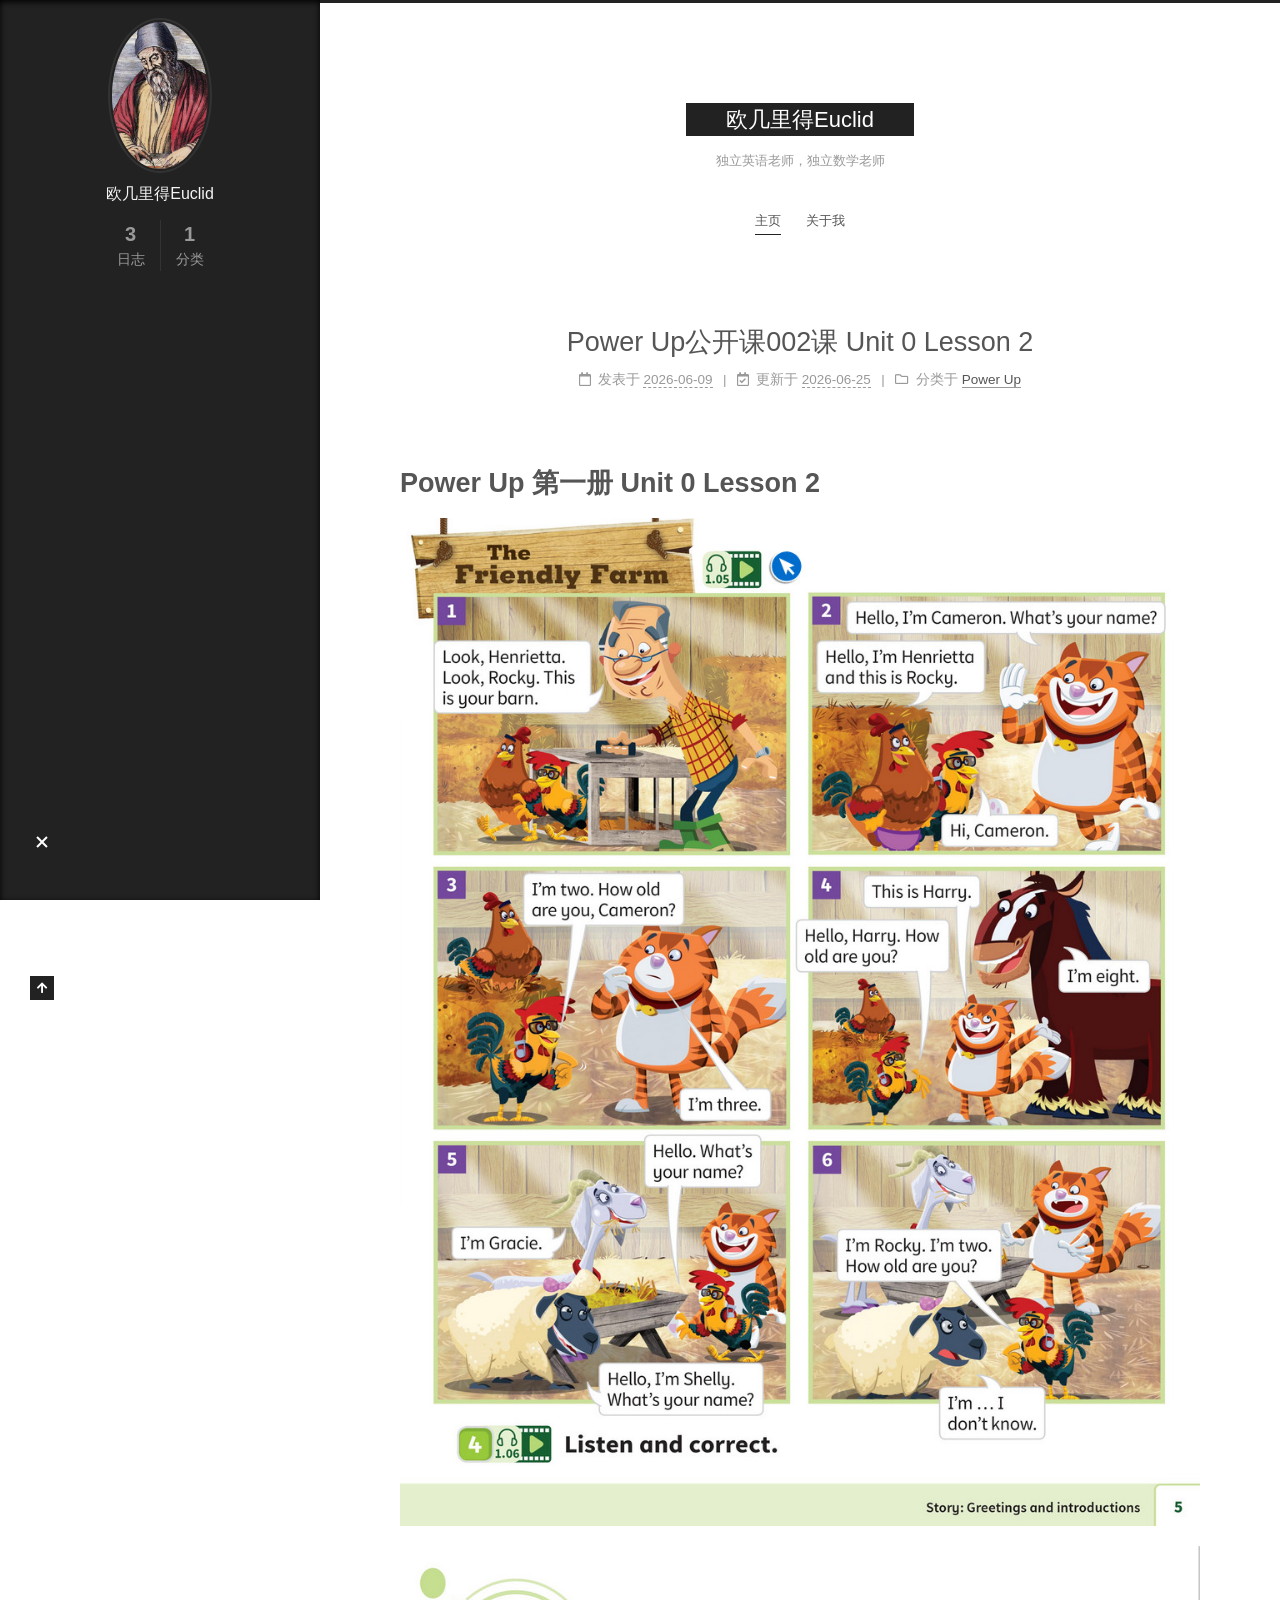
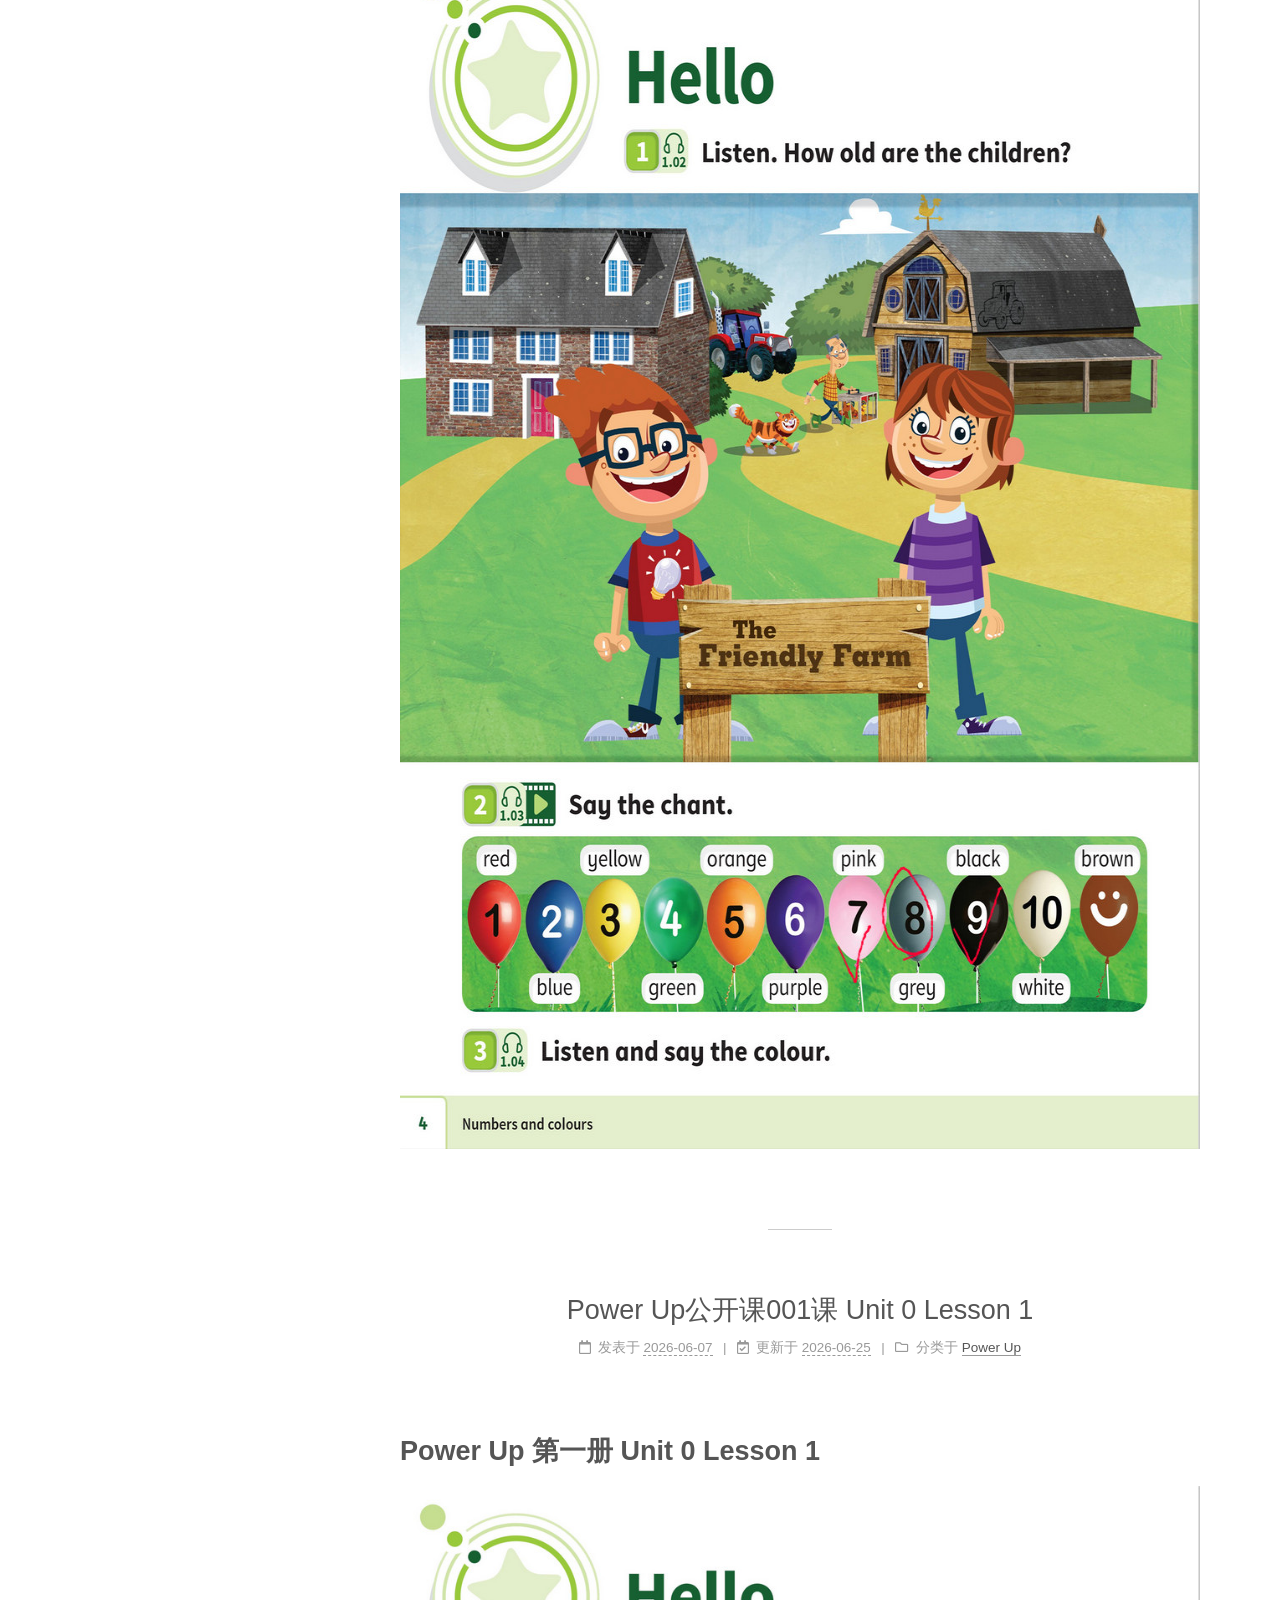
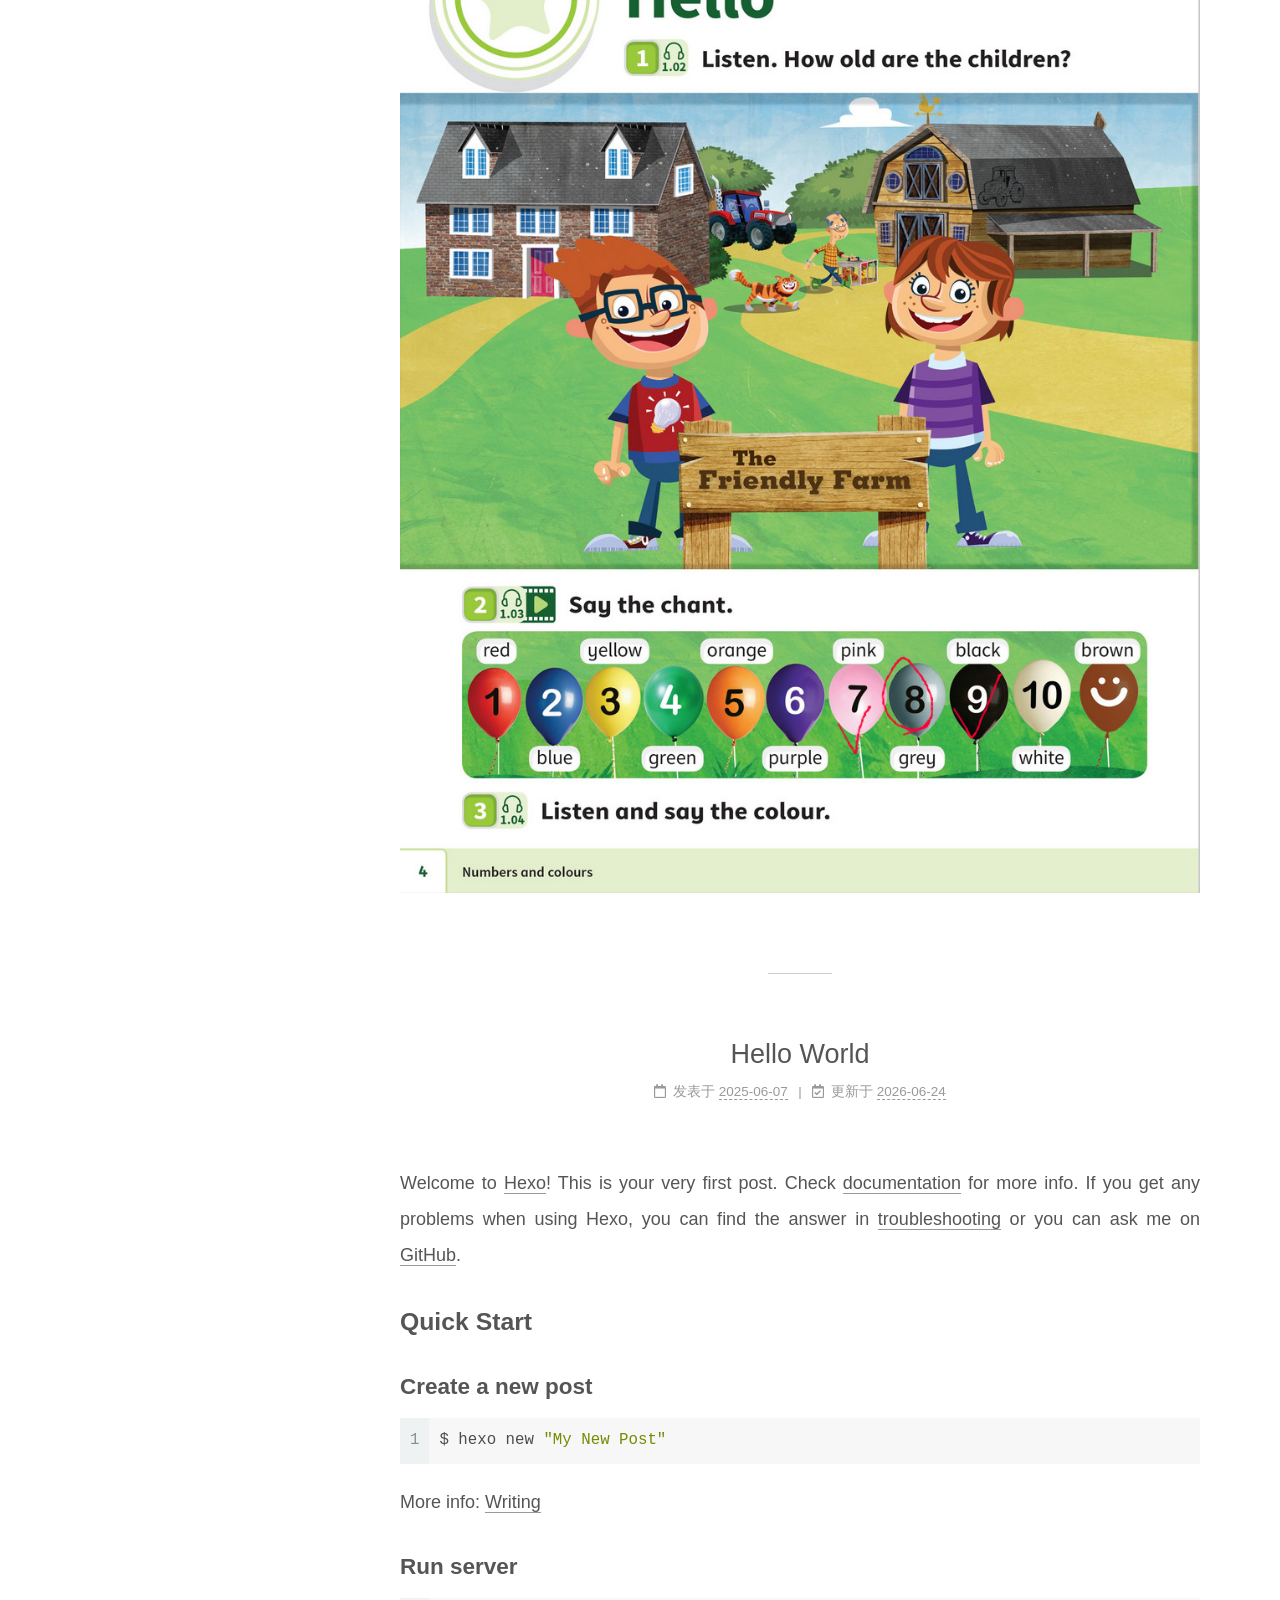
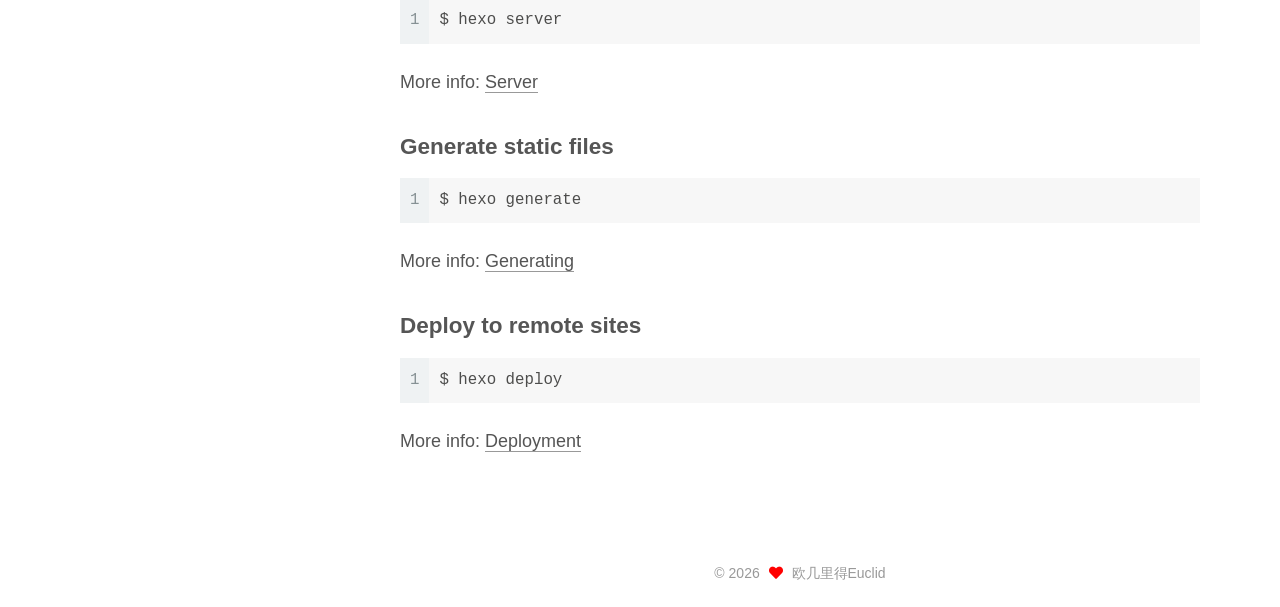
<file: index.html>
<!DOCTYPE html>
<html lang="zh-CN">
<head>
  <meta charset="UTF-8">
<meta name="viewport" content="width=device-width, initial-scale=1, maximum-scale=2">
<meta name="theme-color" content="#222">
<meta name="generator" content="Hexo 7.3.0">
  <link rel="apple-touch-icon" sizes="180x180" href="/images/apple-touch-icon-next.png">
  <link rel="icon" type="image/png" sizes="32x32" href="/images/favicon-32x32-next.png">
  <link rel="icon" type="image/png" sizes="16x16" href="/images/favicon-16x16-next.png">
  <link rel="mask-icon" href="/images/logo.svg" color="#222">

<link rel="stylesheet" href="/css/main.css">


<link rel="stylesheet" href="/lib/font-awesome/css/all.min.css">

<script id="hexo-configurations">
    var NexT = window.NexT || {};
    var CONFIG = {"hostname":"example.com","root":"/","scheme":"Muse","version":"7.8.0","exturl":false,"sidebar":{"position":"left","display":"always","padding":18,"offset":12,"onmobile":false},"copycode":{"enable":false,"show_result":false,"style":null},"back2top":{"enable":true,"sidebar":false,"scrollpercent":false},"bookmark":{"enable":false,"color":"#222","save":"auto"},"fancybox":false,"mediumzoom":false,"lazyload":false,"pangu":false,"comments":{"style":"tabs","active":null,"storage":true,"lazyload":false,"nav":null},"algolia":{"hits":{"per_page":10},"labels":{"input_placeholder":"Search for Posts","hits_empty":"We didn't find any results for the search: ${query}","hits_stats":"${hits} results found in ${time} ms"}},"localsearch":{"enable":false,"trigger":"auto","top_n_per_article":1,"unescape":false,"preload":false},"motion":{"enable":true,"async":false,"transition":{"post_block":"fadeIn","post_header":"slideDownIn","post_body":"slideDownIn","coll_header":"slideLeftIn","sidebar":"slideUpIn"}}};
  </script>

  <meta property="og:type" content="website">
<meta property="og:title" content="欧几里得Euclid">
<meta property="og:url" content="http://example.com/index.html">
<meta property="og:site_name" content="欧几里得Euclid">
<meta property="og:locale" content="zh_CN">
<meta property="article:author" content="欧几里得Euclid">
<meta name="twitter:card" content="summary">

<link rel="canonical" href="http://example.com/">


<script id="page-configurations">
  // https://hexo.io/docs/variables.html
  CONFIG.page = {
    sidebar: "",
    isHome : true,
    isPost : false,
    lang   : 'zh-CN'
  };
</script>

  <title>欧几里得Euclid</title>
  






  <noscript>
  <style>
  .use-motion .brand,
  .use-motion .menu-item,
  .sidebar-inner,
  .use-motion .post-block,
  .use-motion .pagination,
  .use-motion .comments,
  .use-motion .post-header,
  .use-motion .post-body,
  .use-motion .collection-header { opacity: initial; }

  .use-motion .site-title,
  .use-motion .site-subtitle {
    opacity: initial;
    top: initial;
  }

  .use-motion .logo-line-before i { left: initial; }
  .use-motion .logo-line-after i { right: initial; }
  </style>
</noscript>

</head>

<body itemscope itemtype="http://schema.org/WebPage">
  <div class="container use-motion">
    <div class="headband"></div>

    <header class="header" itemscope itemtype="http://schema.org/WPHeader">
      <div class="header-inner"><div class="site-brand-container">
  <div class="site-nav-toggle">
    <div class="toggle" aria-label="切换导航栏">
      <span class="toggle-line toggle-line-first"></span>
      <span class="toggle-line toggle-line-middle"></span>
      <span class="toggle-line toggle-line-last"></span>
    </div>
  </div>

  <div class="site-meta">

    <a href="/" class="brand" rel="start">
      <span class="logo-line-before"><i></i></span>
      <h1 class="site-title">欧几里得Euclid</h1>
      <span class="logo-line-after"><i></i></span>
    </a>
      <p class="site-subtitle" itemprop="description">独立英语老师，独立数学老师</p>
  </div>

  <div class="site-nav-right">
    <div class="toggle popup-trigger">
    </div>
  </div>
</div>




<nav class="site-nav">
  <ul id="menu" class="main-menu menu">
        <li class="menu-item menu-item-主页">

    <a href="/" rel="section">主页</a>

  </li>
        <li class="menu-item menu-item-关于我">

    <a href="/about-me/" rel="section">关于我</a>

  </li>
  </ul>
</nav>




</div>
    </header>

    
  <div class="back-to-top">
    <i class="fa fa-arrow-up"></i>
    <span>0%</span>
  </div>


    <main class="main">
      <div class="main-inner">
        <div class="content-wrap">
          

          <div class="content index posts-expand">
            
      
  
  
  <article itemscope itemtype="http://schema.org/Article" class="post-block" lang="zh-CN">
    <link itemprop="mainEntityOfPage" href="http://example.com/2026/06/09/002/">

    <span hidden itemprop="author" itemscope itemtype="http://schema.org/Person">
      <meta itemprop="image" content="/images/general/avatar.jpg">
      <meta itemprop="name" content="欧几里得Euclid">
      <meta itemprop="description" content="">
    </span>

    <span hidden itemprop="publisher" itemscope itemtype="http://schema.org/Organization">
      <meta itemprop="name" content="欧几里得Euclid">
    </span>
      <header class="post-header">
        <h2 class="post-title" itemprop="name headline">
          
            <a href="/2026/06/09/002/" class="post-title-link" itemprop="url">Power Up公开课002课 Unit 0 Lesson 2</a>
        </h2>

        <div class="post-meta">
            <span class="post-meta-item">
              <span class="post-meta-item-icon">
                <i class="far fa-calendar"></i>
              </span>
              <span class="post-meta-item-text">发表于</span>

              <time title="创建时间：2026-06-09 11:00:00" itemprop="dateCreated datePublished" datetime="2026-06-09T11:00:00+08:00">2026-06-09</time>
            </span>
              <span class="post-meta-item">
                <span class="post-meta-item-icon">
                  <i class="far fa-calendar-check"></i>
                </span>
                <span class="post-meta-item-text">更新于</span>
                <time title="修改时间：2026-06-25 23:29:07" itemprop="dateModified" datetime="2026-06-25T23:29:07+08:00">2026-06-25</time>
              </span>
            <span class="post-meta-item">
              <span class="post-meta-item-icon">
                <i class="far fa-folder"></i>
              </span>
              <span class="post-meta-item-text">分类于</span>
                <span itemprop="about" itemscope itemtype="http://schema.org/Thing">
                  <a href="/categories/Power-Up/" itemprop="url" rel="index"><span itemprop="name">Power Up</span></a>
                </span>
            </span>

          

        </div>
      </header>

    
    
    
    <div class="post-body" itemprop="articleBody">

      
          <h1>Power Up 第一册 Unit 0 Lesson 2</h1>

<p> <img src="/images/powerup01/page005.jpg" alt="图片描述"></p>
 <img src="/images/powerup01/page004.jpg" width="956" height="1203" alt=""/>

      
    </div>

    
    
    
      <footer class="post-footer">
        <div class="post-eof"></div>
      </footer>
  </article>
  
  
  

      
  
  
  <article itemscope itemtype="http://schema.org/Article" class="post-block" lang="zh-CN">
    <link itemprop="mainEntityOfPage" href="http://example.com/2026/06/07/001/">

    <span hidden itemprop="author" itemscope itemtype="http://schema.org/Person">
      <meta itemprop="image" content="/images/general/avatar.jpg">
      <meta itemprop="name" content="欧几里得Euclid">
      <meta itemprop="description" content="">
    </span>

    <span hidden itemprop="publisher" itemscope itemtype="http://schema.org/Organization">
      <meta itemprop="name" content="欧几里得Euclid">
    </span>
      <header class="post-header">
        <h2 class="post-title" itemprop="name headline">
          
            <a href="/2026/06/07/001/" class="post-title-link" itemprop="url">Power Up公开课001课 Unit 0 Lesson 1</a>
        </h2>

        <div class="post-meta">
            <span class="post-meta-item">
              <span class="post-meta-item-icon">
                <i class="far fa-calendar"></i>
              </span>
              <span class="post-meta-item-text">发表于</span>

              <time title="创建时间：2026-06-07 11:00:00" itemprop="dateCreated datePublished" datetime="2026-06-07T11:00:00+08:00">2026-06-07</time>
            </span>
              <span class="post-meta-item">
                <span class="post-meta-item-icon">
                  <i class="far fa-calendar-check"></i>
                </span>
                <span class="post-meta-item-text">更新于</span>
                <time title="修改时间：2026-06-25 23:29:39" itemprop="dateModified" datetime="2026-06-25T23:29:39+08:00">2026-06-25</time>
              </span>
            <span class="post-meta-item">
              <span class="post-meta-item-icon">
                <i class="far fa-folder"></i>
              </span>
              <span class="post-meta-item-text">分类于</span>
                <span itemprop="about" itemscope itemtype="http://schema.org/Thing">
                  <a href="/categories/Power-Up/" itemprop="url" rel="index"><span itemprop="name">Power Up</span></a>
                </span>
            </span>

          

        </div>
      </header>

    
    
    
    <div class="post-body" itemprop="articleBody">

      
          <h1>Power Up 第一册 Unit 0 Lesson 1</h1>

<p> <img src="/images/powerup01/page004.jpg" alt="图片描述"></p>

      
    </div>

    
    
    
      <footer class="post-footer">
        <div class="post-eof"></div>
      </footer>
  </article>
  
  
  

      
  
  
  <article itemscope itemtype="http://schema.org/Article" class="post-block" lang="zh-CN">
    <link itemprop="mainEntityOfPage" href="http://example.com/2025/06/07/hello-world/">

    <span hidden itemprop="author" itemscope itemtype="http://schema.org/Person">
      <meta itemprop="image" content="/images/general/avatar.jpg">
      <meta itemprop="name" content="欧几里得Euclid">
      <meta itemprop="description" content="">
    </span>

    <span hidden itemprop="publisher" itemscope itemtype="http://schema.org/Organization">
      <meta itemprop="name" content="欧几里得Euclid">
    </span>
      <header class="post-header">
        <h2 class="post-title" itemprop="name headline">
          
            <a href="/2025/06/07/hello-world/" class="post-title-link" itemprop="url">Hello World</a>
        </h2>

        <div class="post-meta">
            <span class="post-meta-item">
              <span class="post-meta-item-icon">
                <i class="far fa-calendar"></i>
              </span>
              <span class="post-meta-item-text">发表于</span>

              <time title="创建时间：2025-06-07 11:00:00" itemprop="dateCreated datePublished" datetime="2025-06-07T11:00:00+08:00">2025-06-07</time>
            </span>
              <span class="post-meta-item">
                <span class="post-meta-item-icon">
                  <i class="far fa-calendar-check"></i>
                </span>
                <span class="post-meta-item-text">更新于</span>
                <time title="修改时间：2026-06-24 15:22:51" itemprop="dateModified" datetime="2026-06-24T15:22:51+08:00">2026-06-24</time>
              </span>

          

        </div>
      </header>

    
    
    
    <div class="post-body" itemprop="articleBody">

      
          <p>Welcome to <a target="_blank" rel="noopener" href="https://hexo.io/">Hexo</a>! This is your very first post. Check <a target="_blank" rel="noopener" href="https://hexo.io/docs/">documentation</a> for more info. If you get any problems when using Hexo, you can find the answer in <a target="_blank" rel="noopener" href="https://hexo.io/docs/troubleshooting.html">troubleshooting</a> or you can ask me on <a target="_blank" rel="noopener" href="https://github.com/hexojs/hexo/issues">GitHub</a>.</p>
<h2 id="Quick-Start"><a href="#Quick-Start" class="headerlink" title="Quick Start"></a>Quick Start</h2><h3 id="Create-a-new-post"><a href="#Create-a-new-post" class="headerlink" title="Create a new post"></a>Create a new post</h3><figure class="highlight bash"><table><tr><td class="gutter"><pre><span class="line">1</span><br></pre></td><td class="code"><pre><span class="line">$ hexo new <span class="string">&quot;My New Post&quot;</span></span><br></pre></td></tr></table></figure>

<p>More info: <a target="_blank" rel="noopener" href="https://hexo.io/docs/writing.html">Writing</a></p>
<h3 id="Run-server"><a href="#Run-server" class="headerlink" title="Run server"></a>Run server</h3><figure class="highlight bash"><table><tr><td class="gutter"><pre><span class="line">1</span><br></pre></td><td class="code"><pre><span class="line">$ hexo server</span><br></pre></td></tr></table></figure>

<p>More info: <a target="_blank" rel="noopener" href="https://hexo.io/docs/server.html">Server</a></p>
<h3 id="Generate-static-files"><a href="#Generate-static-files" class="headerlink" title="Generate static files"></a>Generate static files</h3><figure class="highlight bash"><table><tr><td class="gutter"><pre><span class="line">1</span><br></pre></td><td class="code"><pre><span class="line">$ hexo generate</span><br></pre></td></tr></table></figure>

<p>More info: <a target="_blank" rel="noopener" href="https://hexo.io/docs/generating.html">Generating</a></p>
<h3 id="Deploy-to-remote-sites"><a href="#Deploy-to-remote-sites" class="headerlink" title="Deploy to remote sites"></a>Deploy to remote sites</h3><figure class="highlight bash"><table><tr><td class="gutter"><pre><span class="line">1</span><br></pre></td><td class="code"><pre><span class="line">$ hexo deploy</span><br></pre></td></tr></table></figure>

<p>More info: <a target="_blank" rel="noopener" href="https://hexo.io/docs/one-command-deployment.html">Deployment</a></p>

      
    </div>

    
    
    
      <footer class="post-footer">
        <div class="post-eof"></div>
      </footer>
  </article>
  
  
  


  



          </div>
          

<script>
  window.addEventListener('tabs:register', () => {
    let { activeClass } = CONFIG.comments;
    if (CONFIG.comments.storage) {
      activeClass = localStorage.getItem('comments_active') || activeClass;
    }
    if (activeClass) {
      let activeTab = document.querySelector(`a[href="#comment-${activeClass}"]`);
      if (activeTab) {
        activeTab.click();
      }
    }
  });
  if (CONFIG.comments.storage) {
    window.addEventListener('tabs:click', event => {
      if (!event.target.matches('.tabs-comment .tab-content .tab-pane')) return;
      let commentClass = event.target.classList[1];
      localStorage.setItem('comments_active', commentClass);
    });
  }
</script>

        </div>
          
  
  <div class="toggle sidebar-toggle">
    <span class="toggle-line toggle-line-first"></span>
    <span class="toggle-line toggle-line-middle"></span>
    <span class="toggle-line toggle-line-last"></span>
  </div>

  <aside class="sidebar">
    <div class="sidebar-inner">

      <ul class="sidebar-nav motion-element">
        <li class="sidebar-nav-toc">
          文章目录
        </li>
        <li class="sidebar-nav-overview">
          站点概览
        </li>
      </ul>

      <!--noindex-->
      <div class="post-toc-wrap sidebar-panel">
      </div>
      <!--/noindex-->

      <div class="site-overview-wrap sidebar-panel">
        <div class="site-author motion-element" itemprop="author" itemscope itemtype="http://schema.org/Person">
    <img class="site-author-image" itemprop="image" alt="欧几里得Euclid"
      src="/images/general/avatar.jpg">
  <p class="site-author-name" itemprop="name">欧几里得Euclid</p>
  <div class="site-description" itemprop="description"></div>
</div>
<div class="site-state-wrap motion-element">
  <nav class="site-state">
      <div class="site-state-item site-state-posts">
          <a href="/archives">
          <span class="site-state-item-count">3</span>
          <span class="site-state-item-name">日志</span>
        </a>
      </div>
      <div class="site-state-item site-state-categories">
        <span class="site-state-item-count">1</span>
        <span class="site-state-item-name">分类</span>
      </div>
  </nav>
</div>



      </div>

    </div>
  </aside>
  <div id="sidebar-dimmer"></div>


      </div>
    </main>

    <footer class="footer">
      <div class="footer-inner">
        

        

<div class="copyright">
  
  &copy; 
  <span itemprop="copyrightYear">2026</span>
  <span class="with-love">
    <i class="fa fa-heart"></i>
  </span>
  <span class="author" itemprop="copyrightHolder">欧几里得Euclid</span>
</div>

        








      </div>
    </footer>
  </div>

  
  <script src="/lib/anime.min.js"></script>
  <script src="/lib/velocity/velocity.min.js"></script>
  <script src="/lib/velocity/velocity.ui.min.js"></script>

<script src="/js/utils.js"></script>

<script src="/js/motion.js"></script>


<script src="/js/schemes/muse.js"></script>


<script src="/js/next-boot.js"></script>




  















  

  

</body>
</html>
</file>
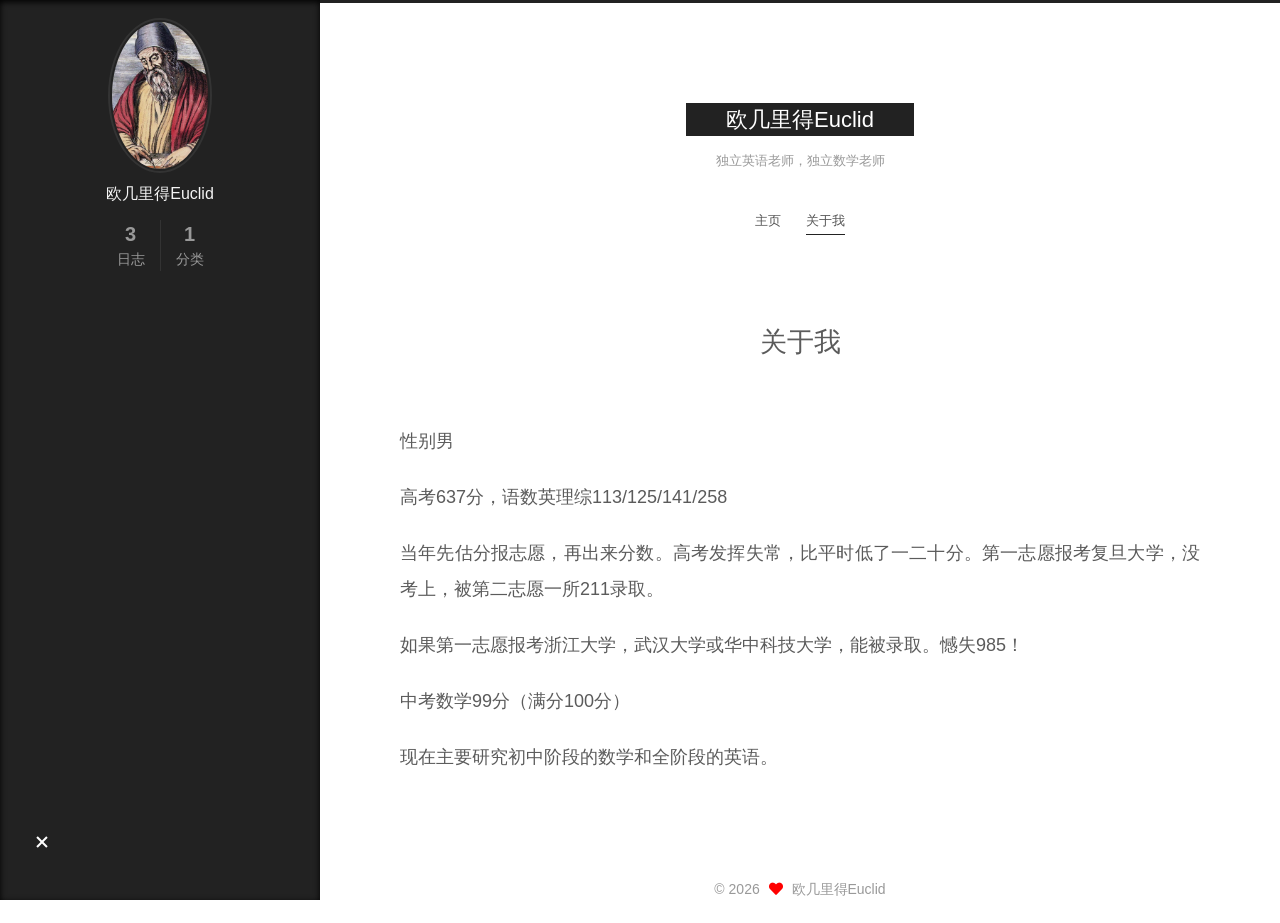
<file: about-me/index.html>
<!DOCTYPE html>
<html lang="zh-CN">
<head>
  <meta charset="UTF-8">
<meta name="viewport" content="width=device-width, initial-scale=1, maximum-scale=2">
<meta name="theme-color" content="#222">
<meta name="generator" content="Hexo 7.3.0">
  <link rel="apple-touch-icon" sizes="180x180" href="/images/apple-touch-icon-next.png">
  <link rel="icon" type="image/png" sizes="32x32" href="/images/favicon-32x32-next.png">
  <link rel="icon" type="image/png" sizes="16x16" href="/images/favicon-16x16-next.png">
  <link rel="mask-icon" href="/images/logo.svg" color="#222">

<link rel="stylesheet" href="/css/main.css">


<link rel="stylesheet" href="/lib/font-awesome/css/all.min.css">

<script id="hexo-configurations">
    var NexT = window.NexT || {};
    var CONFIG = {"hostname":"example.com","root":"/","scheme":"Muse","version":"7.8.0","exturl":false,"sidebar":{"position":"left","display":"always","padding":18,"offset":12,"onmobile":false},"copycode":{"enable":false,"show_result":false,"style":null},"back2top":{"enable":true,"sidebar":false,"scrollpercent":false},"bookmark":{"enable":false,"color":"#222","save":"auto"},"fancybox":false,"mediumzoom":false,"lazyload":false,"pangu":false,"comments":{"style":"tabs","active":null,"storage":true,"lazyload":false,"nav":null},"algolia":{"hits":{"per_page":10},"labels":{"input_placeholder":"Search for Posts","hits_empty":"We didn't find any results for the search: ${query}","hits_stats":"${hits} results found in ${time} ms"}},"localsearch":{"enable":false,"trigger":"auto","top_n_per_article":1,"unescape":false,"preload":false},"motion":{"enable":true,"async":false,"transition":{"post_block":"fadeIn","post_header":"slideDownIn","post_body":"slideDownIn","coll_header":"slideLeftIn","sidebar":"slideUpIn"}}};
  </script>

  <meta name="description" content="性别男 高考637分，语数英理综113&#x2F;125&#x2F;141&#x2F;258 当年先估分报志愿，再出来分数。高考发挥失常，比平时低了一二十分。第一志愿报考复旦大学，没考上，被第二志愿一所211录取。 如果第一志愿报考浙江大学，武汉大学或华中科技大学，能被录取。憾失985！   中考数学99分（满分100分） 现在主要研究初中阶段的数学和全阶段的英语。">
<meta property="og:type" content="website">
<meta property="og:title" content="关于我">
<meta property="og:url" content="http://example.com/about-me/index.html">
<meta property="og:site_name" content="欧几里得Euclid">
<meta property="og:description" content="性别男 高考637分，语数英理综113&#x2F;125&#x2F;141&#x2F;258 当年先估分报志愿，再出来分数。高考发挥失常，比平时低了一二十分。第一志愿报考复旦大学，没考上，被第二志愿一所211录取。 如果第一志愿报考浙江大学，武汉大学或华中科技大学，能被录取。憾失985！   中考数学99分（满分100分） 现在主要研究初中阶段的数学和全阶段的英语。">
<meta property="og:locale" content="zh_CN">
<meta property="article:published_time" content="2026-06-24T03:00:00.000Z">
<meta property="article:modified_time" content="2026-06-24T06:02:12.796Z">
<meta property="article:author" content="欧几里得Euclid">
<meta name="twitter:card" content="summary">

<link rel="canonical" href="http://example.com/about-me/">


<script id="page-configurations">
  // https://hexo.io/docs/variables.html
  CONFIG.page = {
    sidebar: "",
    isHome : false,
    isPost : false,
    lang   : 'zh-CN'
  };
</script>

  <title>关于我 | 欧几里得Euclid
</title>
  






  <noscript>
  <style>
  .use-motion .brand,
  .use-motion .menu-item,
  .sidebar-inner,
  .use-motion .post-block,
  .use-motion .pagination,
  .use-motion .comments,
  .use-motion .post-header,
  .use-motion .post-body,
  .use-motion .collection-header { opacity: initial; }

  .use-motion .site-title,
  .use-motion .site-subtitle {
    opacity: initial;
    top: initial;
  }

  .use-motion .logo-line-before i { left: initial; }
  .use-motion .logo-line-after i { right: initial; }
  </style>
</noscript>

</head>

<body itemscope itemtype="http://schema.org/WebPage">
  <div class="container use-motion">
    <div class="headband"></div>

    <header class="header" itemscope itemtype="http://schema.org/WPHeader">
      <div class="header-inner"><div class="site-brand-container">
  <div class="site-nav-toggle">
    <div class="toggle" aria-label="切换导航栏">
      <span class="toggle-line toggle-line-first"></span>
      <span class="toggle-line toggle-line-middle"></span>
      <span class="toggle-line toggle-line-last"></span>
    </div>
  </div>

  <div class="site-meta">

    <a href="/" class="brand" rel="start">
      <span class="logo-line-before"><i></i></span>
      <h1 class="site-title">欧几里得Euclid</h1>
      <span class="logo-line-after"><i></i></span>
    </a>
      <p class="site-subtitle" itemprop="description">独立英语老师，独立数学老师</p>
  </div>

  <div class="site-nav-right">
    <div class="toggle popup-trigger">
    </div>
  </div>
</div>




<nav class="site-nav">
  <ul id="menu" class="main-menu menu">
        <li class="menu-item menu-item-主页">

    <a href="/" rel="section">主页</a>

  </li>
        <li class="menu-item menu-item-关于我">

    <a href="/about-me/" rel="section">关于我</a>

  </li>
  </ul>
</nav>




</div>
    </header>

    
  <div class="back-to-top">
    <i class="fa fa-arrow-up"></i>
    <span>0%</span>
  </div>


    <main class="main">
      <div class="main-inner">
        <div class="content-wrap">
          
  
  

          <div class="content page posts-expand">
            

    
    
    
    <div class="post-block" lang="zh-CN">
      <header class="post-header">

<h1 class="post-title" itemprop="name headline">关于我
</h1>

<div class="post-meta">
  

</div>

</header>

      
      
      
      <div class="post-body">
          <p>性别男</p>
<p>高考637分，语数英理综113/125/141/258</p>
<p>当年先估分报志愿，再出来分数。高考发挥失常，比平时低了一二十分。第一志愿报考复旦大学，没考上，被第二志愿一所211录取。</p>
<p>如果第一志愿报考浙江大学，武汉大学或华中科技大学，能被录取。憾失985！</p>
<p>  中考数学99分（满分100分）</p>
<p>现在主要研究初中阶段的数学和全阶段的英语。</p>
      </div>
      
      
      
    </div>
    

    
    
    


          </div>
          

<script>
  window.addEventListener('tabs:register', () => {
    let { activeClass } = CONFIG.comments;
    if (CONFIG.comments.storage) {
      activeClass = localStorage.getItem('comments_active') || activeClass;
    }
    if (activeClass) {
      let activeTab = document.querySelector(`a[href="#comment-${activeClass}"]`);
      if (activeTab) {
        activeTab.click();
      }
    }
  });
  if (CONFIG.comments.storage) {
    window.addEventListener('tabs:click', event => {
      if (!event.target.matches('.tabs-comment .tab-content .tab-pane')) return;
      let commentClass = event.target.classList[1];
      localStorage.setItem('comments_active', commentClass);
    });
  }
</script>

        </div>
          
  
  <div class="toggle sidebar-toggle">
    <span class="toggle-line toggle-line-first"></span>
    <span class="toggle-line toggle-line-middle"></span>
    <span class="toggle-line toggle-line-last"></span>
  </div>

  <aside class="sidebar">
    <div class="sidebar-inner">

      <ul class="sidebar-nav motion-element">
        <li class="sidebar-nav-toc">
          文章目录
        </li>
        <li class="sidebar-nav-overview">
          站点概览
        </li>
      </ul>

      <!--noindex-->
      <div class="post-toc-wrap sidebar-panel">
      </div>
      <!--/noindex-->

      <div class="site-overview-wrap sidebar-panel">
        <div class="site-author motion-element" itemprop="author" itemscope itemtype="http://schema.org/Person">
    <img class="site-author-image" itemprop="image" alt="欧几里得Euclid"
      src="/images/general/avatar.jpg">
  <p class="site-author-name" itemprop="name">欧几里得Euclid</p>
  <div class="site-description" itemprop="description"></div>
</div>
<div class="site-state-wrap motion-element">
  <nav class="site-state">
      <div class="site-state-item site-state-posts">
          <a href="/archives">
          <span class="site-state-item-count">3</span>
          <span class="site-state-item-name">日志</span>
        </a>
      </div>
      <div class="site-state-item site-state-categories">
        <span class="site-state-item-count">1</span>
        <span class="site-state-item-name">分类</span>
      </div>
  </nav>
</div>



      </div>

    </div>
  </aside>
  <div id="sidebar-dimmer"></div>


      </div>
    </main>

    <footer class="footer">
      <div class="footer-inner">
        

        

<div class="copyright">
  
  &copy; 
  <span itemprop="copyrightYear">2026</span>
  <span class="with-love">
    <i class="fa fa-heart"></i>
  </span>
  <span class="author" itemprop="copyrightHolder">欧几里得Euclid</span>
</div>

        








      </div>
    </footer>
  </div>

  
  <script src="/lib/anime.min.js"></script>
  <script src="/lib/velocity/velocity.min.js"></script>
  <script src="/lib/velocity/velocity.ui.min.js"></script>

<script src="/js/utils.js"></script>

<script src="/js/motion.js"></script>


<script src="/js/schemes/muse.js"></script>


<script src="/js/next-boot.js"></script>




  















  

  

</body>
</html>
</file>
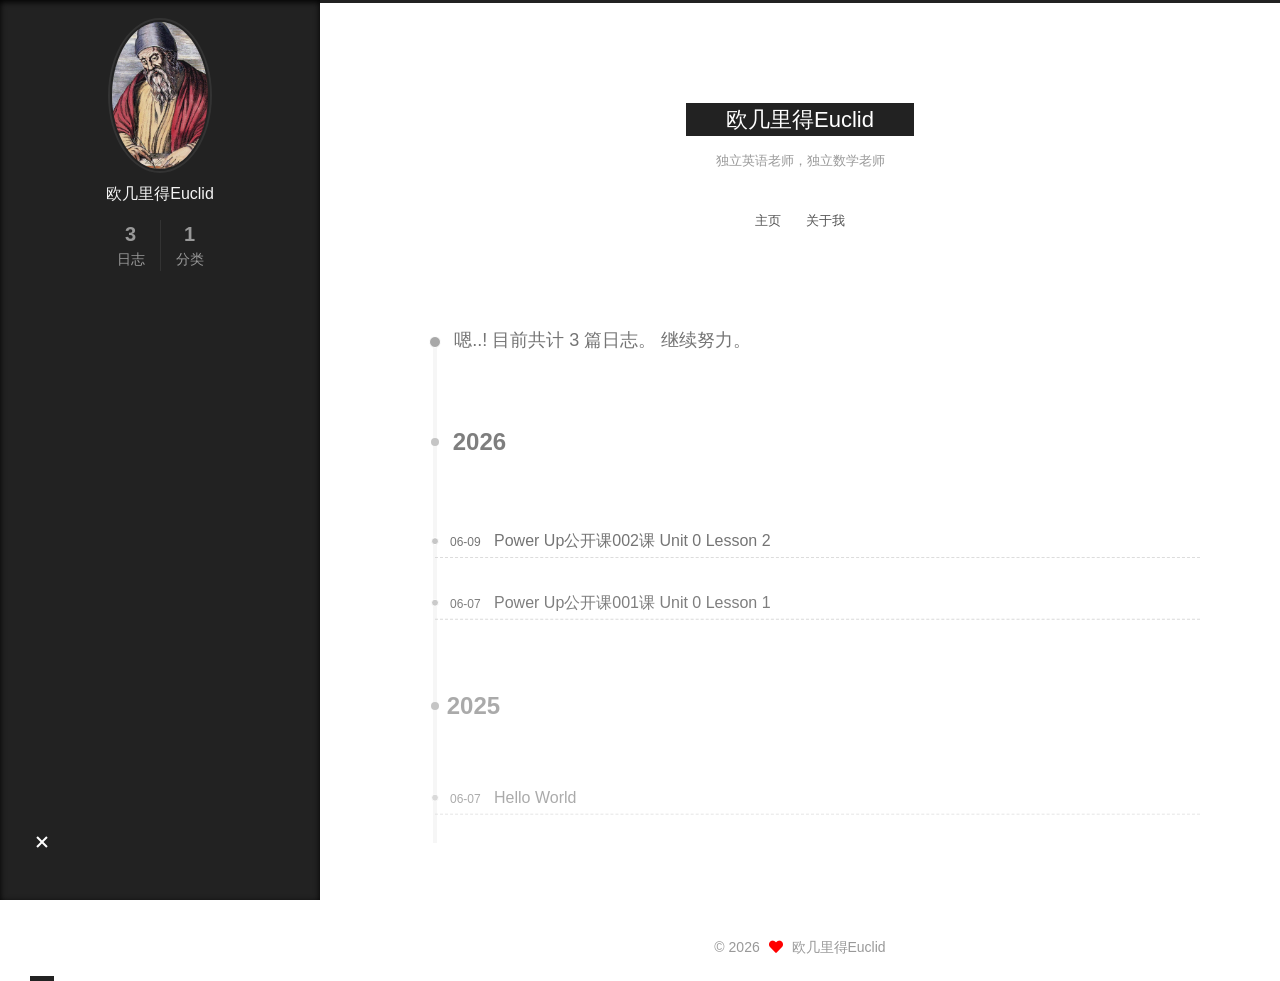
<file: archives/index.html>
<!DOCTYPE html>
<html lang="zh-CN">
<head>
  <meta charset="UTF-8">
<meta name="viewport" content="width=device-width, initial-scale=1, maximum-scale=2">
<meta name="theme-color" content="#222">
<meta name="generator" content="Hexo 7.3.0">
  <link rel="apple-touch-icon" sizes="180x180" href="/images/apple-touch-icon-next.png">
  <link rel="icon" type="image/png" sizes="32x32" href="/images/favicon-32x32-next.png">
  <link rel="icon" type="image/png" sizes="16x16" href="/images/favicon-16x16-next.png">
  <link rel="mask-icon" href="/images/logo.svg" color="#222">

<link rel="stylesheet" href="/css/main.css">


<link rel="stylesheet" href="/lib/font-awesome/css/all.min.css">

<script id="hexo-configurations">
    var NexT = window.NexT || {};
    var CONFIG = {"hostname":"example.com","root":"/","scheme":"Muse","version":"7.8.0","exturl":false,"sidebar":{"position":"left","display":"always","padding":18,"offset":12,"onmobile":false},"copycode":{"enable":false,"show_result":false,"style":null},"back2top":{"enable":true,"sidebar":false,"scrollpercent":false},"bookmark":{"enable":false,"color":"#222","save":"auto"},"fancybox":false,"mediumzoom":false,"lazyload":false,"pangu":false,"comments":{"style":"tabs","active":null,"storage":true,"lazyload":false,"nav":null},"algolia":{"hits":{"per_page":10},"labels":{"input_placeholder":"Search for Posts","hits_empty":"We didn't find any results for the search: ${query}","hits_stats":"${hits} results found in ${time} ms"}},"localsearch":{"enable":false,"trigger":"auto","top_n_per_article":1,"unescape":false,"preload":false},"motion":{"enable":true,"async":false,"transition":{"post_block":"fadeIn","post_header":"slideDownIn","post_body":"slideDownIn","coll_header":"slideLeftIn","sidebar":"slideUpIn"}}};
  </script>

  <meta property="og:type" content="website">
<meta property="og:title" content="欧几里得Euclid">
<meta property="og:url" content="http://example.com/archives/index.html">
<meta property="og:site_name" content="欧几里得Euclid">
<meta property="og:locale" content="zh_CN">
<meta property="article:author" content="欧几里得Euclid">
<meta name="twitter:card" content="summary">

<link rel="canonical" href="http://example.com/archives/">


<script id="page-configurations">
  // https://hexo.io/docs/variables.html
  CONFIG.page = {
    sidebar: "",
    isHome : false,
    isPost : false,
    lang   : 'zh-CN'
  };
</script>

  <title>归档 | 欧几里得Euclid</title>
  






  <noscript>
  <style>
  .use-motion .brand,
  .use-motion .menu-item,
  .sidebar-inner,
  .use-motion .post-block,
  .use-motion .pagination,
  .use-motion .comments,
  .use-motion .post-header,
  .use-motion .post-body,
  .use-motion .collection-header { opacity: initial; }

  .use-motion .site-title,
  .use-motion .site-subtitle {
    opacity: initial;
    top: initial;
  }

  .use-motion .logo-line-before i { left: initial; }
  .use-motion .logo-line-after i { right: initial; }
  </style>
</noscript>

</head>

<body itemscope itemtype="http://schema.org/WebPage">
  <div class="container use-motion">
    <div class="headband"></div>

    <header class="header" itemscope itemtype="http://schema.org/WPHeader">
      <div class="header-inner"><div class="site-brand-container">
  <div class="site-nav-toggle">
    <div class="toggle" aria-label="切换导航栏">
      <span class="toggle-line toggle-line-first"></span>
      <span class="toggle-line toggle-line-middle"></span>
      <span class="toggle-line toggle-line-last"></span>
    </div>
  </div>

  <div class="site-meta">

    <a href="/" class="brand" rel="start">
      <span class="logo-line-before"><i></i></span>
      <h1 class="site-title">欧几里得Euclid</h1>
      <span class="logo-line-after"><i></i></span>
    </a>
      <p class="site-subtitle" itemprop="description">独立英语老师，独立数学老师</p>
  </div>

  <div class="site-nav-right">
    <div class="toggle popup-trigger">
    </div>
  </div>
</div>




<nav class="site-nav">
  <ul id="menu" class="main-menu menu">
        <li class="menu-item menu-item-主页">

    <a href="/" rel="section">主页</a>

  </li>
        <li class="menu-item menu-item-关于我">

    <a href="/about-me/" rel="section">关于我</a>

  </li>
  </ul>
</nav>




</div>
    </header>

    
  <div class="back-to-top">
    <i class="fa fa-arrow-up"></i>
    <span>0%</span>
  </div>


    <main class="main">
      <div class="main-inner">
        <div class="content-wrap">
          

          <div class="content archive">
            

  
  
  
  <div class="post-block">
    <div class="posts-collapse">
      <div class="collection-title">
        <span class="collection-header">嗯..! 目前共计 3 篇日志。 继续努力。</span>
      </div>

      
    <div class="collection-year">
      <span class="collection-header">2026</span>
    </div>

  <article itemscope itemtype="http://schema.org/Article">
    <header class="post-header">

      <div class="post-meta">
        <time itemprop="dateCreated"
              datetime="2026-06-09T11:00:00+08:00"
              content="2026-06-09">
          06-09
        </time>
      </div>

      <div class="post-title">
          <a class="post-title-link" href="/2026/06/09/002/" itemprop="url">
            <span itemprop="name">Power Up公开课002课 Unit 0 Lesson 2</span>
          </a>
      </div>

    </header>
  </article>

  <article itemscope itemtype="http://schema.org/Article">
    <header class="post-header">

      <div class="post-meta">
        <time itemprop="dateCreated"
              datetime="2026-06-07T11:00:00+08:00"
              content="2026-06-07">
          06-07
        </time>
      </div>

      <div class="post-title">
          <a class="post-title-link" href="/2026/06/07/001/" itemprop="url">
            <span itemprop="name">Power Up公开课001课 Unit 0 Lesson 1</span>
          </a>
      </div>

    </header>
  </article>
    <div class="collection-year">
      <span class="collection-header">2025</span>
    </div>

  <article itemscope itemtype="http://schema.org/Article">
    <header class="post-header">

      <div class="post-meta">
        <time itemprop="dateCreated"
              datetime="2025-06-07T11:00:00+08:00"
              content="2025-06-07">
          06-07
        </time>
      </div>

      <div class="post-title">
          <a class="post-title-link" href="/2025/06/07/hello-world/" itemprop="url">
            <span itemprop="name">Hello World</span>
          </a>
      </div>

    </header>
  </article>


    </div>
  </div>
  
  
  

  



          </div>
          

<script>
  window.addEventListener('tabs:register', () => {
    let { activeClass } = CONFIG.comments;
    if (CONFIG.comments.storage) {
      activeClass = localStorage.getItem('comments_active') || activeClass;
    }
    if (activeClass) {
      let activeTab = document.querySelector(`a[href="#comment-${activeClass}"]`);
      if (activeTab) {
        activeTab.click();
      }
    }
  });
  if (CONFIG.comments.storage) {
    window.addEventListener('tabs:click', event => {
      if (!event.target.matches('.tabs-comment .tab-content .tab-pane')) return;
      let commentClass = event.target.classList[1];
      localStorage.setItem('comments_active', commentClass);
    });
  }
</script>

        </div>
          
  
  <div class="toggle sidebar-toggle">
    <span class="toggle-line toggle-line-first"></span>
    <span class="toggle-line toggle-line-middle"></span>
    <span class="toggle-line toggle-line-last"></span>
  </div>

  <aside class="sidebar">
    <div class="sidebar-inner">

      <ul class="sidebar-nav motion-element">
        <li class="sidebar-nav-toc">
          文章目录
        </li>
        <li class="sidebar-nav-overview">
          站点概览
        </li>
      </ul>

      <!--noindex-->
      <div class="post-toc-wrap sidebar-panel">
      </div>
      <!--/noindex-->

      <div class="site-overview-wrap sidebar-panel">
        <div class="site-author motion-element" itemprop="author" itemscope itemtype="http://schema.org/Person">
    <img class="site-author-image" itemprop="image" alt="欧几里得Euclid"
      src="/images/general/avatar.jpg">
  <p class="site-author-name" itemprop="name">欧几里得Euclid</p>
  <div class="site-description" itemprop="description"></div>
</div>
<div class="site-state-wrap motion-element">
  <nav class="site-state">
      <div class="site-state-item site-state-posts">
          <a href="/archives">
          <span class="site-state-item-count">3</span>
          <span class="site-state-item-name">日志</span>
        </a>
      </div>
      <div class="site-state-item site-state-categories">
        <span class="site-state-item-count">1</span>
        <span class="site-state-item-name">分类</span>
      </div>
  </nav>
</div>



      </div>

    </div>
  </aside>
  <div id="sidebar-dimmer"></div>


      </div>
    </main>

    <footer class="footer">
      <div class="footer-inner">
        

        

<div class="copyright">
  
  &copy; 
  <span itemprop="copyrightYear">2026</span>
  <span class="with-love">
    <i class="fa fa-heart"></i>
  </span>
  <span class="author" itemprop="copyrightHolder">欧几里得Euclid</span>
</div>

        








      </div>
    </footer>
  </div>

  
  <script src="/lib/anime.min.js"></script>
  <script src="/lib/velocity/velocity.min.js"></script>
  <script src="/lib/velocity/velocity.ui.min.js"></script>

<script src="/js/utils.js"></script>

<script src="/js/motion.js"></script>


<script src="/js/schemes/muse.js"></script>


<script src="/js/next-boot.js"></script>




  















  

  

</body>
</html>
</file>
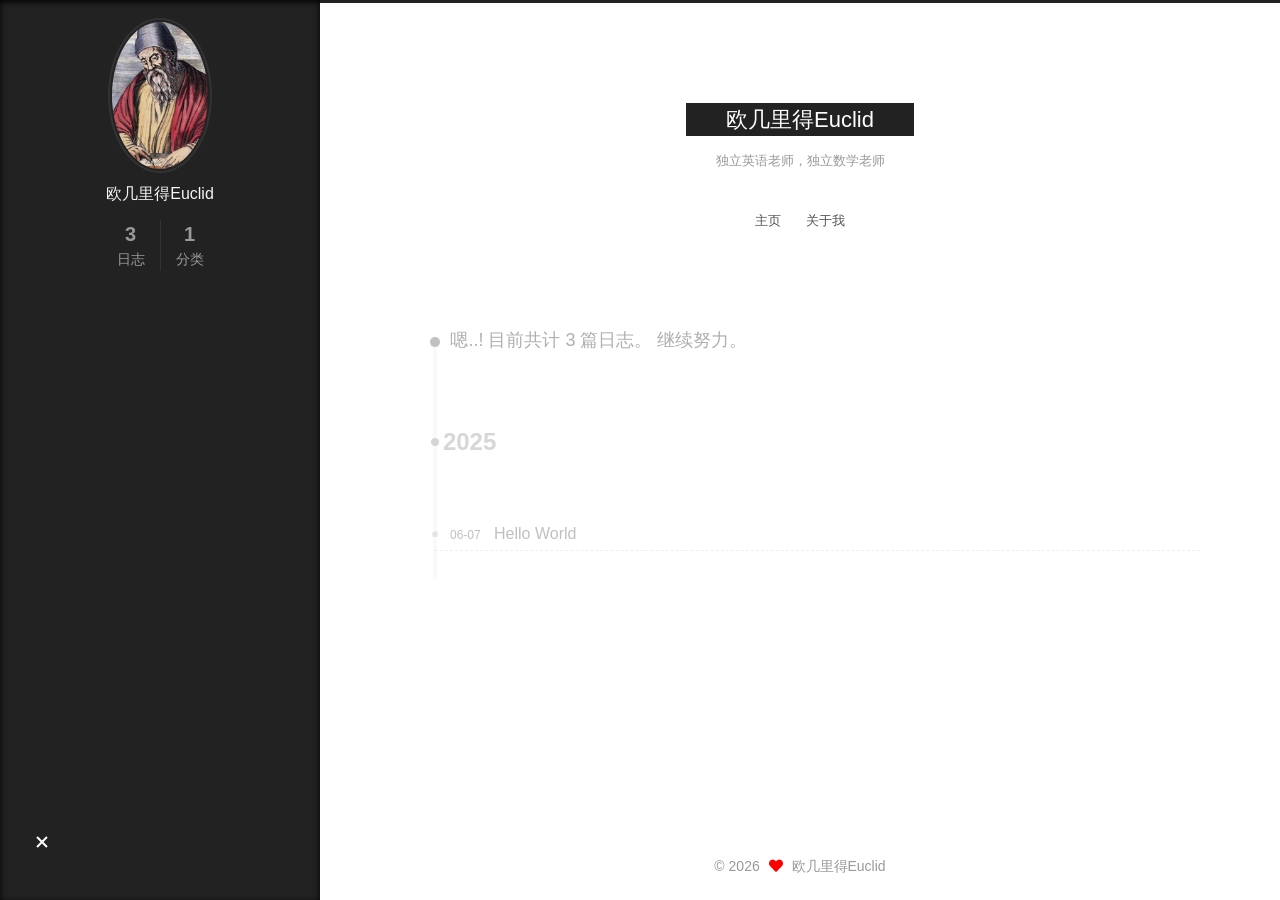
<file: archives/2025/index.html>
<!DOCTYPE html>
<html lang="zh-CN">
<head>
  <meta charset="UTF-8">
<meta name="viewport" content="width=device-width, initial-scale=1, maximum-scale=2">
<meta name="theme-color" content="#222">
<meta name="generator" content="Hexo 7.3.0">
  <link rel="apple-touch-icon" sizes="180x180" href="/images/apple-touch-icon-next.png">
  <link rel="icon" type="image/png" sizes="32x32" href="/images/favicon-32x32-next.png">
  <link rel="icon" type="image/png" sizes="16x16" href="/images/favicon-16x16-next.png">
  <link rel="mask-icon" href="/images/logo.svg" color="#222">

<link rel="stylesheet" href="/css/main.css">


<link rel="stylesheet" href="/lib/font-awesome/css/all.min.css">

<script id="hexo-configurations">
    var NexT = window.NexT || {};
    var CONFIG = {"hostname":"example.com","root":"/","scheme":"Muse","version":"7.8.0","exturl":false,"sidebar":{"position":"left","display":"always","padding":18,"offset":12,"onmobile":false},"copycode":{"enable":false,"show_result":false,"style":null},"back2top":{"enable":true,"sidebar":false,"scrollpercent":false},"bookmark":{"enable":false,"color":"#222","save":"auto"},"fancybox":false,"mediumzoom":false,"lazyload":false,"pangu":false,"comments":{"style":"tabs","active":null,"storage":true,"lazyload":false,"nav":null},"algolia":{"hits":{"per_page":10},"labels":{"input_placeholder":"Search for Posts","hits_empty":"We didn't find any results for the search: ${query}","hits_stats":"${hits} results found in ${time} ms"}},"localsearch":{"enable":false,"trigger":"auto","top_n_per_article":1,"unescape":false,"preload":false},"motion":{"enable":true,"async":false,"transition":{"post_block":"fadeIn","post_header":"slideDownIn","post_body":"slideDownIn","coll_header":"slideLeftIn","sidebar":"slideUpIn"}}};
  </script>

  <meta property="og:type" content="website">
<meta property="og:title" content="欧几里得Euclid">
<meta property="og:url" content="http://example.com/archives/2025/index.html">
<meta property="og:site_name" content="欧几里得Euclid">
<meta property="og:locale" content="zh_CN">
<meta property="article:author" content="欧几里得Euclid">
<meta name="twitter:card" content="summary">

<link rel="canonical" href="http://example.com/archives/2025/">


<script id="page-configurations">
  // https://hexo.io/docs/variables.html
  CONFIG.page = {
    sidebar: "",
    isHome : false,
    isPost : false,
    lang   : 'zh-CN'
  };
</script>

  <title>归档 | 欧几里得Euclid</title>
  






  <noscript>
  <style>
  .use-motion .brand,
  .use-motion .menu-item,
  .sidebar-inner,
  .use-motion .post-block,
  .use-motion .pagination,
  .use-motion .comments,
  .use-motion .post-header,
  .use-motion .post-body,
  .use-motion .collection-header { opacity: initial; }

  .use-motion .site-title,
  .use-motion .site-subtitle {
    opacity: initial;
    top: initial;
  }

  .use-motion .logo-line-before i { left: initial; }
  .use-motion .logo-line-after i { right: initial; }
  </style>
</noscript>

</head>

<body itemscope itemtype="http://schema.org/WebPage">
  <div class="container use-motion">
    <div class="headband"></div>

    <header class="header" itemscope itemtype="http://schema.org/WPHeader">
      <div class="header-inner"><div class="site-brand-container">
  <div class="site-nav-toggle">
    <div class="toggle" aria-label="切换导航栏">
      <span class="toggle-line toggle-line-first"></span>
      <span class="toggle-line toggle-line-middle"></span>
      <span class="toggle-line toggle-line-last"></span>
    </div>
  </div>

  <div class="site-meta">

    <a href="/" class="brand" rel="start">
      <span class="logo-line-before"><i></i></span>
      <h1 class="site-title">欧几里得Euclid</h1>
      <span class="logo-line-after"><i></i></span>
    </a>
      <p class="site-subtitle" itemprop="description">独立英语老师，独立数学老师</p>
  </div>

  <div class="site-nav-right">
    <div class="toggle popup-trigger">
    </div>
  </div>
</div>




<nav class="site-nav">
  <ul id="menu" class="main-menu menu">
        <li class="menu-item menu-item-主页">

    <a href="/" rel="section">主页</a>

  </li>
        <li class="menu-item menu-item-关于我">

    <a href="/about-me/" rel="section">关于我</a>

  </li>
  </ul>
</nav>




</div>
    </header>

    
  <div class="back-to-top">
    <i class="fa fa-arrow-up"></i>
    <span>0%</span>
  </div>


    <main class="main">
      <div class="main-inner">
        <div class="content-wrap">
          

          <div class="content archive">
            

  
  
  
  <div class="post-block">
    <div class="posts-collapse">
      <div class="collection-title">
        <span class="collection-header">嗯..! 目前共计 3 篇日志。 继续努力。</span>
      </div>

      
    <div class="collection-year">
      <span class="collection-header">2025</span>
    </div>

  <article itemscope itemtype="http://schema.org/Article">
    <header class="post-header">

      <div class="post-meta">
        <time itemprop="dateCreated"
              datetime="2025-06-07T11:00:00+08:00"
              content="2025-06-07">
          06-07
        </time>
      </div>

      <div class="post-title">
          <a class="post-title-link" href="/2025/06/07/hello-world/" itemprop="url">
            <span itemprop="name">Hello World</span>
          </a>
      </div>

    </header>
  </article>


    </div>
  </div>
  
  
  

  



          </div>
          

<script>
  window.addEventListener('tabs:register', () => {
    let { activeClass } = CONFIG.comments;
    if (CONFIG.comments.storage) {
      activeClass = localStorage.getItem('comments_active') || activeClass;
    }
    if (activeClass) {
      let activeTab = document.querySelector(`a[href="#comment-${activeClass}"]`);
      if (activeTab) {
        activeTab.click();
      }
    }
  });
  if (CONFIG.comments.storage) {
    window.addEventListener('tabs:click', event => {
      if (!event.target.matches('.tabs-comment .tab-content .tab-pane')) return;
      let commentClass = event.target.classList[1];
      localStorage.setItem('comments_active', commentClass);
    });
  }
</script>

        </div>
          
  
  <div class="toggle sidebar-toggle">
    <span class="toggle-line toggle-line-first"></span>
    <span class="toggle-line toggle-line-middle"></span>
    <span class="toggle-line toggle-line-last"></span>
  </div>

  <aside class="sidebar">
    <div class="sidebar-inner">

      <ul class="sidebar-nav motion-element">
        <li class="sidebar-nav-toc">
          文章目录
        </li>
        <li class="sidebar-nav-overview">
          站点概览
        </li>
      </ul>

      <!--noindex-->
      <div class="post-toc-wrap sidebar-panel">
      </div>
      <!--/noindex-->

      <div class="site-overview-wrap sidebar-panel">
        <div class="site-author motion-element" itemprop="author" itemscope itemtype="http://schema.org/Person">
    <img class="site-author-image" itemprop="image" alt="欧几里得Euclid"
      src="/images/general/avatar.jpg">
  <p class="site-author-name" itemprop="name">欧几里得Euclid</p>
  <div class="site-description" itemprop="description"></div>
</div>
<div class="site-state-wrap motion-element">
  <nav class="site-state">
      <div class="site-state-item site-state-posts">
          <a href="/archives">
          <span class="site-state-item-count">3</span>
          <span class="site-state-item-name">日志</span>
        </a>
      </div>
      <div class="site-state-item site-state-categories">
        <span class="site-state-item-count">1</span>
        <span class="site-state-item-name">分类</span>
      </div>
  </nav>
</div>



      </div>

    </div>
  </aside>
  <div id="sidebar-dimmer"></div>


      </div>
    </main>

    <footer class="footer">
      <div class="footer-inner">
        

        

<div class="copyright">
  
  &copy; 
  <span itemprop="copyrightYear">2026</span>
  <span class="with-love">
    <i class="fa fa-heart"></i>
  </span>
  <span class="author" itemprop="copyrightHolder">欧几里得Euclid</span>
</div>

        








      </div>
    </footer>
  </div>

  
  <script src="/lib/anime.min.js"></script>
  <script src="/lib/velocity/velocity.min.js"></script>
  <script src="/lib/velocity/velocity.ui.min.js"></script>

<script src="/js/utils.js"></script>

<script src="/js/motion.js"></script>


<script src="/js/schemes/muse.js"></script>


<script src="/js/next-boot.js"></script>




  















  

  

</body>
</html>
</file>
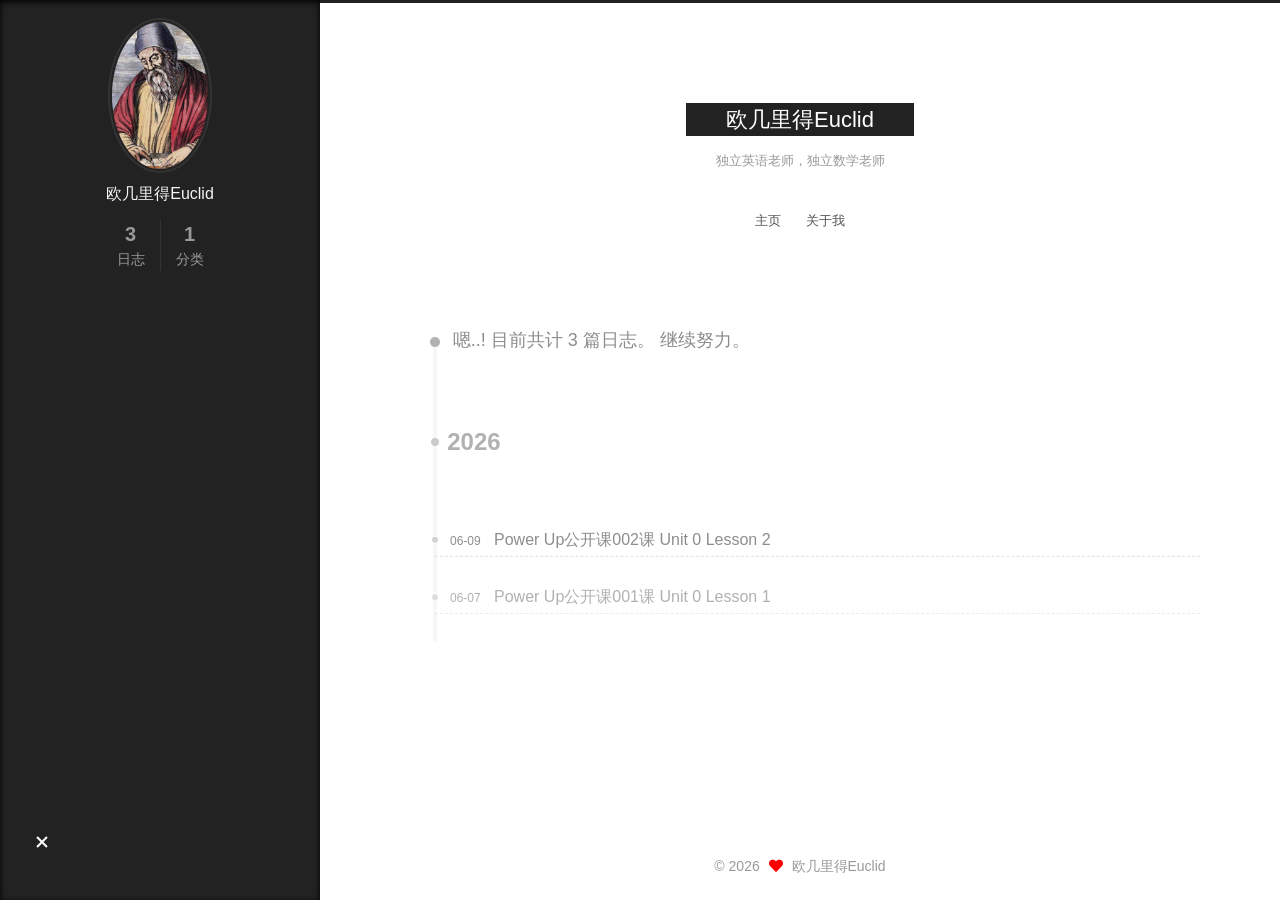
<file: archives/2026/index.html>
<!DOCTYPE html>
<html lang="zh-CN">
<head>
  <meta charset="UTF-8">
<meta name="viewport" content="width=device-width, initial-scale=1, maximum-scale=2">
<meta name="theme-color" content="#222">
<meta name="generator" content="Hexo 7.3.0">
  <link rel="apple-touch-icon" sizes="180x180" href="/images/apple-touch-icon-next.png">
  <link rel="icon" type="image/png" sizes="32x32" href="/images/favicon-32x32-next.png">
  <link rel="icon" type="image/png" sizes="16x16" href="/images/favicon-16x16-next.png">
  <link rel="mask-icon" href="/images/logo.svg" color="#222">

<link rel="stylesheet" href="/css/main.css">


<link rel="stylesheet" href="/lib/font-awesome/css/all.min.css">

<script id="hexo-configurations">
    var NexT = window.NexT || {};
    var CONFIG = {"hostname":"example.com","root":"/","scheme":"Muse","version":"7.8.0","exturl":false,"sidebar":{"position":"left","display":"always","padding":18,"offset":12,"onmobile":false},"copycode":{"enable":false,"show_result":false,"style":null},"back2top":{"enable":true,"sidebar":false,"scrollpercent":false},"bookmark":{"enable":false,"color":"#222","save":"auto"},"fancybox":false,"mediumzoom":false,"lazyload":false,"pangu":false,"comments":{"style":"tabs","active":null,"storage":true,"lazyload":false,"nav":null},"algolia":{"hits":{"per_page":10},"labels":{"input_placeholder":"Search for Posts","hits_empty":"We didn't find any results for the search: ${query}","hits_stats":"${hits} results found in ${time} ms"}},"localsearch":{"enable":false,"trigger":"auto","top_n_per_article":1,"unescape":false,"preload":false},"motion":{"enable":true,"async":false,"transition":{"post_block":"fadeIn","post_header":"slideDownIn","post_body":"slideDownIn","coll_header":"slideLeftIn","sidebar":"slideUpIn"}}};
  </script>

  <meta property="og:type" content="website">
<meta property="og:title" content="欧几里得Euclid">
<meta property="og:url" content="http://example.com/archives/2026/index.html">
<meta property="og:site_name" content="欧几里得Euclid">
<meta property="og:locale" content="zh_CN">
<meta property="article:author" content="欧几里得Euclid">
<meta name="twitter:card" content="summary">

<link rel="canonical" href="http://example.com/archives/2026/">


<script id="page-configurations">
  // https://hexo.io/docs/variables.html
  CONFIG.page = {
    sidebar: "",
    isHome : false,
    isPost : false,
    lang   : 'zh-CN'
  };
</script>

  <title>归档 | 欧几里得Euclid</title>
  






  <noscript>
  <style>
  .use-motion .brand,
  .use-motion .menu-item,
  .sidebar-inner,
  .use-motion .post-block,
  .use-motion .pagination,
  .use-motion .comments,
  .use-motion .post-header,
  .use-motion .post-body,
  .use-motion .collection-header { opacity: initial; }

  .use-motion .site-title,
  .use-motion .site-subtitle {
    opacity: initial;
    top: initial;
  }

  .use-motion .logo-line-before i { left: initial; }
  .use-motion .logo-line-after i { right: initial; }
  </style>
</noscript>

</head>

<body itemscope itemtype="http://schema.org/WebPage">
  <div class="container use-motion">
    <div class="headband"></div>

    <header class="header" itemscope itemtype="http://schema.org/WPHeader">
      <div class="header-inner"><div class="site-brand-container">
  <div class="site-nav-toggle">
    <div class="toggle" aria-label="切换导航栏">
      <span class="toggle-line toggle-line-first"></span>
      <span class="toggle-line toggle-line-middle"></span>
      <span class="toggle-line toggle-line-last"></span>
    </div>
  </div>

  <div class="site-meta">

    <a href="/" class="brand" rel="start">
      <span class="logo-line-before"><i></i></span>
      <h1 class="site-title">欧几里得Euclid</h1>
      <span class="logo-line-after"><i></i></span>
    </a>
      <p class="site-subtitle" itemprop="description">独立英语老师，独立数学老师</p>
  </div>

  <div class="site-nav-right">
    <div class="toggle popup-trigger">
    </div>
  </div>
</div>




<nav class="site-nav">
  <ul id="menu" class="main-menu menu">
        <li class="menu-item menu-item-主页">

    <a href="/" rel="section">主页</a>

  </li>
        <li class="menu-item menu-item-关于我">

    <a href="/about-me/" rel="section">关于我</a>

  </li>
  </ul>
</nav>




</div>
    </header>

    
  <div class="back-to-top">
    <i class="fa fa-arrow-up"></i>
    <span>0%</span>
  </div>


    <main class="main">
      <div class="main-inner">
        <div class="content-wrap">
          

          <div class="content archive">
            

  
  
  
  <div class="post-block">
    <div class="posts-collapse">
      <div class="collection-title">
        <span class="collection-header">嗯..! 目前共计 3 篇日志。 继续努力。</span>
      </div>

      
    <div class="collection-year">
      <span class="collection-header">2026</span>
    </div>

  <article itemscope itemtype="http://schema.org/Article">
    <header class="post-header">

      <div class="post-meta">
        <time itemprop="dateCreated"
              datetime="2026-06-09T11:00:00+08:00"
              content="2026-06-09">
          06-09
        </time>
      </div>

      <div class="post-title">
          <a class="post-title-link" href="/2026/06/09/002/" itemprop="url">
            <span itemprop="name">Power Up公开课002课 Unit 0 Lesson 2</span>
          </a>
      </div>

    </header>
  </article>

  <article itemscope itemtype="http://schema.org/Article">
    <header class="post-header">

      <div class="post-meta">
        <time itemprop="dateCreated"
              datetime="2026-06-07T11:00:00+08:00"
              content="2026-06-07">
          06-07
        </time>
      </div>

      <div class="post-title">
          <a class="post-title-link" href="/2026/06/07/001/" itemprop="url">
            <span itemprop="name">Power Up公开课001课 Unit 0 Lesson 1</span>
          </a>
      </div>

    </header>
  </article>


    </div>
  </div>
  
  
  

  



          </div>
          

<script>
  window.addEventListener('tabs:register', () => {
    let { activeClass } = CONFIG.comments;
    if (CONFIG.comments.storage) {
      activeClass = localStorage.getItem('comments_active') || activeClass;
    }
    if (activeClass) {
      let activeTab = document.querySelector(`a[href="#comment-${activeClass}"]`);
      if (activeTab) {
        activeTab.click();
      }
    }
  });
  if (CONFIG.comments.storage) {
    window.addEventListener('tabs:click', event => {
      if (!event.target.matches('.tabs-comment .tab-content .tab-pane')) return;
      let commentClass = event.target.classList[1];
      localStorage.setItem('comments_active', commentClass);
    });
  }
</script>

        </div>
          
  
  <div class="toggle sidebar-toggle">
    <span class="toggle-line toggle-line-first"></span>
    <span class="toggle-line toggle-line-middle"></span>
    <span class="toggle-line toggle-line-last"></span>
  </div>

  <aside class="sidebar">
    <div class="sidebar-inner">

      <ul class="sidebar-nav motion-element">
        <li class="sidebar-nav-toc">
          文章目录
        </li>
        <li class="sidebar-nav-overview">
          站点概览
        </li>
      </ul>

      <!--noindex-->
      <div class="post-toc-wrap sidebar-panel">
      </div>
      <!--/noindex-->

      <div class="site-overview-wrap sidebar-panel">
        <div class="site-author motion-element" itemprop="author" itemscope itemtype="http://schema.org/Person">
    <img class="site-author-image" itemprop="image" alt="欧几里得Euclid"
      src="/images/general/avatar.jpg">
  <p class="site-author-name" itemprop="name">欧几里得Euclid</p>
  <div class="site-description" itemprop="description"></div>
</div>
<div class="site-state-wrap motion-element">
  <nav class="site-state">
      <div class="site-state-item site-state-posts">
          <a href="/archives">
          <span class="site-state-item-count">3</span>
          <span class="site-state-item-name">日志</span>
        </a>
      </div>
      <div class="site-state-item site-state-categories">
        <span class="site-state-item-count">1</span>
        <span class="site-state-item-name">分类</span>
      </div>
  </nav>
</div>



      </div>

    </div>
  </aside>
  <div id="sidebar-dimmer"></div>


      </div>
    </main>

    <footer class="footer">
      <div class="footer-inner">
        

        

<div class="copyright">
  
  &copy; 
  <span itemprop="copyrightYear">2026</span>
  <span class="with-love">
    <i class="fa fa-heart"></i>
  </span>
  <span class="author" itemprop="copyrightHolder">欧几里得Euclid</span>
</div>

        








      </div>
    </footer>
  </div>

  
  <script src="/lib/anime.min.js"></script>
  <script src="/lib/velocity/velocity.min.js"></script>
  <script src="/lib/velocity/velocity.ui.min.js"></script>

<script src="/js/utils.js"></script>

<script src="/js/motion.js"></script>


<script src="/js/schemes/muse.js"></script>


<script src="/js/next-boot.js"></script>




  















  

  

</body>
</html>
</file>
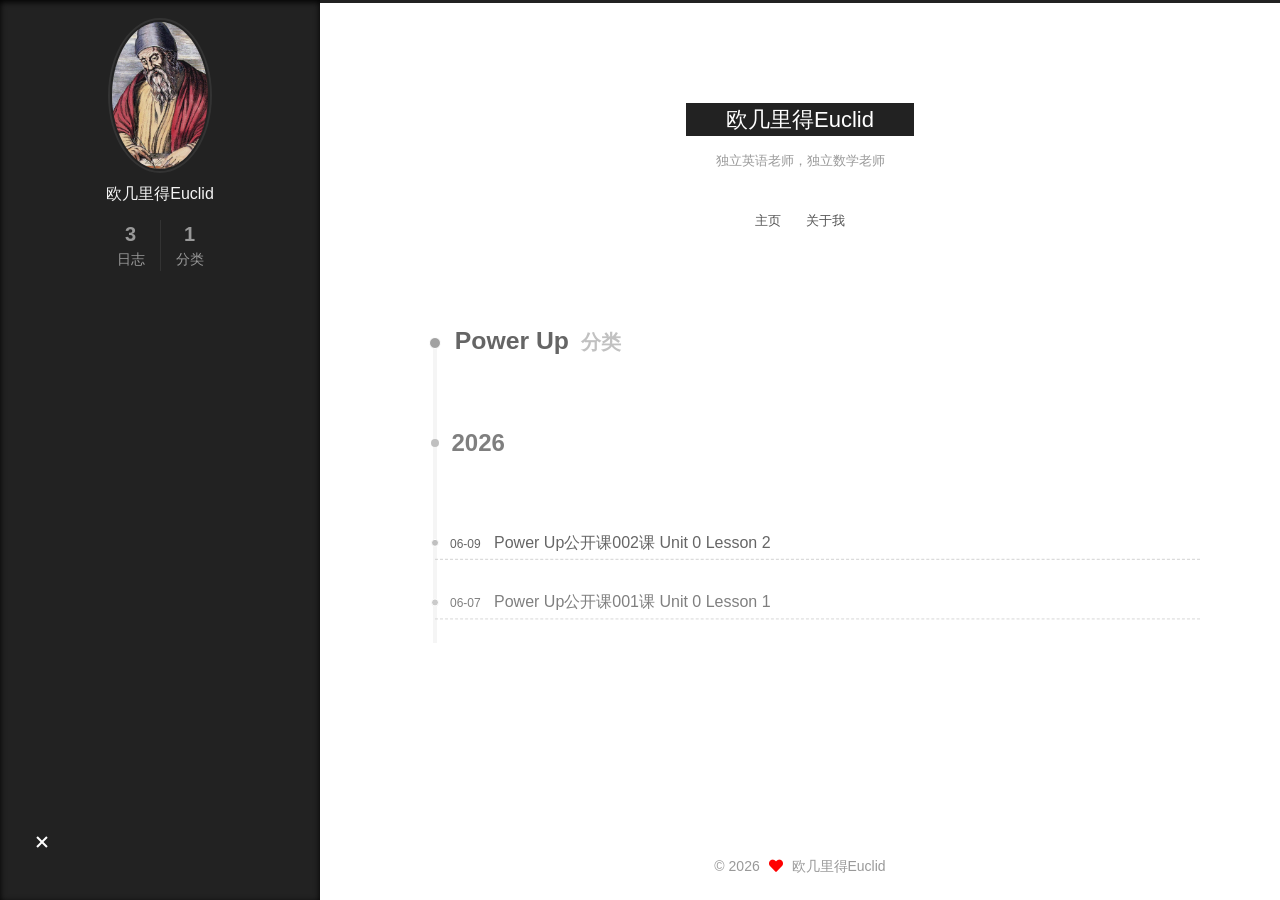
<file: categories/Power-Up/index.html>
<!DOCTYPE html>
<html lang="zh-CN">
<head>
  <meta charset="UTF-8">
<meta name="viewport" content="width=device-width, initial-scale=1, maximum-scale=2">
<meta name="theme-color" content="#222">
<meta name="generator" content="Hexo 7.3.0">
  <link rel="apple-touch-icon" sizes="180x180" href="/images/apple-touch-icon-next.png">
  <link rel="icon" type="image/png" sizes="32x32" href="/images/favicon-32x32-next.png">
  <link rel="icon" type="image/png" sizes="16x16" href="/images/favicon-16x16-next.png">
  <link rel="mask-icon" href="/images/logo.svg" color="#222">

<link rel="stylesheet" href="/css/main.css">


<link rel="stylesheet" href="/lib/font-awesome/css/all.min.css">

<script id="hexo-configurations">
    var NexT = window.NexT || {};
    var CONFIG = {"hostname":"example.com","root":"/","scheme":"Muse","version":"7.8.0","exturl":false,"sidebar":{"position":"left","display":"always","padding":18,"offset":12,"onmobile":false},"copycode":{"enable":false,"show_result":false,"style":null},"back2top":{"enable":true,"sidebar":false,"scrollpercent":false},"bookmark":{"enable":false,"color":"#222","save":"auto"},"fancybox":false,"mediumzoom":false,"lazyload":false,"pangu":false,"comments":{"style":"tabs","active":null,"storage":true,"lazyload":false,"nav":null},"algolia":{"hits":{"per_page":10},"labels":{"input_placeholder":"Search for Posts","hits_empty":"We didn't find any results for the search: ${query}","hits_stats":"${hits} results found in ${time} ms"}},"localsearch":{"enable":false,"trigger":"auto","top_n_per_article":1,"unescape":false,"preload":false},"motion":{"enable":true,"async":false,"transition":{"post_block":"fadeIn","post_header":"slideDownIn","post_body":"slideDownIn","coll_header":"slideLeftIn","sidebar":"slideUpIn"}}};
  </script>

  <meta property="og:type" content="website">
<meta property="og:title" content="欧几里得Euclid">
<meta property="og:url" content="http://example.com/categories/Power-Up/index.html">
<meta property="og:site_name" content="欧几里得Euclid">
<meta property="og:locale" content="zh_CN">
<meta property="article:author" content="欧几里得Euclid">
<meta name="twitter:card" content="summary">

<link rel="canonical" href="http://example.com/categories/Power-Up/">


<script id="page-configurations">
  // https://hexo.io/docs/variables.html
  CONFIG.page = {
    sidebar: "",
    isHome : false,
    isPost : false,
    lang   : 'zh-CN'
  };
</script>

  <title>分类: Power Up | 欧几里得Euclid</title>
  






  <noscript>
  <style>
  .use-motion .brand,
  .use-motion .menu-item,
  .sidebar-inner,
  .use-motion .post-block,
  .use-motion .pagination,
  .use-motion .comments,
  .use-motion .post-header,
  .use-motion .post-body,
  .use-motion .collection-header { opacity: initial; }

  .use-motion .site-title,
  .use-motion .site-subtitle {
    opacity: initial;
    top: initial;
  }

  .use-motion .logo-line-before i { left: initial; }
  .use-motion .logo-line-after i { right: initial; }
  </style>
</noscript>

</head>

<body itemscope itemtype="http://schema.org/WebPage">
  <div class="container use-motion">
    <div class="headband"></div>

    <header class="header" itemscope itemtype="http://schema.org/WPHeader">
      <div class="header-inner"><div class="site-brand-container">
  <div class="site-nav-toggle">
    <div class="toggle" aria-label="切换导航栏">
      <span class="toggle-line toggle-line-first"></span>
      <span class="toggle-line toggle-line-middle"></span>
      <span class="toggle-line toggle-line-last"></span>
    </div>
  </div>

  <div class="site-meta">

    <a href="/" class="brand" rel="start">
      <span class="logo-line-before"><i></i></span>
      <h1 class="site-title">欧几里得Euclid</h1>
      <span class="logo-line-after"><i></i></span>
    </a>
      <p class="site-subtitle" itemprop="description">独立英语老师，独立数学老师</p>
  </div>

  <div class="site-nav-right">
    <div class="toggle popup-trigger">
    </div>
  </div>
</div>




<nav class="site-nav">
  <ul id="menu" class="main-menu menu">
        <li class="menu-item menu-item-主页">

    <a href="/" rel="section">主页</a>

  </li>
        <li class="menu-item menu-item-关于我">

    <a href="/about-me/" rel="section">关于我</a>

  </li>
  </ul>
</nav>




</div>
    </header>

    
  <div class="back-to-top">
    <i class="fa fa-arrow-up"></i>
    <span>0%</span>
  </div>


    <main class="main">
      <div class="main-inner">
        <div class="content-wrap">
          

          <div class="content category">
            

  
  
  
  <div class="post-block">
    <div class="posts-collapse">
      <div class="collection-title">
        <h2 class="collection-header">Power Up
          <small>分类</small>
        </h2>
      </div>

      
    <div class="collection-year">
      <span class="collection-header">2026</span>
    </div>

  <article itemscope itemtype="http://schema.org/Article">
    <header class="post-header">

      <div class="post-meta">
        <time itemprop="dateCreated"
              datetime="2026-06-09T11:00:00+08:00"
              content="2026-06-09">
          06-09
        </time>
      </div>

      <div class="post-title">
          <a class="post-title-link" href="/2026/06/09/002/" itemprop="url">
            <span itemprop="name">Power Up公开课002课 Unit 0 Lesson 2</span>
          </a>
      </div>

    </header>
  </article>

  <article itemscope itemtype="http://schema.org/Article">
    <header class="post-header">

      <div class="post-meta">
        <time itemprop="dateCreated"
              datetime="2026-06-07T11:00:00+08:00"
              content="2026-06-07">
          06-07
        </time>
      </div>

      <div class="post-title">
          <a class="post-title-link" href="/2026/06/07/001/" itemprop="url">
            <span itemprop="name">Power Up公开课001课 Unit 0 Lesson 1</span>
          </a>
      </div>

    </header>
  </article>

    </div>
  </div>
  
  
  

  



          </div>
          

<script>
  window.addEventListener('tabs:register', () => {
    let { activeClass } = CONFIG.comments;
    if (CONFIG.comments.storage) {
      activeClass = localStorage.getItem('comments_active') || activeClass;
    }
    if (activeClass) {
      let activeTab = document.querySelector(`a[href="#comment-${activeClass}"]`);
      if (activeTab) {
        activeTab.click();
      }
    }
  });
  if (CONFIG.comments.storage) {
    window.addEventListener('tabs:click', event => {
      if (!event.target.matches('.tabs-comment .tab-content .tab-pane')) return;
      let commentClass = event.target.classList[1];
      localStorage.setItem('comments_active', commentClass);
    });
  }
</script>

        </div>
          
  
  <div class="toggle sidebar-toggle">
    <span class="toggle-line toggle-line-first"></span>
    <span class="toggle-line toggle-line-middle"></span>
    <span class="toggle-line toggle-line-last"></span>
  </div>

  <aside class="sidebar">
    <div class="sidebar-inner">

      <ul class="sidebar-nav motion-element">
        <li class="sidebar-nav-toc">
          文章目录
        </li>
        <li class="sidebar-nav-overview">
          站点概览
        </li>
      </ul>

      <!--noindex-->
      <div class="post-toc-wrap sidebar-panel">
      </div>
      <!--/noindex-->

      <div class="site-overview-wrap sidebar-panel">
        <div class="site-author motion-element" itemprop="author" itemscope itemtype="http://schema.org/Person">
    <img class="site-author-image" itemprop="image" alt="欧几里得Euclid"
      src="/images/general/avatar.jpg">
  <p class="site-author-name" itemprop="name">欧几里得Euclid</p>
  <div class="site-description" itemprop="description"></div>
</div>
<div class="site-state-wrap motion-element">
  <nav class="site-state">
      <div class="site-state-item site-state-posts">
          <a href="/archives">
          <span class="site-state-item-count">3</span>
          <span class="site-state-item-name">日志</span>
        </a>
      </div>
      <div class="site-state-item site-state-categories">
        <span class="site-state-item-count">1</span>
        <span class="site-state-item-name">分类</span>
      </div>
  </nav>
</div>



      </div>

    </div>
  </aside>
  <div id="sidebar-dimmer"></div>


      </div>
    </main>

    <footer class="footer">
      <div class="footer-inner">
        

        

<div class="copyright">
  
  &copy; 
  <span itemprop="copyrightYear">2026</span>
  <span class="with-love">
    <i class="fa fa-heart"></i>
  </span>
  <span class="author" itemprop="copyrightHolder">欧几里得Euclid</span>
</div>

        








      </div>
    </footer>
  </div>

  
  <script src="/lib/anime.min.js"></script>
  <script src="/lib/velocity/velocity.min.js"></script>
  <script src="/lib/velocity/velocity.ui.min.js"></script>

<script src="/js/utils.js"></script>

<script src="/js/motion.js"></script>


<script src="/js/schemes/muse.js"></script>


<script src="/js/next-boot.js"></script>




  















  

  

</body>
</html>
</file>
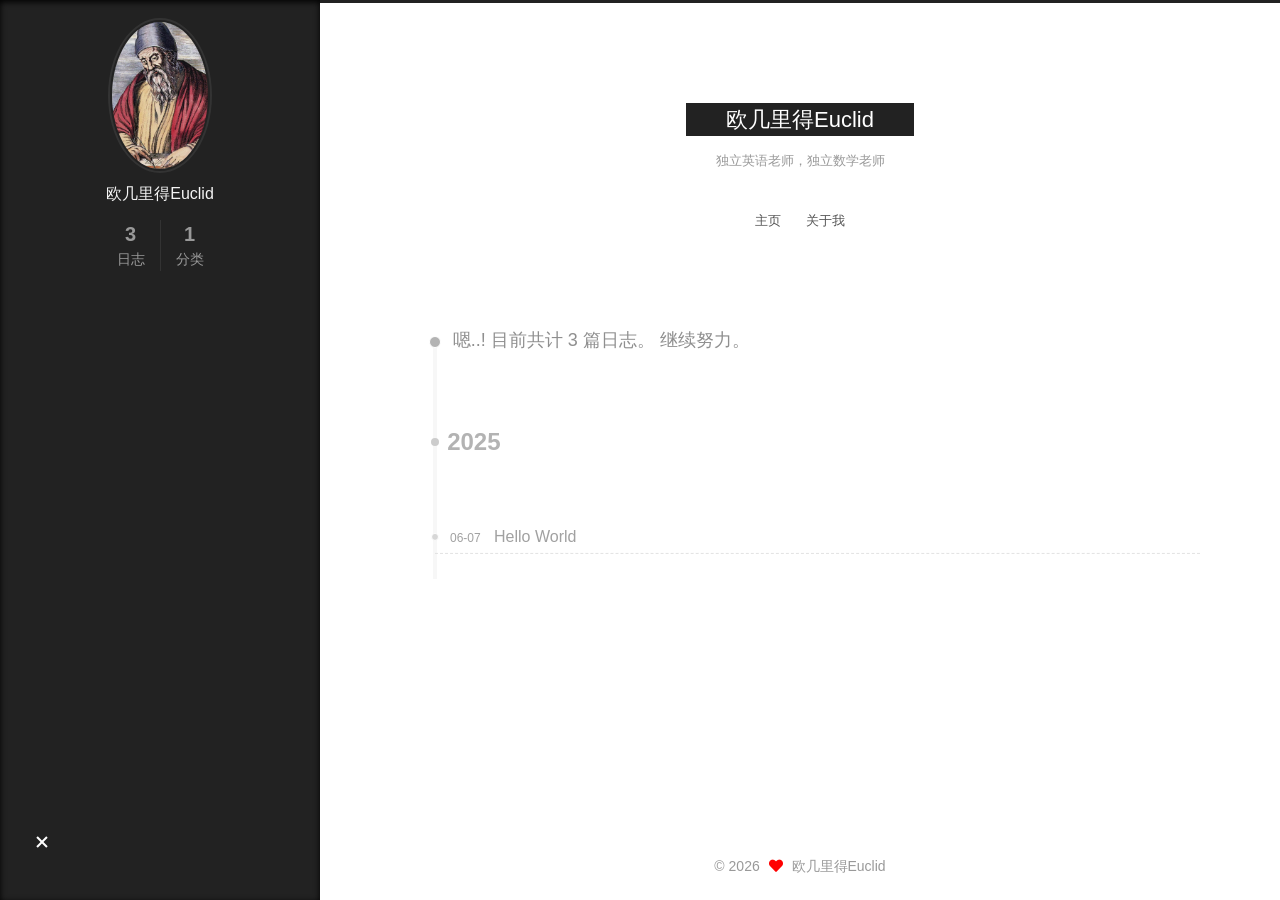
<file: archives/2025/06/index.html>
<!DOCTYPE html>
<html lang="zh-CN">
<head>
  <meta charset="UTF-8">
<meta name="viewport" content="width=device-width, initial-scale=1, maximum-scale=2">
<meta name="theme-color" content="#222">
<meta name="generator" content="Hexo 7.3.0">
  <link rel="apple-touch-icon" sizes="180x180" href="/images/apple-touch-icon-next.png">
  <link rel="icon" type="image/png" sizes="32x32" href="/images/favicon-32x32-next.png">
  <link rel="icon" type="image/png" sizes="16x16" href="/images/favicon-16x16-next.png">
  <link rel="mask-icon" href="/images/logo.svg" color="#222">

<link rel="stylesheet" href="/css/main.css">


<link rel="stylesheet" href="/lib/font-awesome/css/all.min.css">

<script id="hexo-configurations">
    var NexT = window.NexT || {};
    var CONFIG = {"hostname":"example.com","root":"/","scheme":"Muse","version":"7.8.0","exturl":false,"sidebar":{"position":"left","display":"always","padding":18,"offset":12,"onmobile":false},"copycode":{"enable":false,"show_result":false,"style":null},"back2top":{"enable":true,"sidebar":false,"scrollpercent":false},"bookmark":{"enable":false,"color":"#222","save":"auto"},"fancybox":false,"mediumzoom":false,"lazyload":false,"pangu":false,"comments":{"style":"tabs","active":null,"storage":true,"lazyload":false,"nav":null},"algolia":{"hits":{"per_page":10},"labels":{"input_placeholder":"Search for Posts","hits_empty":"We didn't find any results for the search: ${query}","hits_stats":"${hits} results found in ${time} ms"}},"localsearch":{"enable":false,"trigger":"auto","top_n_per_article":1,"unescape":false,"preload":false},"motion":{"enable":true,"async":false,"transition":{"post_block":"fadeIn","post_header":"slideDownIn","post_body":"slideDownIn","coll_header":"slideLeftIn","sidebar":"slideUpIn"}}};
  </script>

  <meta property="og:type" content="website">
<meta property="og:title" content="欧几里得Euclid">
<meta property="og:url" content="http://example.com/archives/2025/06/index.html">
<meta property="og:site_name" content="欧几里得Euclid">
<meta property="og:locale" content="zh_CN">
<meta property="article:author" content="欧几里得Euclid">
<meta name="twitter:card" content="summary">

<link rel="canonical" href="http://example.com/archives/2025/06/">


<script id="page-configurations">
  // https://hexo.io/docs/variables.html
  CONFIG.page = {
    sidebar: "",
    isHome : false,
    isPost : false,
    lang   : 'zh-CN'
  };
</script>

  <title>归档 | 欧几里得Euclid</title>
  






  <noscript>
  <style>
  .use-motion .brand,
  .use-motion .menu-item,
  .sidebar-inner,
  .use-motion .post-block,
  .use-motion .pagination,
  .use-motion .comments,
  .use-motion .post-header,
  .use-motion .post-body,
  .use-motion .collection-header { opacity: initial; }

  .use-motion .site-title,
  .use-motion .site-subtitle {
    opacity: initial;
    top: initial;
  }

  .use-motion .logo-line-before i { left: initial; }
  .use-motion .logo-line-after i { right: initial; }
  </style>
</noscript>

</head>

<body itemscope itemtype="http://schema.org/WebPage">
  <div class="container use-motion">
    <div class="headband"></div>

    <header class="header" itemscope itemtype="http://schema.org/WPHeader">
      <div class="header-inner"><div class="site-brand-container">
  <div class="site-nav-toggle">
    <div class="toggle" aria-label="切换导航栏">
      <span class="toggle-line toggle-line-first"></span>
      <span class="toggle-line toggle-line-middle"></span>
      <span class="toggle-line toggle-line-last"></span>
    </div>
  </div>

  <div class="site-meta">

    <a href="/" class="brand" rel="start">
      <span class="logo-line-before"><i></i></span>
      <h1 class="site-title">欧几里得Euclid</h1>
      <span class="logo-line-after"><i></i></span>
    </a>
      <p class="site-subtitle" itemprop="description">独立英语老师，独立数学老师</p>
  </div>

  <div class="site-nav-right">
    <div class="toggle popup-trigger">
    </div>
  </div>
</div>




<nav class="site-nav">
  <ul id="menu" class="main-menu menu">
        <li class="menu-item menu-item-主页">

    <a href="/" rel="section">主页</a>

  </li>
        <li class="menu-item menu-item-关于我">

    <a href="/about-me/" rel="section">关于我</a>

  </li>
  </ul>
</nav>




</div>
    </header>

    
  <div class="back-to-top">
    <i class="fa fa-arrow-up"></i>
    <span>0%</span>
  </div>


    <main class="main">
      <div class="main-inner">
        <div class="content-wrap">
          

          <div class="content archive">
            

  
  
  
  <div class="post-block">
    <div class="posts-collapse">
      <div class="collection-title">
        <span class="collection-header">嗯..! 目前共计 3 篇日志。 继续努力。</span>
      </div>

      
    <div class="collection-year">
      <span class="collection-header">2025</span>
    </div>

  <article itemscope itemtype="http://schema.org/Article">
    <header class="post-header">

      <div class="post-meta">
        <time itemprop="dateCreated"
              datetime="2025-06-07T11:00:00+08:00"
              content="2025-06-07">
          06-07
        </time>
      </div>

      <div class="post-title">
          <a class="post-title-link" href="/2025/06/07/hello-world/" itemprop="url">
            <span itemprop="name">Hello World</span>
          </a>
      </div>

    </header>
  </article>


    </div>
  </div>
  
  
  

  



          </div>
          

<script>
  window.addEventListener('tabs:register', () => {
    let { activeClass } = CONFIG.comments;
    if (CONFIG.comments.storage) {
      activeClass = localStorage.getItem('comments_active') || activeClass;
    }
    if (activeClass) {
      let activeTab = document.querySelector(`a[href="#comment-${activeClass}"]`);
      if (activeTab) {
        activeTab.click();
      }
    }
  });
  if (CONFIG.comments.storage) {
    window.addEventListener('tabs:click', event => {
      if (!event.target.matches('.tabs-comment .tab-content .tab-pane')) return;
      let commentClass = event.target.classList[1];
      localStorage.setItem('comments_active', commentClass);
    });
  }
</script>

        </div>
          
  
  <div class="toggle sidebar-toggle">
    <span class="toggle-line toggle-line-first"></span>
    <span class="toggle-line toggle-line-middle"></span>
    <span class="toggle-line toggle-line-last"></span>
  </div>

  <aside class="sidebar">
    <div class="sidebar-inner">

      <ul class="sidebar-nav motion-element">
        <li class="sidebar-nav-toc">
          文章目录
        </li>
        <li class="sidebar-nav-overview">
          站点概览
        </li>
      </ul>

      <!--noindex-->
      <div class="post-toc-wrap sidebar-panel">
      </div>
      <!--/noindex-->

      <div class="site-overview-wrap sidebar-panel">
        <div class="site-author motion-element" itemprop="author" itemscope itemtype="http://schema.org/Person">
    <img class="site-author-image" itemprop="image" alt="欧几里得Euclid"
      src="/images/general/avatar.jpg">
  <p class="site-author-name" itemprop="name">欧几里得Euclid</p>
  <div class="site-description" itemprop="description"></div>
</div>
<div class="site-state-wrap motion-element">
  <nav class="site-state">
      <div class="site-state-item site-state-posts">
          <a href="/archives">
          <span class="site-state-item-count">3</span>
          <span class="site-state-item-name">日志</span>
        </a>
      </div>
      <div class="site-state-item site-state-categories">
        <span class="site-state-item-count">1</span>
        <span class="site-state-item-name">分类</span>
      </div>
  </nav>
</div>



      </div>

    </div>
  </aside>
  <div id="sidebar-dimmer"></div>


      </div>
    </main>

    <footer class="footer">
      <div class="footer-inner">
        

        

<div class="copyright">
  
  &copy; 
  <span itemprop="copyrightYear">2026</span>
  <span class="with-love">
    <i class="fa fa-heart"></i>
  </span>
  <span class="author" itemprop="copyrightHolder">欧几里得Euclid</span>
</div>

        








      </div>
    </footer>
  </div>

  
  <script src="/lib/anime.min.js"></script>
  <script src="/lib/velocity/velocity.min.js"></script>
  <script src="/lib/velocity/velocity.ui.min.js"></script>

<script src="/js/utils.js"></script>

<script src="/js/motion.js"></script>


<script src="/js/schemes/muse.js"></script>


<script src="/js/next-boot.js"></script>




  















  

  

</body>
</html>
</file>
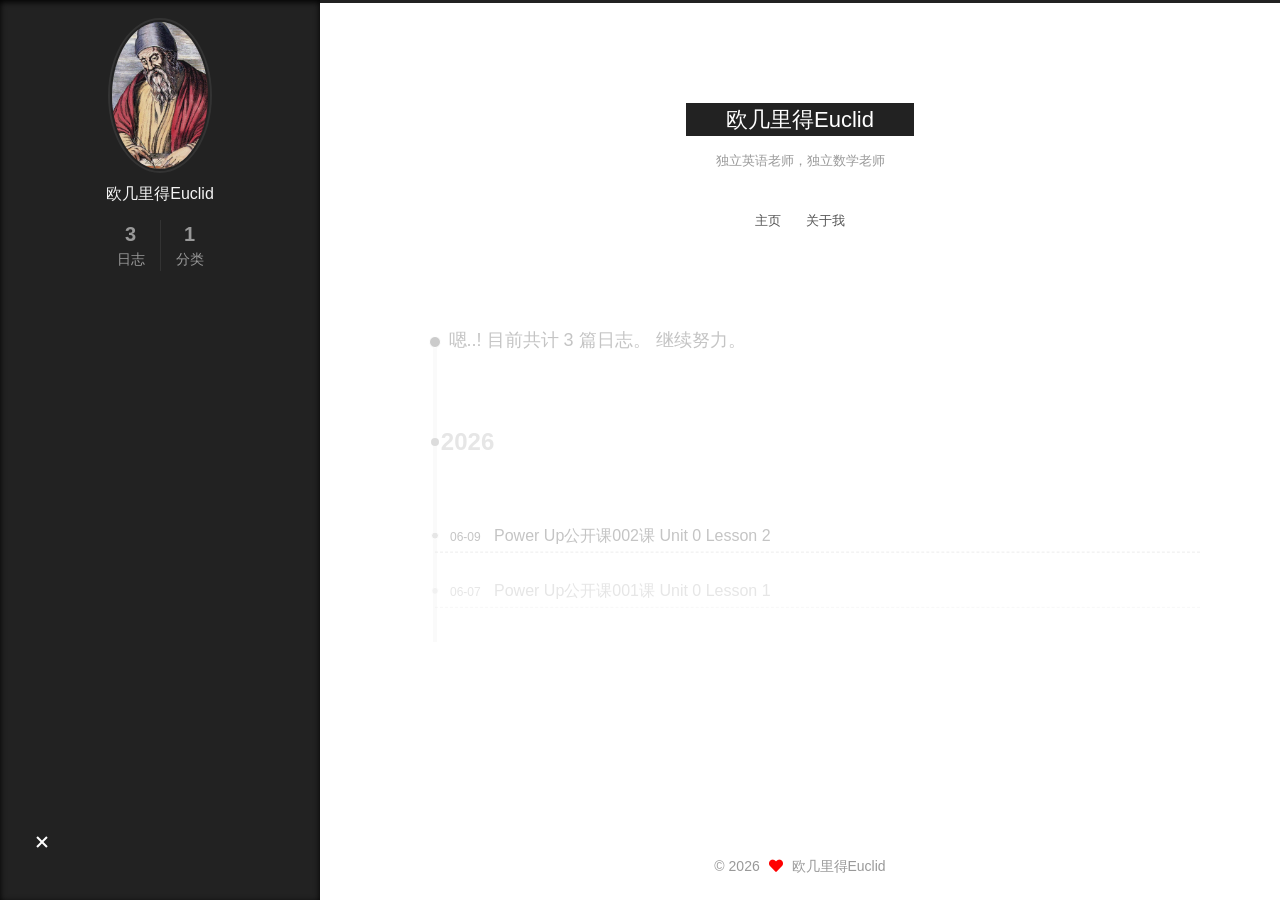
<file: archives/2026/06/index.html>
<!DOCTYPE html>
<html lang="zh-CN">
<head>
  <meta charset="UTF-8">
<meta name="viewport" content="width=device-width, initial-scale=1, maximum-scale=2">
<meta name="theme-color" content="#222">
<meta name="generator" content="Hexo 7.3.0">
  <link rel="apple-touch-icon" sizes="180x180" href="/images/apple-touch-icon-next.png">
  <link rel="icon" type="image/png" sizes="32x32" href="/images/favicon-32x32-next.png">
  <link rel="icon" type="image/png" sizes="16x16" href="/images/favicon-16x16-next.png">
  <link rel="mask-icon" href="/images/logo.svg" color="#222">

<link rel="stylesheet" href="/css/main.css">


<link rel="stylesheet" href="/lib/font-awesome/css/all.min.css">

<script id="hexo-configurations">
    var NexT = window.NexT || {};
    var CONFIG = {"hostname":"example.com","root":"/","scheme":"Muse","version":"7.8.0","exturl":false,"sidebar":{"position":"left","display":"always","padding":18,"offset":12,"onmobile":false},"copycode":{"enable":false,"show_result":false,"style":null},"back2top":{"enable":true,"sidebar":false,"scrollpercent":false},"bookmark":{"enable":false,"color":"#222","save":"auto"},"fancybox":false,"mediumzoom":false,"lazyload":false,"pangu":false,"comments":{"style":"tabs","active":null,"storage":true,"lazyload":false,"nav":null},"algolia":{"hits":{"per_page":10},"labels":{"input_placeholder":"Search for Posts","hits_empty":"We didn't find any results for the search: ${query}","hits_stats":"${hits} results found in ${time} ms"}},"localsearch":{"enable":false,"trigger":"auto","top_n_per_article":1,"unescape":false,"preload":false},"motion":{"enable":true,"async":false,"transition":{"post_block":"fadeIn","post_header":"slideDownIn","post_body":"slideDownIn","coll_header":"slideLeftIn","sidebar":"slideUpIn"}}};
  </script>

  <meta property="og:type" content="website">
<meta property="og:title" content="欧几里得Euclid">
<meta property="og:url" content="http://example.com/archives/2026/06/index.html">
<meta property="og:site_name" content="欧几里得Euclid">
<meta property="og:locale" content="zh_CN">
<meta property="article:author" content="欧几里得Euclid">
<meta name="twitter:card" content="summary">

<link rel="canonical" href="http://example.com/archives/2026/06/">


<script id="page-configurations">
  // https://hexo.io/docs/variables.html
  CONFIG.page = {
    sidebar: "",
    isHome : false,
    isPost : false,
    lang   : 'zh-CN'
  };
</script>

  <title>归档 | 欧几里得Euclid</title>
  






  <noscript>
  <style>
  .use-motion .brand,
  .use-motion .menu-item,
  .sidebar-inner,
  .use-motion .post-block,
  .use-motion .pagination,
  .use-motion .comments,
  .use-motion .post-header,
  .use-motion .post-body,
  .use-motion .collection-header { opacity: initial; }

  .use-motion .site-title,
  .use-motion .site-subtitle {
    opacity: initial;
    top: initial;
  }

  .use-motion .logo-line-before i { left: initial; }
  .use-motion .logo-line-after i { right: initial; }
  </style>
</noscript>

</head>

<body itemscope itemtype="http://schema.org/WebPage">
  <div class="container use-motion">
    <div class="headband"></div>

    <header class="header" itemscope itemtype="http://schema.org/WPHeader">
      <div class="header-inner"><div class="site-brand-container">
  <div class="site-nav-toggle">
    <div class="toggle" aria-label="切换导航栏">
      <span class="toggle-line toggle-line-first"></span>
      <span class="toggle-line toggle-line-middle"></span>
      <span class="toggle-line toggle-line-last"></span>
    </div>
  </div>

  <div class="site-meta">

    <a href="/" class="brand" rel="start">
      <span class="logo-line-before"><i></i></span>
      <h1 class="site-title">欧几里得Euclid</h1>
      <span class="logo-line-after"><i></i></span>
    </a>
      <p class="site-subtitle" itemprop="description">独立英语老师，独立数学老师</p>
  </div>

  <div class="site-nav-right">
    <div class="toggle popup-trigger">
    </div>
  </div>
</div>




<nav class="site-nav">
  <ul id="menu" class="main-menu menu">
        <li class="menu-item menu-item-主页">

    <a href="/" rel="section">主页</a>

  </li>
        <li class="menu-item menu-item-关于我">

    <a href="/about-me/" rel="section">关于我</a>

  </li>
  </ul>
</nav>




</div>
    </header>

    
  <div class="back-to-top">
    <i class="fa fa-arrow-up"></i>
    <span>0%</span>
  </div>


    <main class="main">
      <div class="main-inner">
        <div class="content-wrap">
          

          <div class="content archive">
            

  
  
  
  <div class="post-block">
    <div class="posts-collapse">
      <div class="collection-title">
        <span class="collection-header">嗯..! 目前共计 3 篇日志。 继续努力。</span>
      </div>

      
    <div class="collection-year">
      <span class="collection-header">2026</span>
    </div>

  <article itemscope itemtype="http://schema.org/Article">
    <header class="post-header">

      <div class="post-meta">
        <time itemprop="dateCreated"
              datetime="2026-06-09T11:00:00+08:00"
              content="2026-06-09">
          06-09
        </time>
      </div>

      <div class="post-title">
          <a class="post-title-link" href="/2026/06/09/002/" itemprop="url">
            <span itemprop="name">Power Up公开课002课 Unit 0 Lesson 2</span>
          </a>
      </div>

    </header>
  </article>

  <article itemscope itemtype="http://schema.org/Article">
    <header class="post-header">

      <div class="post-meta">
        <time itemprop="dateCreated"
              datetime="2026-06-07T11:00:00+08:00"
              content="2026-06-07">
          06-07
        </time>
      </div>

      <div class="post-title">
          <a class="post-title-link" href="/2026/06/07/001/" itemprop="url">
            <span itemprop="name">Power Up公开课001课 Unit 0 Lesson 1</span>
          </a>
      </div>

    </header>
  </article>


    </div>
  </div>
  
  
  

  



          </div>
          

<script>
  window.addEventListener('tabs:register', () => {
    let { activeClass } = CONFIG.comments;
    if (CONFIG.comments.storage) {
      activeClass = localStorage.getItem('comments_active') || activeClass;
    }
    if (activeClass) {
      let activeTab = document.querySelector(`a[href="#comment-${activeClass}"]`);
      if (activeTab) {
        activeTab.click();
      }
    }
  });
  if (CONFIG.comments.storage) {
    window.addEventListener('tabs:click', event => {
      if (!event.target.matches('.tabs-comment .tab-content .tab-pane')) return;
      let commentClass = event.target.classList[1];
      localStorage.setItem('comments_active', commentClass);
    });
  }
</script>

        </div>
          
  
  <div class="toggle sidebar-toggle">
    <span class="toggle-line toggle-line-first"></span>
    <span class="toggle-line toggle-line-middle"></span>
    <span class="toggle-line toggle-line-last"></span>
  </div>

  <aside class="sidebar">
    <div class="sidebar-inner">

      <ul class="sidebar-nav motion-element">
        <li class="sidebar-nav-toc">
          文章目录
        </li>
        <li class="sidebar-nav-overview">
          站点概览
        </li>
      </ul>

      <!--noindex-->
      <div class="post-toc-wrap sidebar-panel">
      </div>
      <!--/noindex-->

      <div class="site-overview-wrap sidebar-panel">
        <div class="site-author motion-element" itemprop="author" itemscope itemtype="http://schema.org/Person">
    <img class="site-author-image" itemprop="image" alt="欧几里得Euclid"
      src="/images/general/avatar.jpg">
  <p class="site-author-name" itemprop="name">欧几里得Euclid</p>
  <div class="site-description" itemprop="description"></div>
</div>
<div class="site-state-wrap motion-element">
  <nav class="site-state">
      <div class="site-state-item site-state-posts">
          <a href="/archives">
          <span class="site-state-item-count">3</span>
          <span class="site-state-item-name">日志</span>
        </a>
      </div>
      <div class="site-state-item site-state-categories">
        <span class="site-state-item-count">1</span>
        <span class="site-state-item-name">分类</span>
      </div>
  </nav>
</div>



      </div>

    </div>
  </aside>
  <div id="sidebar-dimmer"></div>


      </div>
    </main>

    <footer class="footer">
      <div class="footer-inner">
        

        

<div class="copyright">
  
  &copy; 
  <span itemprop="copyrightYear">2026</span>
  <span class="with-love">
    <i class="fa fa-heart"></i>
  </span>
  <span class="author" itemprop="copyrightHolder">欧几里得Euclid</span>
</div>

        








      </div>
    </footer>
  </div>

  
  <script src="/lib/anime.min.js"></script>
  <script src="/lib/velocity/velocity.min.js"></script>
  <script src="/lib/velocity/velocity.ui.min.js"></script>

<script src="/js/utils.js"></script>

<script src="/js/motion.js"></script>


<script src="/js/schemes/muse.js"></script>


<script src="/js/next-boot.js"></script>




  















  

  

</body>
</html>
</file>
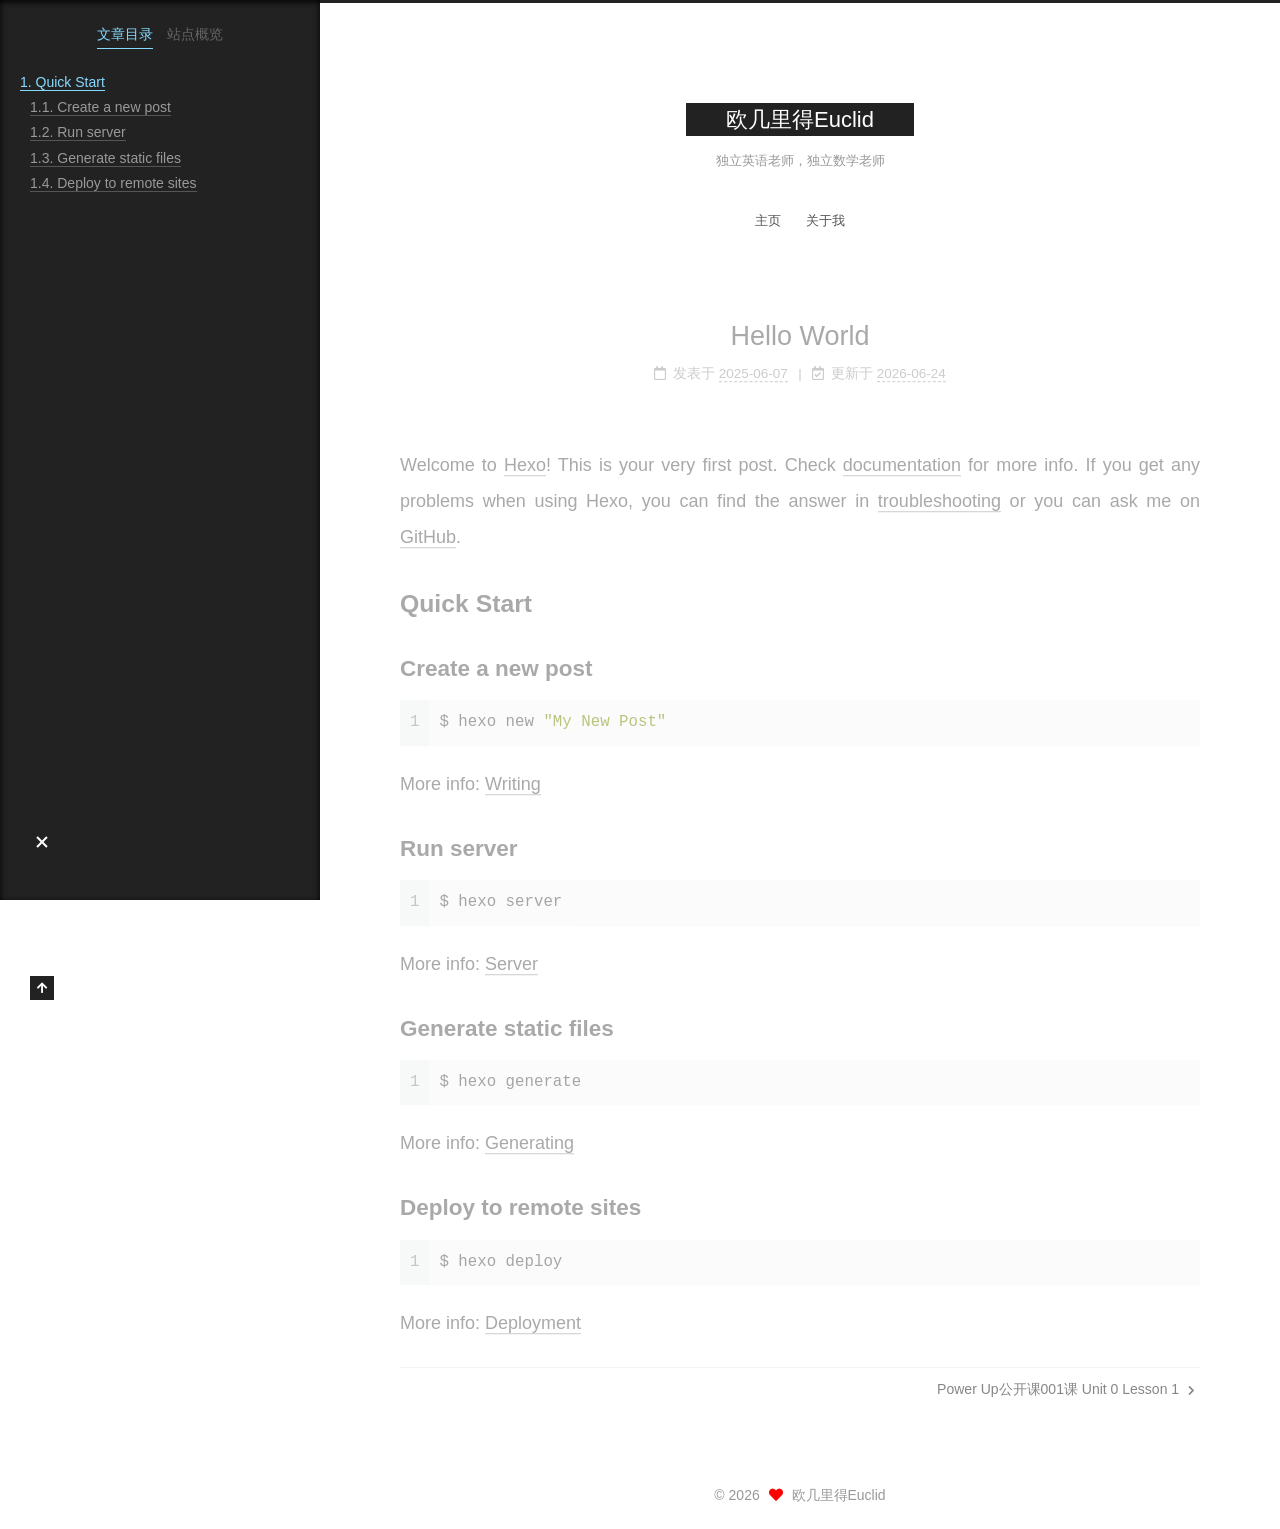
<file: 2025/06/07/hello-world/index.html>
<!DOCTYPE html>
<html lang="zh-CN">
<head>
  <meta charset="UTF-8">
<meta name="viewport" content="width=device-width, initial-scale=1, maximum-scale=2">
<meta name="theme-color" content="#222">
<meta name="generator" content="Hexo 7.3.0">
  <link rel="apple-touch-icon" sizes="180x180" href="/images/apple-touch-icon-next.png">
  <link rel="icon" type="image/png" sizes="32x32" href="/images/favicon-32x32-next.png">
  <link rel="icon" type="image/png" sizes="16x16" href="/images/favicon-16x16-next.png">
  <link rel="mask-icon" href="/images/logo.svg" color="#222">

<link rel="stylesheet" href="/css/main.css">


<link rel="stylesheet" href="/lib/font-awesome/css/all.min.css">

<script id="hexo-configurations">
    var NexT = window.NexT || {};
    var CONFIG = {"hostname":"example.com","root":"/","scheme":"Muse","version":"7.8.0","exturl":false,"sidebar":{"position":"left","display":"always","padding":18,"offset":12,"onmobile":false},"copycode":{"enable":false,"show_result":false,"style":null},"back2top":{"enable":true,"sidebar":false,"scrollpercent":false},"bookmark":{"enable":false,"color":"#222","save":"auto"},"fancybox":false,"mediumzoom":false,"lazyload":false,"pangu":false,"comments":{"style":"tabs","active":null,"storage":true,"lazyload":false,"nav":null},"algolia":{"hits":{"per_page":10},"labels":{"input_placeholder":"Search for Posts","hits_empty":"We didn't find any results for the search: ${query}","hits_stats":"${hits} results found in ${time} ms"}},"localsearch":{"enable":false,"trigger":"auto","top_n_per_article":1,"unescape":false,"preload":false},"motion":{"enable":true,"async":false,"transition":{"post_block":"fadeIn","post_header":"slideDownIn","post_body":"slideDownIn","coll_header":"slideLeftIn","sidebar":"slideUpIn"}}};
  </script>

  <meta name="description" content="Welcome to Hexo! This is your very first post. Check documentation for more info. If you get any problems when using Hexo, you can find the answer in troubleshooting or you can ask me on GitHub. Quick">
<meta property="og:type" content="article">
<meta property="og:title" content="Hello World">
<meta property="og:url" content="http://example.com/2025/06/07/hello-world/index.html">
<meta property="og:site_name" content="欧几里得Euclid">
<meta property="og:description" content="Welcome to Hexo! This is your very first post. Check documentation for more info. If you get any problems when using Hexo, you can find the answer in troubleshooting or you can ask me on GitHub. Quick">
<meta property="og:locale" content="zh_CN">
<meta property="article:published_time" content="2025-06-07T03:00:00.000Z">
<meta property="article:modified_time" content="2026-06-24T07:22:51.399Z">
<meta property="article:author" content="欧几里得Euclid">
<meta name="twitter:card" content="summary">

<link rel="canonical" href="http://example.com/2025/06/07/hello-world/">


<script id="page-configurations">
  // https://hexo.io/docs/variables.html
  CONFIG.page = {
    sidebar: "",
    isHome : false,
    isPost : true,
    lang   : 'zh-CN'
  };
</script>

  <title>Hello World | 欧几里得Euclid</title>
  






  <noscript>
  <style>
  .use-motion .brand,
  .use-motion .menu-item,
  .sidebar-inner,
  .use-motion .post-block,
  .use-motion .pagination,
  .use-motion .comments,
  .use-motion .post-header,
  .use-motion .post-body,
  .use-motion .collection-header { opacity: initial; }

  .use-motion .site-title,
  .use-motion .site-subtitle {
    opacity: initial;
    top: initial;
  }

  .use-motion .logo-line-before i { left: initial; }
  .use-motion .logo-line-after i { right: initial; }
  </style>
</noscript>

</head>

<body itemscope itemtype="http://schema.org/WebPage">
  <div class="container use-motion">
    <div class="headband"></div>

    <header class="header" itemscope itemtype="http://schema.org/WPHeader">
      <div class="header-inner"><div class="site-brand-container">
  <div class="site-nav-toggle">
    <div class="toggle" aria-label="切换导航栏">
      <span class="toggle-line toggle-line-first"></span>
      <span class="toggle-line toggle-line-middle"></span>
      <span class="toggle-line toggle-line-last"></span>
    </div>
  </div>

  <div class="site-meta">

    <a href="/" class="brand" rel="start">
      <span class="logo-line-before"><i></i></span>
      <h1 class="site-title">欧几里得Euclid</h1>
      <span class="logo-line-after"><i></i></span>
    </a>
      <p class="site-subtitle" itemprop="description">独立英语老师，独立数学老师</p>
  </div>

  <div class="site-nav-right">
    <div class="toggle popup-trigger">
    </div>
  </div>
</div>




<nav class="site-nav">
  <ul id="menu" class="main-menu menu">
        <li class="menu-item menu-item-主页">

    <a href="/" rel="section">主页</a>

  </li>
        <li class="menu-item menu-item-关于我">

    <a href="/about-me/" rel="section">关于我</a>

  </li>
  </ul>
</nav>




</div>
    </header>

    
  <div class="back-to-top">
    <i class="fa fa-arrow-up"></i>
    <span>0%</span>
  </div>


    <main class="main">
      <div class="main-inner">
        <div class="content-wrap">
          

          <div class="content post posts-expand">
            

    
  
  
  <article itemscope itemtype="http://schema.org/Article" class="post-block" lang="zh-CN">
    <link itemprop="mainEntityOfPage" href="http://example.com/2025/06/07/hello-world/">

    <span hidden itemprop="author" itemscope itemtype="http://schema.org/Person">
      <meta itemprop="image" content="/images/general/avatar.jpg">
      <meta itemprop="name" content="欧几里得Euclid">
      <meta itemprop="description" content="">
    </span>

    <span hidden itemprop="publisher" itemscope itemtype="http://schema.org/Organization">
      <meta itemprop="name" content="欧几里得Euclid">
    </span>
      <header class="post-header">
        <h1 class="post-title" itemprop="name headline">
          Hello World
        </h1>

        <div class="post-meta">
            <span class="post-meta-item">
              <span class="post-meta-item-icon">
                <i class="far fa-calendar"></i>
              </span>
              <span class="post-meta-item-text">发表于</span>

              <time title="创建时间：2025-06-07 11:00:00" itemprop="dateCreated datePublished" datetime="2025-06-07T11:00:00+08:00">2025-06-07</time>
            </span>
              <span class="post-meta-item">
                <span class="post-meta-item-icon">
                  <i class="far fa-calendar-check"></i>
                </span>
                <span class="post-meta-item-text">更新于</span>
                <time title="修改时间：2026-06-24 15:22:51" itemprop="dateModified" datetime="2026-06-24T15:22:51+08:00">2026-06-24</time>
              </span>

          

        </div>
      </header>

    
    
    
    <div class="post-body" itemprop="articleBody">

      
        <p>Welcome to <a target="_blank" rel="noopener" href="https://hexo.io/">Hexo</a>! This is your very first post. Check <a target="_blank" rel="noopener" href="https://hexo.io/docs/">documentation</a> for more info. If you get any problems when using Hexo, you can find the answer in <a target="_blank" rel="noopener" href="https://hexo.io/docs/troubleshooting.html">troubleshooting</a> or you can ask me on <a target="_blank" rel="noopener" href="https://github.com/hexojs/hexo/issues">GitHub</a>.</p>
<h2 id="Quick-Start"><a href="#Quick-Start" class="headerlink" title="Quick Start"></a>Quick Start</h2><h3 id="Create-a-new-post"><a href="#Create-a-new-post" class="headerlink" title="Create a new post"></a>Create a new post</h3><figure class="highlight bash"><table><tr><td class="gutter"><pre><span class="line">1</span><br></pre></td><td class="code"><pre><span class="line">$ hexo new <span class="string">&quot;My New Post&quot;</span></span><br></pre></td></tr></table></figure>

<p>More info: <a target="_blank" rel="noopener" href="https://hexo.io/docs/writing.html">Writing</a></p>
<h3 id="Run-server"><a href="#Run-server" class="headerlink" title="Run server"></a>Run server</h3><figure class="highlight bash"><table><tr><td class="gutter"><pre><span class="line">1</span><br></pre></td><td class="code"><pre><span class="line">$ hexo server</span><br></pre></td></tr></table></figure>

<p>More info: <a target="_blank" rel="noopener" href="https://hexo.io/docs/server.html">Server</a></p>
<h3 id="Generate-static-files"><a href="#Generate-static-files" class="headerlink" title="Generate static files"></a>Generate static files</h3><figure class="highlight bash"><table><tr><td class="gutter"><pre><span class="line">1</span><br></pre></td><td class="code"><pre><span class="line">$ hexo generate</span><br></pre></td></tr></table></figure>

<p>More info: <a target="_blank" rel="noopener" href="https://hexo.io/docs/generating.html">Generating</a></p>
<h3 id="Deploy-to-remote-sites"><a href="#Deploy-to-remote-sites" class="headerlink" title="Deploy to remote sites"></a>Deploy to remote sites</h3><figure class="highlight bash"><table><tr><td class="gutter"><pre><span class="line">1</span><br></pre></td><td class="code"><pre><span class="line">$ hexo deploy</span><br></pre></td></tr></table></figure>

<p>More info: <a target="_blank" rel="noopener" href="https://hexo.io/docs/one-command-deployment.html">Deployment</a></p>

    </div>

    
    
    

      <footer class="post-footer">

        


        
    <div class="post-nav">
      <div class="post-nav-item"></div>
      <div class="post-nav-item">
    <a href="/2026/06/07/001/" rel="next" title="Power Up公开课001课 Unit 0 Lesson 1">
      Power Up公开课001课 Unit 0 Lesson 1 <i class="fa fa-chevron-right"></i>
    </a></div>
    </div>
      </footer>
    
  </article>
  
  
  



          </div>
          

<script>
  window.addEventListener('tabs:register', () => {
    let { activeClass } = CONFIG.comments;
    if (CONFIG.comments.storage) {
      activeClass = localStorage.getItem('comments_active') || activeClass;
    }
    if (activeClass) {
      let activeTab = document.querySelector(`a[href="#comment-${activeClass}"]`);
      if (activeTab) {
        activeTab.click();
      }
    }
  });
  if (CONFIG.comments.storage) {
    window.addEventListener('tabs:click', event => {
      if (!event.target.matches('.tabs-comment .tab-content .tab-pane')) return;
      let commentClass = event.target.classList[1];
      localStorage.setItem('comments_active', commentClass);
    });
  }
</script>

        </div>
          
  
  <div class="toggle sidebar-toggle">
    <span class="toggle-line toggle-line-first"></span>
    <span class="toggle-line toggle-line-middle"></span>
    <span class="toggle-line toggle-line-last"></span>
  </div>

  <aside class="sidebar">
    <div class="sidebar-inner">

      <ul class="sidebar-nav motion-element">
        <li class="sidebar-nav-toc">
          文章目录
        </li>
        <li class="sidebar-nav-overview">
          站点概览
        </li>
      </ul>

      <!--noindex-->
      <div class="post-toc-wrap sidebar-panel">
          <div class="post-toc motion-element"><ol class="nav"><li class="nav-item nav-level-2"><a class="nav-link" href="#Quick-Start"><span class="nav-number">1.</span> <span class="nav-text">Quick Start</span></a><ol class="nav-child"><li class="nav-item nav-level-3"><a class="nav-link" href="#Create-a-new-post"><span class="nav-number">1.1.</span> <span class="nav-text">Create a new post</span></a></li><li class="nav-item nav-level-3"><a class="nav-link" href="#Run-server"><span class="nav-number">1.2.</span> <span class="nav-text">Run server</span></a></li><li class="nav-item nav-level-3"><a class="nav-link" href="#Generate-static-files"><span class="nav-number">1.3.</span> <span class="nav-text">Generate static files</span></a></li><li class="nav-item nav-level-3"><a class="nav-link" href="#Deploy-to-remote-sites"><span class="nav-number">1.4.</span> <span class="nav-text">Deploy to remote sites</span></a></li></ol></li></ol></div>
      </div>
      <!--/noindex-->

      <div class="site-overview-wrap sidebar-panel">
        <div class="site-author motion-element" itemprop="author" itemscope itemtype="http://schema.org/Person">
    <img class="site-author-image" itemprop="image" alt="欧几里得Euclid"
      src="/images/general/avatar.jpg">
  <p class="site-author-name" itemprop="name">欧几里得Euclid</p>
  <div class="site-description" itemprop="description"></div>
</div>
<div class="site-state-wrap motion-element">
  <nav class="site-state">
      <div class="site-state-item site-state-posts">
          <a href="/archives">
          <span class="site-state-item-count">3</span>
          <span class="site-state-item-name">日志</span>
        </a>
      </div>
      <div class="site-state-item site-state-categories">
        <span class="site-state-item-count">1</span>
        <span class="site-state-item-name">分类</span>
      </div>
  </nav>
</div>



      </div>

    </div>
  </aside>
  <div id="sidebar-dimmer"></div>


      </div>
    </main>

    <footer class="footer">
      <div class="footer-inner">
        

        

<div class="copyright">
  
  &copy; 
  <span itemprop="copyrightYear">2026</span>
  <span class="with-love">
    <i class="fa fa-heart"></i>
  </span>
  <span class="author" itemprop="copyrightHolder">欧几里得Euclid</span>
</div>

        








      </div>
    </footer>
  </div>

  
  <script src="/lib/anime.min.js"></script>
  <script src="/lib/velocity/velocity.min.js"></script>
  <script src="/lib/velocity/velocity.ui.min.js"></script>

<script src="/js/utils.js"></script>

<script src="/js/motion.js"></script>


<script src="/js/schemes/muse.js"></script>


<script src="/js/next-boot.js"></script>




  















  

  

</body>
</html>
</file>
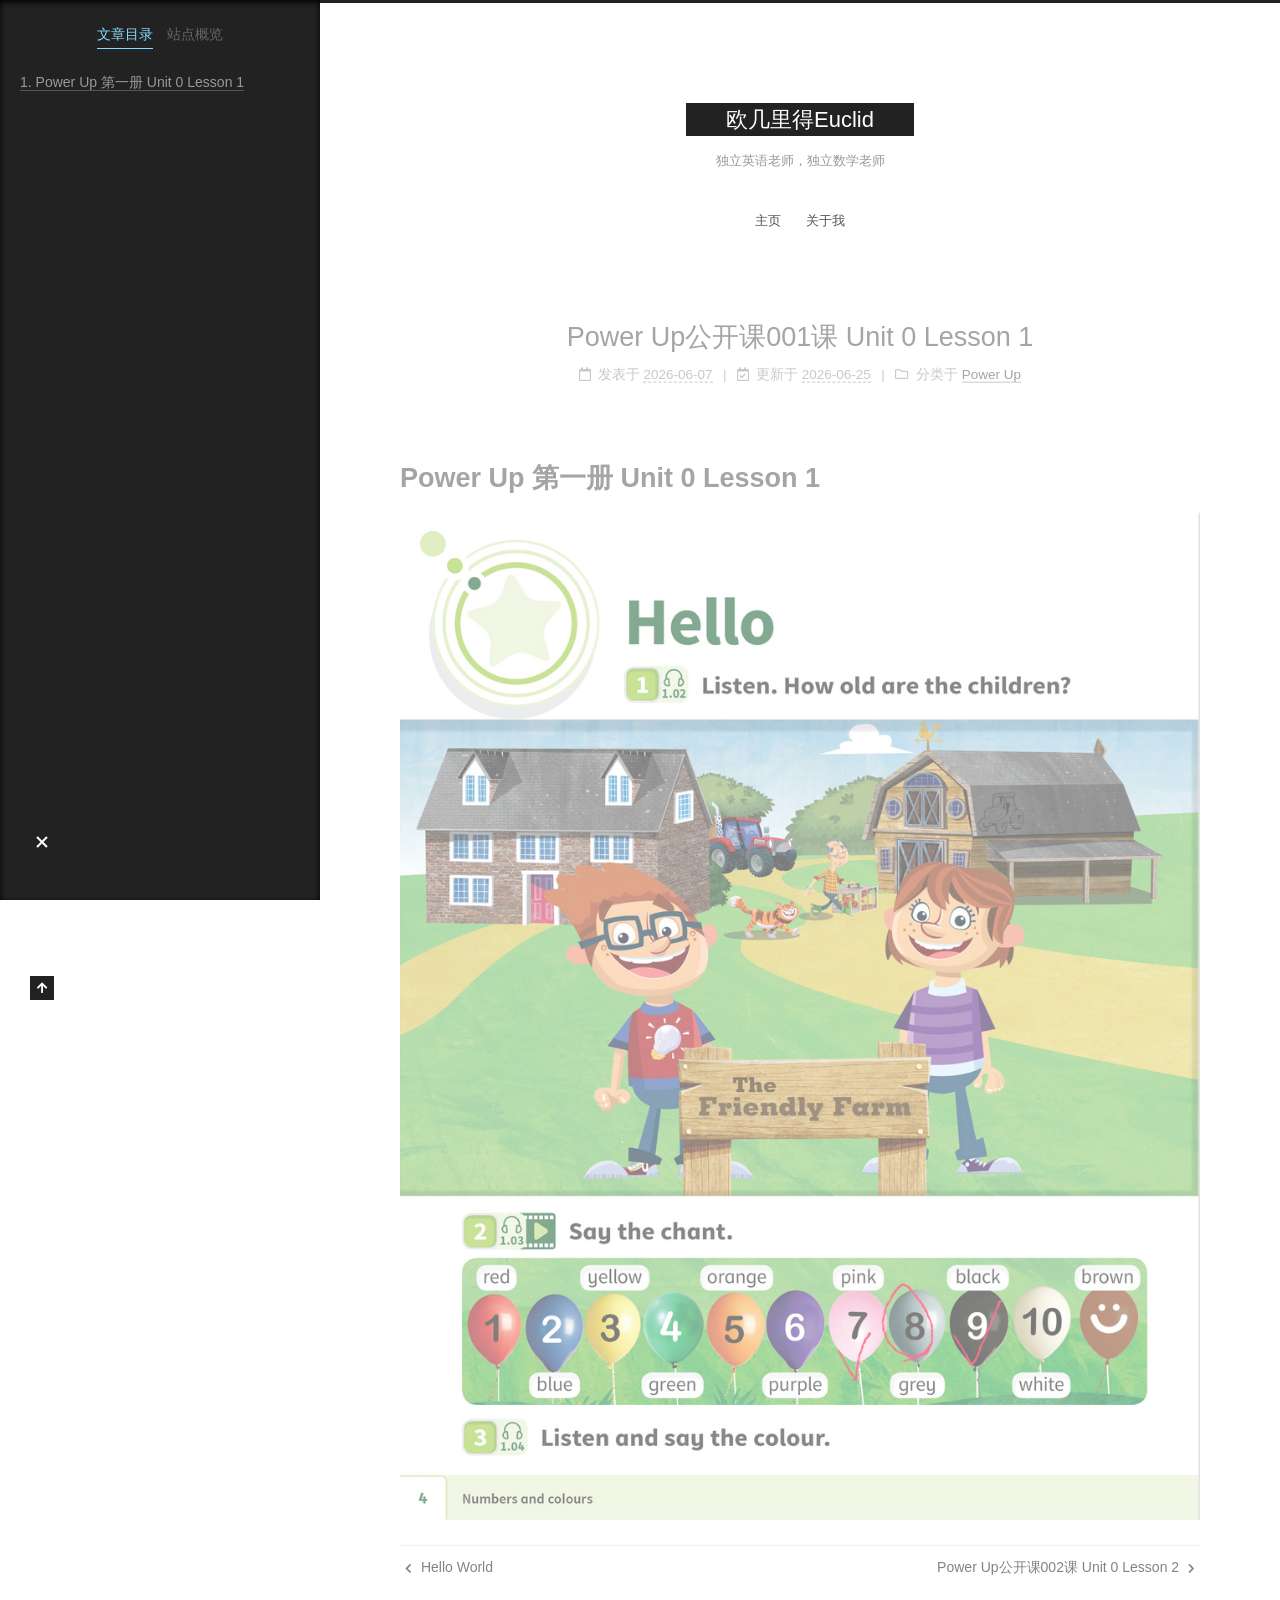
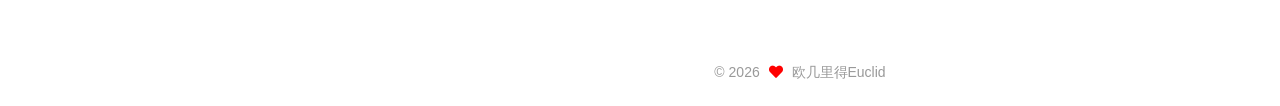
<file: 2026/06/07/001/index.html>
<!DOCTYPE html>
<html lang="zh-CN">
<head>
  <meta charset="UTF-8">
<meta name="viewport" content="width=device-width, initial-scale=1, maximum-scale=2">
<meta name="theme-color" content="#222">
<meta name="generator" content="Hexo 7.3.0">
  <link rel="apple-touch-icon" sizes="180x180" href="/images/apple-touch-icon-next.png">
  <link rel="icon" type="image/png" sizes="32x32" href="/images/favicon-32x32-next.png">
  <link rel="icon" type="image/png" sizes="16x16" href="/images/favicon-16x16-next.png">
  <link rel="mask-icon" href="/images/logo.svg" color="#222">

<link rel="stylesheet" href="/css/main.css">


<link rel="stylesheet" href="/lib/font-awesome/css/all.min.css">

<script id="hexo-configurations">
    var NexT = window.NexT || {};
    var CONFIG = {"hostname":"example.com","root":"/","scheme":"Muse","version":"7.8.0","exturl":false,"sidebar":{"position":"left","display":"always","padding":18,"offset":12,"onmobile":false},"copycode":{"enable":false,"show_result":false,"style":null},"back2top":{"enable":true,"sidebar":false,"scrollpercent":false},"bookmark":{"enable":false,"color":"#222","save":"auto"},"fancybox":false,"mediumzoom":false,"lazyload":false,"pangu":false,"comments":{"style":"tabs","active":null,"storage":true,"lazyload":false,"nav":null},"algolia":{"hits":{"per_page":10},"labels":{"input_placeholder":"Search for Posts","hits_empty":"We didn't find any results for the search: ${query}","hits_stats":"${hits} results found in ${time} ms"}},"localsearch":{"enable":false,"trigger":"auto","top_n_per_article":1,"unescape":false,"preload":false},"motion":{"enable":true,"async":false,"transition":{"post_block":"fadeIn","post_header":"slideDownIn","post_body":"slideDownIn","coll_header":"slideLeftIn","sidebar":"slideUpIn"}}};
  </script>

  <meta name="description" content="Power Up 第一册 Unit 0 Lesson 1">
<meta property="og:type" content="article">
<meta property="og:title" content="Power Up公开课001课 Unit 0 Lesson 1">
<meta property="og:url" content="http://example.com/2026/06/07/001/index.html">
<meta property="og:site_name" content="欧几里得Euclid">
<meta property="og:description" content="Power Up 第一册 Unit 0 Lesson 1">
<meta property="og:locale" content="zh_CN">
<meta property="og:image" content="http://example.com/images/powerup01/page004.jpg">
<meta property="article:published_time" content="2026-06-07T03:00:00.000Z">
<meta property="article:modified_time" content="2026-06-25T15:29:39.839Z">
<meta property="article:author" content="欧几里得Euclid">
<meta name="twitter:card" content="summary">
<meta name="twitter:image" content="http://example.com/images/powerup01/page004.jpg">

<link rel="canonical" href="http://example.com/2026/06/07/001/">


<script id="page-configurations">
  // https://hexo.io/docs/variables.html
  CONFIG.page = {
    sidebar: "",
    isHome : false,
    isPost : true,
    lang   : 'zh-CN'
  };
</script>

  <title>Power Up公开课001课 Unit 0 Lesson 1 | 欧几里得Euclid</title>
  






  <noscript>
  <style>
  .use-motion .brand,
  .use-motion .menu-item,
  .sidebar-inner,
  .use-motion .post-block,
  .use-motion .pagination,
  .use-motion .comments,
  .use-motion .post-header,
  .use-motion .post-body,
  .use-motion .collection-header { opacity: initial; }

  .use-motion .site-title,
  .use-motion .site-subtitle {
    opacity: initial;
    top: initial;
  }

  .use-motion .logo-line-before i { left: initial; }
  .use-motion .logo-line-after i { right: initial; }
  </style>
</noscript>

</head>

<body itemscope itemtype="http://schema.org/WebPage">
  <div class="container use-motion">
    <div class="headband"></div>

    <header class="header" itemscope itemtype="http://schema.org/WPHeader">
      <div class="header-inner"><div class="site-brand-container">
  <div class="site-nav-toggle">
    <div class="toggle" aria-label="切换导航栏">
      <span class="toggle-line toggle-line-first"></span>
      <span class="toggle-line toggle-line-middle"></span>
      <span class="toggle-line toggle-line-last"></span>
    </div>
  </div>

  <div class="site-meta">

    <a href="/" class="brand" rel="start">
      <span class="logo-line-before"><i></i></span>
      <h1 class="site-title">欧几里得Euclid</h1>
      <span class="logo-line-after"><i></i></span>
    </a>
      <p class="site-subtitle" itemprop="description">独立英语老师，独立数学老师</p>
  </div>

  <div class="site-nav-right">
    <div class="toggle popup-trigger">
    </div>
  </div>
</div>




<nav class="site-nav">
  <ul id="menu" class="main-menu menu">
        <li class="menu-item menu-item-主页">

    <a href="/" rel="section">主页</a>

  </li>
        <li class="menu-item menu-item-关于我">

    <a href="/about-me/" rel="section">关于我</a>

  </li>
  </ul>
</nav>




</div>
    </header>

    
  <div class="back-to-top">
    <i class="fa fa-arrow-up"></i>
    <span>0%</span>
  </div>


    <main class="main">
      <div class="main-inner">
        <div class="content-wrap">
          

          <div class="content post posts-expand">
            

    
  
  
  <article itemscope itemtype="http://schema.org/Article" class="post-block" lang="zh-CN">
    <link itemprop="mainEntityOfPage" href="http://example.com/2026/06/07/001/">

    <span hidden itemprop="author" itemscope itemtype="http://schema.org/Person">
      <meta itemprop="image" content="/images/general/avatar.jpg">
      <meta itemprop="name" content="欧几里得Euclid">
      <meta itemprop="description" content="">
    </span>

    <span hidden itemprop="publisher" itemscope itemtype="http://schema.org/Organization">
      <meta itemprop="name" content="欧几里得Euclid">
    </span>
      <header class="post-header">
        <h1 class="post-title" itemprop="name headline">
          Power Up公开课001课 Unit 0 Lesson 1
        </h1>

        <div class="post-meta">
            <span class="post-meta-item">
              <span class="post-meta-item-icon">
                <i class="far fa-calendar"></i>
              </span>
              <span class="post-meta-item-text">发表于</span>

              <time title="创建时间：2026-06-07 11:00:00" itemprop="dateCreated datePublished" datetime="2026-06-07T11:00:00+08:00">2026-06-07</time>
            </span>
              <span class="post-meta-item">
                <span class="post-meta-item-icon">
                  <i class="far fa-calendar-check"></i>
                </span>
                <span class="post-meta-item-text">更新于</span>
                <time title="修改时间：2026-06-25 23:29:39" itemprop="dateModified" datetime="2026-06-25T23:29:39+08:00">2026-06-25</time>
              </span>
            <span class="post-meta-item">
              <span class="post-meta-item-icon">
                <i class="far fa-folder"></i>
              </span>
              <span class="post-meta-item-text">分类于</span>
                <span itemprop="about" itemscope itemtype="http://schema.org/Thing">
                  <a href="/categories/Power-Up/" itemprop="url" rel="index"><span itemprop="name">Power Up</span></a>
                </span>
            </span>

          

        </div>
      </header>

    
    
    
    <div class="post-body" itemprop="articleBody">

      
        <h1>Power Up 第一册 Unit 0 Lesson 1</h1>

<p> <img src="/images/powerup01/page004.jpg" alt="图片描述"></p>

    </div>

    
    
    

      <footer class="post-footer">

        


        
    <div class="post-nav">
      <div class="post-nav-item">
    <a href="/2025/06/07/hello-world/" rel="prev" title="Hello World">
      <i class="fa fa-chevron-left"></i> Hello World
    </a></div>
      <div class="post-nav-item">
    <a href="/2026/06/09/002/" rel="next" title="Power Up公开课002课 Unit 0 Lesson 2">
      Power Up公开课002课 Unit 0 Lesson 2 <i class="fa fa-chevron-right"></i>
    </a></div>
    </div>
      </footer>
    
  </article>
  
  
  



          </div>
          

<script>
  window.addEventListener('tabs:register', () => {
    let { activeClass } = CONFIG.comments;
    if (CONFIG.comments.storage) {
      activeClass = localStorage.getItem('comments_active') || activeClass;
    }
    if (activeClass) {
      let activeTab = document.querySelector(`a[href="#comment-${activeClass}"]`);
      if (activeTab) {
        activeTab.click();
      }
    }
  });
  if (CONFIG.comments.storage) {
    window.addEventListener('tabs:click', event => {
      if (!event.target.matches('.tabs-comment .tab-content .tab-pane')) return;
      let commentClass = event.target.classList[1];
      localStorage.setItem('comments_active', commentClass);
    });
  }
</script>

        </div>
          
  
  <div class="toggle sidebar-toggle">
    <span class="toggle-line toggle-line-first"></span>
    <span class="toggle-line toggle-line-middle"></span>
    <span class="toggle-line toggle-line-last"></span>
  </div>

  <aside class="sidebar">
    <div class="sidebar-inner">

      <ul class="sidebar-nav motion-element">
        <li class="sidebar-nav-toc">
          文章目录
        </li>
        <li class="sidebar-nav-overview">
          站点概览
        </li>
      </ul>

      <!--noindex-->
      <div class="post-toc-wrap sidebar-panel">
          <div class="post-toc motion-element"><ol class="nav"><li class="nav-item nav-level-1"><a class="nav-link"><span class="nav-number">1.</span> <span class="nav-text">Power Up 第一册 Unit 0 Lesson 1</span></a></li></ol></div>
      </div>
      <!--/noindex-->

      <div class="site-overview-wrap sidebar-panel">
        <div class="site-author motion-element" itemprop="author" itemscope itemtype="http://schema.org/Person">
    <img class="site-author-image" itemprop="image" alt="欧几里得Euclid"
      src="/images/general/avatar.jpg">
  <p class="site-author-name" itemprop="name">欧几里得Euclid</p>
  <div class="site-description" itemprop="description"></div>
</div>
<div class="site-state-wrap motion-element">
  <nav class="site-state">
      <div class="site-state-item site-state-posts">
          <a href="/archives">
          <span class="site-state-item-count">3</span>
          <span class="site-state-item-name">日志</span>
        </a>
      </div>
      <div class="site-state-item site-state-categories">
        <span class="site-state-item-count">1</span>
        <span class="site-state-item-name">分类</span>
      </div>
  </nav>
</div>



      </div>

    </div>
  </aside>
  <div id="sidebar-dimmer"></div>


      </div>
    </main>

    <footer class="footer">
      <div class="footer-inner">
        

        

<div class="copyright">
  
  &copy; 
  <span itemprop="copyrightYear">2026</span>
  <span class="with-love">
    <i class="fa fa-heart"></i>
  </span>
  <span class="author" itemprop="copyrightHolder">欧几里得Euclid</span>
</div>

        








      </div>
    </footer>
  </div>

  
  <script src="/lib/anime.min.js"></script>
  <script src="/lib/velocity/velocity.min.js"></script>
  <script src="/lib/velocity/velocity.ui.min.js"></script>

<script src="/js/utils.js"></script>

<script src="/js/motion.js"></script>


<script src="/js/schemes/muse.js"></script>


<script src="/js/next-boot.js"></script>




  















  

  

</body>
</html>
</file>
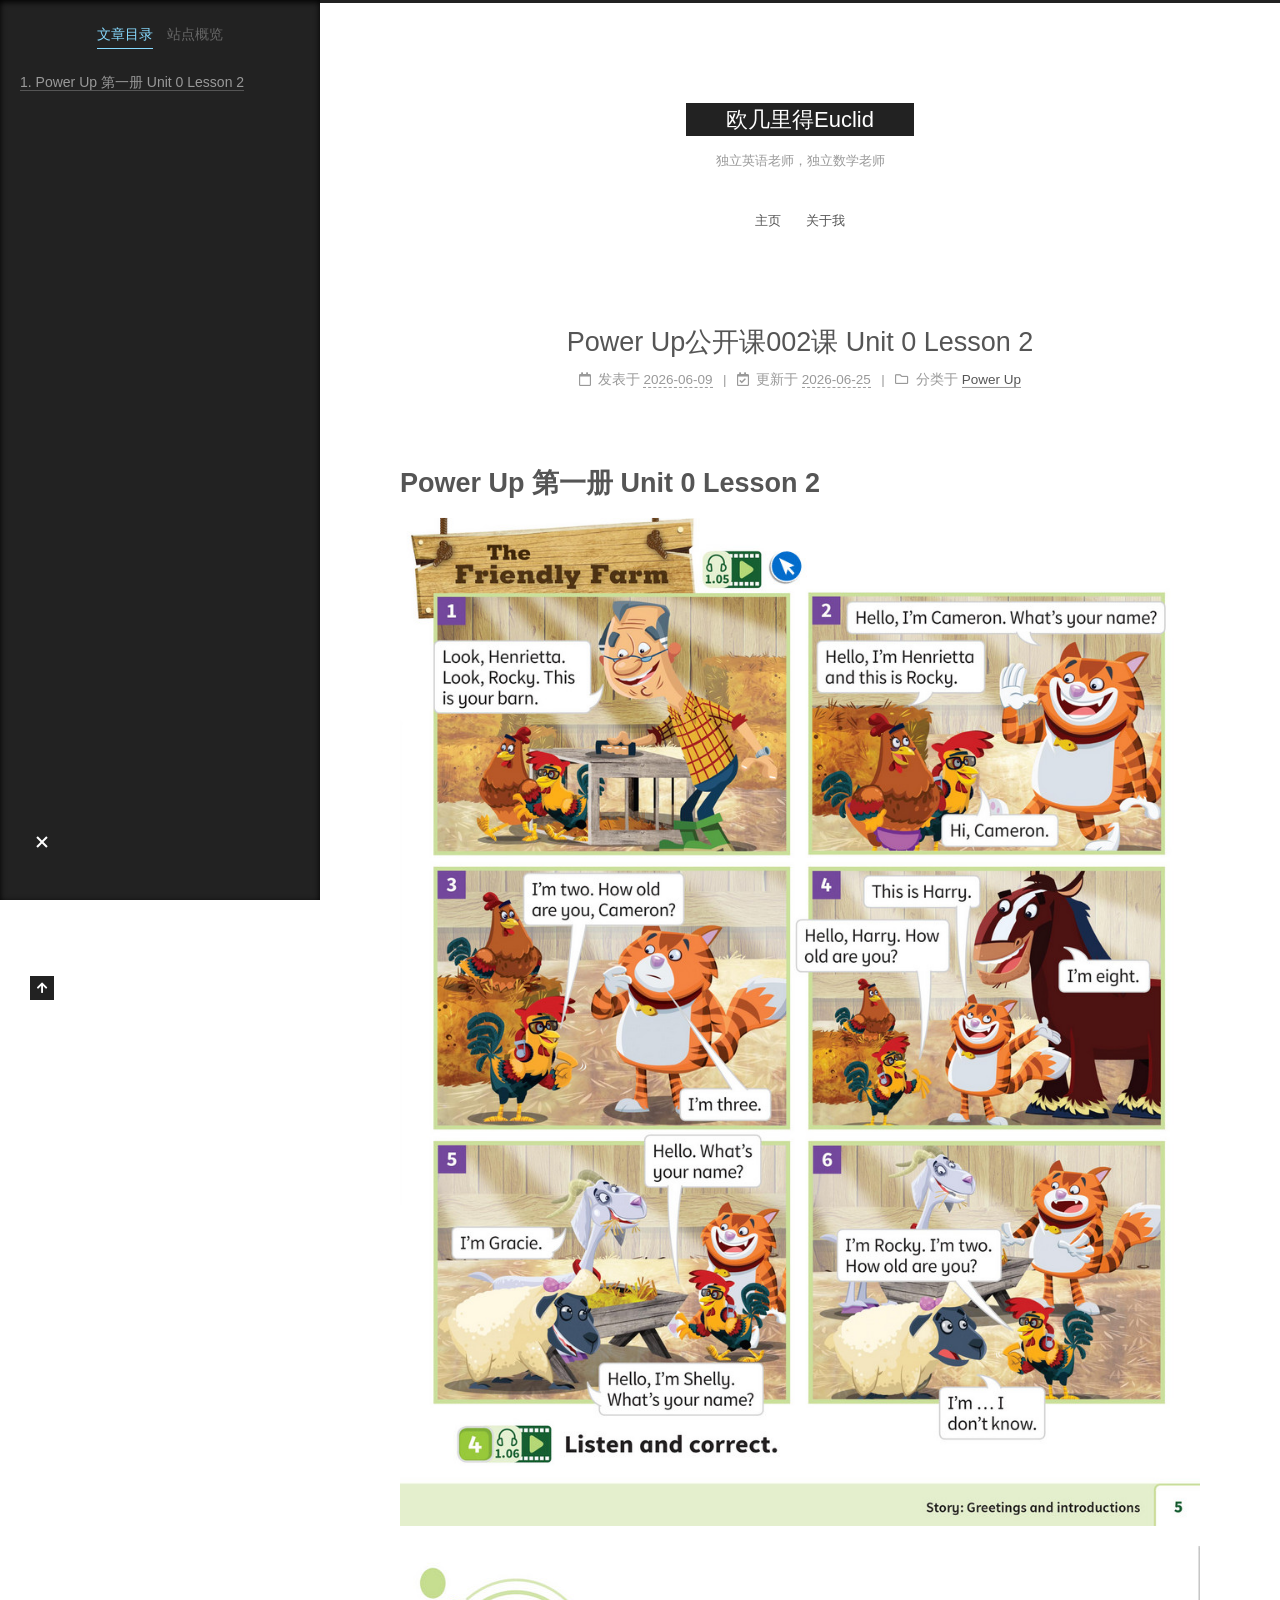
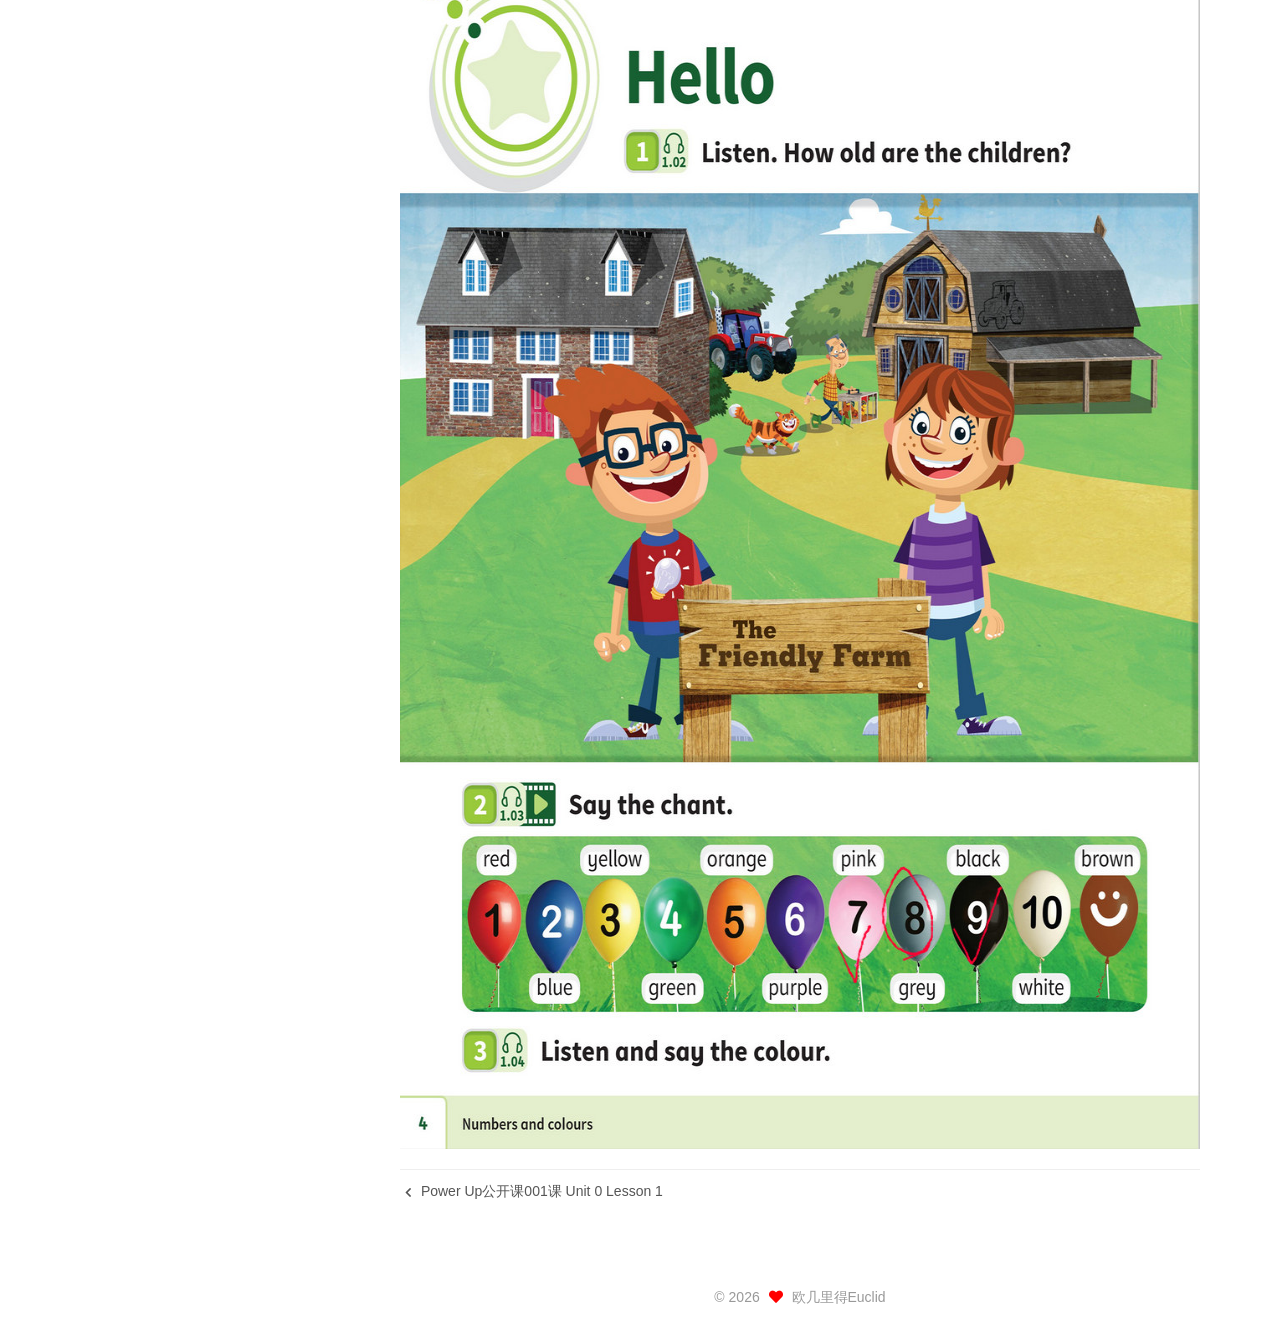
<file: 2026/06/09/002/index.html>
<!DOCTYPE html>
<html lang="zh-CN">
<head>
  <meta charset="UTF-8">
<meta name="viewport" content="width=device-width, initial-scale=1, maximum-scale=2">
<meta name="theme-color" content="#222">
<meta name="generator" content="Hexo 7.3.0">
  <link rel="apple-touch-icon" sizes="180x180" href="/images/apple-touch-icon-next.png">
  <link rel="icon" type="image/png" sizes="32x32" href="/images/favicon-32x32-next.png">
  <link rel="icon" type="image/png" sizes="16x16" href="/images/favicon-16x16-next.png">
  <link rel="mask-icon" href="/images/logo.svg" color="#222">

<link rel="stylesheet" href="/css/main.css">


<link rel="stylesheet" href="/lib/font-awesome/css/all.min.css">

<script id="hexo-configurations">
    var NexT = window.NexT || {};
    var CONFIG = {"hostname":"example.com","root":"/","scheme":"Muse","version":"7.8.0","exturl":false,"sidebar":{"position":"left","display":"always","padding":18,"offset":12,"onmobile":false},"copycode":{"enable":false,"show_result":false,"style":null},"back2top":{"enable":true,"sidebar":false,"scrollpercent":false},"bookmark":{"enable":false,"color":"#222","save":"auto"},"fancybox":false,"mediumzoom":false,"lazyload":false,"pangu":false,"comments":{"style":"tabs","active":null,"storage":true,"lazyload":false,"nav":null},"algolia":{"hits":{"per_page":10},"labels":{"input_placeholder":"Search for Posts","hits_empty":"We didn't find any results for the search: ${query}","hits_stats":"${hits} results found in ${time} ms"}},"localsearch":{"enable":false,"trigger":"auto","top_n_per_article":1,"unescape":false,"preload":false},"motion":{"enable":true,"async":false,"transition":{"post_block":"fadeIn","post_header":"slideDownIn","post_body":"slideDownIn","coll_header":"slideLeftIn","sidebar":"slideUpIn"}}};
  </script>

  <meta name="description" content="Power Up 第一册 Unit 0 Lesson 2">
<meta property="og:type" content="article">
<meta property="og:title" content="Power Up公开课002课 Unit 0 Lesson 2">
<meta property="og:url" content="http://example.com/2026/06/09/002/index.html">
<meta property="og:site_name" content="欧几里得Euclid">
<meta property="og:description" content="Power Up 第一册 Unit 0 Lesson 2">
<meta property="og:locale" content="zh_CN">
<meta property="og:image" content="http://example.com/images/powerup01/page005.jpg">
<meta property="og:image" content="http://example.com/images/powerup01/page004.jpg">
<meta property="article:published_time" content="2026-06-09T03:00:00.000Z">
<meta property="article:modified_time" content="2026-06-25T15:29:07.851Z">
<meta property="article:author" content="欧几里得Euclid">
<meta name="twitter:card" content="summary">
<meta name="twitter:image" content="http://example.com/images/powerup01/page005.jpg">

<link rel="canonical" href="http://example.com/2026/06/09/002/">


<script id="page-configurations">
  // https://hexo.io/docs/variables.html
  CONFIG.page = {
    sidebar: "",
    isHome : false,
    isPost : true,
    lang   : 'zh-CN'
  };
</script>

  <title>Power Up公开课002课 Unit 0 Lesson 2 | 欧几里得Euclid</title>
  






  <noscript>
  <style>
  .use-motion .brand,
  .use-motion .menu-item,
  .sidebar-inner,
  .use-motion .post-block,
  .use-motion .pagination,
  .use-motion .comments,
  .use-motion .post-header,
  .use-motion .post-body,
  .use-motion .collection-header { opacity: initial; }

  .use-motion .site-title,
  .use-motion .site-subtitle {
    opacity: initial;
    top: initial;
  }

  .use-motion .logo-line-before i { left: initial; }
  .use-motion .logo-line-after i { right: initial; }
  </style>
</noscript>

</head>

<body itemscope itemtype="http://schema.org/WebPage">
  <div class="container use-motion">
    <div class="headband"></div>

    <header class="header" itemscope itemtype="http://schema.org/WPHeader">
      <div class="header-inner"><div class="site-brand-container">
  <div class="site-nav-toggle">
    <div class="toggle" aria-label="切换导航栏">
      <span class="toggle-line toggle-line-first"></span>
      <span class="toggle-line toggle-line-middle"></span>
      <span class="toggle-line toggle-line-last"></span>
    </div>
  </div>

  <div class="site-meta">

    <a href="/" class="brand" rel="start">
      <span class="logo-line-before"><i></i></span>
      <h1 class="site-title">欧几里得Euclid</h1>
      <span class="logo-line-after"><i></i></span>
    </a>
      <p class="site-subtitle" itemprop="description">独立英语老师，独立数学老师</p>
  </div>

  <div class="site-nav-right">
    <div class="toggle popup-trigger">
    </div>
  </div>
</div>




<nav class="site-nav">
  <ul id="menu" class="main-menu menu">
        <li class="menu-item menu-item-主页">

    <a href="/" rel="section">主页</a>

  </li>
        <li class="menu-item menu-item-关于我">

    <a href="/about-me/" rel="section">关于我</a>

  </li>
  </ul>
</nav>




</div>
    </header>

    
  <div class="back-to-top">
    <i class="fa fa-arrow-up"></i>
    <span>0%</span>
  </div>


    <main class="main">
      <div class="main-inner">
        <div class="content-wrap">
          

          <div class="content post posts-expand">
            

    
  
  
  <article itemscope itemtype="http://schema.org/Article" class="post-block" lang="zh-CN">
    <link itemprop="mainEntityOfPage" href="http://example.com/2026/06/09/002/">

    <span hidden itemprop="author" itemscope itemtype="http://schema.org/Person">
      <meta itemprop="image" content="/images/general/avatar.jpg">
      <meta itemprop="name" content="欧几里得Euclid">
      <meta itemprop="description" content="">
    </span>

    <span hidden itemprop="publisher" itemscope itemtype="http://schema.org/Organization">
      <meta itemprop="name" content="欧几里得Euclid">
    </span>
      <header class="post-header">
        <h1 class="post-title" itemprop="name headline">
          Power Up公开课002课 Unit 0 Lesson 2
        </h1>

        <div class="post-meta">
            <span class="post-meta-item">
              <span class="post-meta-item-icon">
                <i class="far fa-calendar"></i>
              </span>
              <span class="post-meta-item-text">发表于</span>

              <time title="创建时间：2026-06-09 11:00:00" itemprop="dateCreated datePublished" datetime="2026-06-09T11:00:00+08:00">2026-06-09</time>
            </span>
              <span class="post-meta-item">
                <span class="post-meta-item-icon">
                  <i class="far fa-calendar-check"></i>
                </span>
                <span class="post-meta-item-text">更新于</span>
                <time title="修改时间：2026-06-25 23:29:07" itemprop="dateModified" datetime="2026-06-25T23:29:07+08:00">2026-06-25</time>
              </span>
            <span class="post-meta-item">
              <span class="post-meta-item-icon">
                <i class="far fa-folder"></i>
              </span>
              <span class="post-meta-item-text">分类于</span>
                <span itemprop="about" itemscope itemtype="http://schema.org/Thing">
                  <a href="/categories/Power-Up/" itemprop="url" rel="index"><span itemprop="name">Power Up</span></a>
                </span>
            </span>

          

        </div>
      </header>

    
    
    
    <div class="post-body" itemprop="articleBody">

      
        <h1>Power Up 第一册 Unit 0 Lesson 2</h1>

<p> <img src="/images/powerup01/page005.jpg" alt="图片描述"></p>
 <img src="/images/powerup01/page004.jpg" width="956" height="1203" alt=""/>

    </div>

    
    
    

      <footer class="post-footer">

        


        
    <div class="post-nav">
      <div class="post-nav-item">
    <a href="/2026/06/07/001/" rel="prev" title="Power Up公开课001课 Unit 0 Lesson 1">
      <i class="fa fa-chevron-left"></i> Power Up公开课001课 Unit 0 Lesson 1
    </a></div>
      <div class="post-nav-item"></div>
    </div>
      </footer>
    
  </article>
  
  
  



          </div>
          

<script>
  window.addEventListener('tabs:register', () => {
    let { activeClass } = CONFIG.comments;
    if (CONFIG.comments.storage) {
      activeClass = localStorage.getItem('comments_active') || activeClass;
    }
    if (activeClass) {
      let activeTab = document.querySelector(`a[href="#comment-${activeClass}"]`);
      if (activeTab) {
        activeTab.click();
      }
    }
  });
  if (CONFIG.comments.storage) {
    window.addEventListener('tabs:click', event => {
      if (!event.target.matches('.tabs-comment .tab-content .tab-pane')) return;
      let commentClass = event.target.classList[1];
      localStorage.setItem('comments_active', commentClass);
    });
  }
</script>

        </div>
          
  
  <div class="toggle sidebar-toggle">
    <span class="toggle-line toggle-line-first"></span>
    <span class="toggle-line toggle-line-middle"></span>
    <span class="toggle-line toggle-line-last"></span>
  </div>

  <aside class="sidebar">
    <div class="sidebar-inner">

      <ul class="sidebar-nav motion-element">
        <li class="sidebar-nav-toc">
          文章目录
        </li>
        <li class="sidebar-nav-overview">
          站点概览
        </li>
      </ul>

      <!--noindex-->
      <div class="post-toc-wrap sidebar-panel">
          <div class="post-toc motion-element"><ol class="nav"><li class="nav-item nav-level-1"><a class="nav-link"><span class="nav-number">1.</span> <span class="nav-text">Power Up 第一册 Unit 0 Lesson 2</span></a></li></ol></div>
      </div>
      <!--/noindex-->

      <div class="site-overview-wrap sidebar-panel">
        <div class="site-author motion-element" itemprop="author" itemscope itemtype="http://schema.org/Person">
    <img class="site-author-image" itemprop="image" alt="欧几里得Euclid"
      src="/images/general/avatar.jpg">
  <p class="site-author-name" itemprop="name">欧几里得Euclid</p>
  <div class="site-description" itemprop="description"></div>
</div>
<div class="site-state-wrap motion-element">
  <nav class="site-state">
      <div class="site-state-item site-state-posts">
          <a href="/archives">
          <span class="site-state-item-count">3</span>
          <span class="site-state-item-name">日志</span>
        </a>
      </div>
      <div class="site-state-item site-state-categories">
        <span class="site-state-item-count">1</span>
        <span class="site-state-item-name">分类</span>
      </div>
  </nav>
</div>



      </div>

    </div>
  </aside>
  <div id="sidebar-dimmer"></div>


      </div>
    </main>

    <footer class="footer">
      <div class="footer-inner">
        

        

<div class="copyright">
  
  &copy; 
  <span itemprop="copyrightYear">2026</span>
  <span class="with-love">
    <i class="fa fa-heart"></i>
  </span>
  <span class="author" itemprop="copyrightHolder">欧几里得Euclid</span>
</div>

        








      </div>
    </footer>
  </div>

  
  <script src="/lib/anime.min.js"></script>
  <script src="/lib/velocity/velocity.min.js"></script>
  <script src="/lib/velocity/velocity.ui.min.js"></script>

<script src="/js/utils.js"></script>

<script src="/js/motion.js"></script>


<script src="/js/schemes/muse.js"></script>


<script src="/js/next-boot.js"></script>




  















  

  

</body>
</html>
</file>
<file: css/main.css>
:root {
  --body-bg-color: #fff;
  --content-bg-color: #fff;
  --card-bg-color: #f5f5f5;
  --text-color: #555;
  --blockquote-color: #666;
  --link-color: #555;
  --link-hover-color: #222;
  --brand-color: #fff;
  --brand-hover-color: #fff;
  --table-row-odd-bg-color: #f9f9f9;
  --table-row-hover-bg-color: #f5f5f5;
  --menu-item-bg-color: #f5f5f5;
  --btn-default-bg: #222;
  --btn-default-color: #fff;
  --btn-default-border-color: #222;
  --btn-default-hover-bg: #fff;
  --btn-default-hover-color: #222;
  --btn-default-hover-border-color: #222;
}
html {
  line-height: 1.15; /* 1 */
  -webkit-text-size-adjust: 100%; /* 2 */
}
body {
  margin: 0;
}
main {
  display: block;
}
h1 {
  font-size: 2em;
  margin: 0.67em 0;
}
hr {
  box-sizing: content-box; /* 1 */
  height: 0; /* 1 */
  overflow: visible; /* 2 */
}
pre {
  font-family: monospace, monospace; /* 1 */
  font-size: 1em; /* 2 */
}
a {
  background: transparent;
}
abbr[title] {
  border-bottom: none; /* 1 */
  text-decoration: underline; /* 2 */
  text-decoration: underline dotted; /* 2 */
}
b,
strong {
  font-weight: bolder;
}
code,
kbd,
samp {
  font-family: monospace, monospace; /* 1 */
  font-size: 1em; /* 2 */
}
small {
  font-size: 80%;
}
sub,
sup {
  font-size: 75%;
  line-height: 0;
  position: relative;
  vertical-align: baseline;
}
sub {
  bottom: -0.25em;
}
sup {
  top: -0.5em;
}
img {
  border-style: none;
}
button,
input,
optgroup,
select,
textarea {
  font-family: inherit; /* 1 */
  font-size: 100%; /* 1 */
  line-height: 1.15; /* 1 */
  margin: 0; /* 2 */
}
button,
input {
/* 1 */
  overflow: visible;
}
button,
select {
/* 1 */
  text-transform: none;
}
button,
[type='button'],
[type='reset'],
[type='submit'] {
  -webkit-appearance: button;
}
button::-moz-focus-inner,
[type='button']::-moz-focus-inner,
[type='reset']::-moz-focus-inner,
[type='submit']::-moz-focus-inner {
  border-style: none;
  padding: 0;
}
button:-moz-focusring,
[type='button']:-moz-focusring,
[type='reset']:-moz-focusring,
[type='submit']:-moz-focusring {
  outline: 1px dotted ButtonText;
}
fieldset {
  padding: 0.35em 0.75em 0.625em;
}
legend {
  box-sizing: border-box; /* 1 */
  color: inherit; /* 2 */
  display: table; /* 1 */
  max-width: 100%; /* 1 */
  padding: 0; /* 3 */
  white-space: normal; /* 1 */
}
progress {
  vertical-align: baseline;
}
textarea {
  overflow: auto;
}
[type='checkbox'],
[type='radio'] {
  box-sizing: border-box; /* 1 */
  padding: 0; /* 2 */
}
[type='number']::-webkit-inner-spin-button,
[type='number']::-webkit-outer-spin-button {
  height: auto;
}
[type='search'] {
  outline-offset: -2px; /* 2 */
  -webkit-appearance: textfield; /* 1 */
}
[type='search']::-webkit-search-decoration {
  -webkit-appearance: none;
}
::-webkit-file-upload-button {
  font: inherit; /* 2 */
  -webkit-appearance: button; /* 1 */
}
details {
  display: block;
}
summary {
  display: list-item;
}
template {
  display: none;
}
[hidden] {
  display: none;
}
::selection {
  background: #262a30;
  color: #eee;
}
html,
body {
  height: 100%;
}
body {
  background: var(--body-bg-color);
  color: var(--text-color);
  font-family: 'Lato', "PingFang SC", "Microsoft YaHei", sans-serif;
  font-size: 1em;
  line-height: 2;
}
@media (max-width: 991px) {
  body {
    padding-left: 0 !important;
    padding-right: 0 !important;
  }
}
h1,
h2,
h3,
h4,
h5,
h6 {
  font-family: 'Lato', "PingFang SC", "Microsoft YaHei", sans-serif;
  font-weight: bold;
  line-height: 1.5;
  margin: 20px 0 15px;
}
h1 {
  font-size: 1.5em;
}
h2 {
  font-size: 1.375em;
}
h3 {
  font-size: 1.25em;
}
h4 {
  font-size: 1.125em;
}
h5 {
  font-size: 1em;
}
h6 {
  font-size: 0.875em;
}
p {
  margin: 0 0 20px 0;
}
a,
span.exturl {
  border-bottom: 1px solid #999;
  color: var(--link-color);
  outline: 0;
  text-decoration: none;
  overflow-wrap: break-word;
  word-wrap: break-word;
  cursor: pointer;
}
a:hover,
span.exturl:hover {
  border-bottom-color: var(--link-hover-color);
  color: var(--link-hover-color);
}
iframe,
img,
video {
  display: block;
  margin-left: auto;
  margin-right: auto;
  max-width: 100%;
}
hr {
  background-image: repeating-linear-gradient(-45deg, #ddd, #ddd 4px, transparent 4px, transparent 8px);
  border: 0;
  height: 3px;
  margin: 40px 0;
}
blockquote {
  border-left: 4px solid #ddd;
  color: var(--blockquote-color);
  margin: 0;
  padding: 0 15px;
}
blockquote cite::before {
  content: '-';
  padding: 0 5px;
}
dt {
  font-weight: bold;
}
dd {
  margin: 0;
  padding: 0;
}
kbd {
  background-color: #f5f5f5;
  background-image: linear-gradient(#eee, #fff, #eee);
  border: 1px solid #ccc;
  border-radius: 0.2em;
  box-shadow: 0.1em 0.1em 0.2em rgba(0,0,0,0.1);
  color: #555;
  font-family: inherit;
  padding: 0.1em 0.3em;
  white-space: nowrap;
}
.table-container {
  overflow: auto;
}
table {
  border-collapse: collapse;
  border-spacing: 0;
  font-size: 0.875em;
  margin: 0 0 20px 0;
  width: 100%;
}
tbody tr:nth-of-type(odd) {
  background: var(--table-row-odd-bg-color);
}
tbody tr:hover {
  background: var(--table-row-hover-bg-color);
}
caption,
th,
td {
  font-weight: normal;
  padding: 8px;
  vertical-align: middle;
}
th,
td {
  border: 1px solid #ddd;
  border-bottom: 3px solid #ddd;
}
th {
  font-weight: 700;
  padding-bottom: 10px;
}
td {
  border-bottom-width: 1px;
}
.btn {
  background: var(--btn-default-bg);
  border: 2px solid var(--btn-default-border-color);
  border-radius: 0;
  color: var(--btn-default-color);
  display: inline-block;
  font-size: 0.875em;
  line-height: 2;
  padding: 0 20px;
  text-decoration: none;
  transition-property: background-color;
  transition-delay: 0s;
  transition-duration: 0.2s;
  transition-timing-function: ease-in-out;
}
.btn:hover {
  background: var(--btn-default-hover-bg);
  border-color: var(--btn-default-hover-border-color);
  color: var(--btn-default-hover-color);
}
.btn + .btn {
  margin: 0 0 8px 8px;
}
.btn .fa-fw {
  text-align: left;
  width: 1.285714285714286em;
}
.toggle {
  line-height: 0;
}
.toggle .toggle-line {
  background: #fff;
  display: inline-block;
  height: 2px;
  left: 0;
  position: relative;
  top: 0;
  transition: all 0.4s;
  vertical-align: top;
  width: 100%;
}
.toggle .toggle-line:not(:first-child) {
  margin-top: 3px;
}
.toggle.toggle-arrow .toggle-line-first {
  left: 50%;
  top: 2px;
  transform: rotate(45deg);
  width: 50%;
}
.toggle.toggle-arrow .toggle-line-middle {
  left: 2px;
  width: 90%;
}
.toggle.toggle-arrow .toggle-line-last {
  left: 50%;
  top: -2px;
  transform: rotate(-45deg);
  width: 50%;
}
.toggle.toggle-close .toggle-line-first {
  transform: rotate(-45deg);
  top: 5px;
}
.toggle.toggle-close .toggle-line-middle {
  opacity: 0;
}
.toggle.toggle-close .toggle-line-last {
  transform: rotate(45deg);
  top: -5px;
}
.highlight,
pre {
  background: #f7f7f7;
  color: #4d4d4c;
  line-height: 1.6;
  margin: 0 auto 20px;
}
pre,
code {
  font-family: consolas, Menlo, monospace, "PingFang SC", "Microsoft YaHei";
}
code {
  background: #eee;
  border-radius: 3px;
  color: #555;
  padding: 2px 4px;
  overflow-wrap: break-word;
  word-wrap: break-word;
}
.highlight *::selection {
  background: #d6d6d6;
}
.highlight pre {
  border: 0;
  margin: 0;
  padding: 10px 0;
}
.highlight table {
  border: 0;
  margin: 0;
  width: auto;
}
.highlight td {
  border: 0;
  padding: 0;
}
.highlight figcaption {
  background: #eff2f3;
  color: #4d4d4c;
  display: flex;
  font-size: 0.875em;
  justify-content: space-between;
  line-height: 1.2;
  padding: 0.5em;
}
.highlight figcaption a {
  color: #4d4d4c;
}
.highlight figcaption a:hover {
  border-bottom-color: #4d4d4c;
}
.highlight .gutter {
  -moz-user-select: none;
  -ms-user-select: none;
  -webkit-user-select: none;
  user-select: none;
}
.highlight .gutter pre {
  background: #eff2f3;
  color: #869194;
  padding-left: 10px;
  padding-right: 10px;
  text-align: right;
}
.highlight .code pre {
  background: #f7f7f7;
  padding-left: 10px;
  width: 100%;
}
.gist table {
  width: auto;
}
.gist table td {
  border: 0;
}
pre {
  overflow: auto;
  padding: 10px;
}
pre code {
  background: none;
  color: #4d4d4c;
  font-size: 0.875em;
  padding: 0;
  text-shadow: none;
}
pre .deletion {
  background: #fdd;
}
pre .addition {
  background: #dfd;
}
pre .meta {
  color: #eab700;
  -moz-user-select: none;
  -ms-user-select: none;
  -webkit-user-select: none;
  user-select: none;
}
pre .comment {
  color: #8e908c;
}
pre .variable,
pre .attribute,
pre .tag,
pre .name,
pre .regexp,
pre .ruby .constant,
pre .xml .tag .title,
pre .xml .pi,
pre .xml .doctype,
pre .html .doctype,
pre .css .id,
pre .css .class,
pre .css .pseudo {
  color: #c82829;
}
pre .number,
pre .preprocessor,
pre .built_in,
pre .builtin-name,
pre .literal,
pre .params,
pre .constant,
pre .command {
  color: #f5871f;
}
pre .ruby .class .title,
pre .css .rules .attribute,
pre .string,
pre .symbol,
pre .value,
pre .inheritance,
pre .header,
pre .ruby .symbol,
pre .xml .cdata,
pre .special,
pre .formula {
  color: #718c00;
}
pre .title,
pre .css .hexcolor {
  color: #3e999f;
}
pre .function,
pre .python .decorator,
pre .python .title,
pre .ruby .function .title,
pre .ruby .title .keyword,
pre .perl .sub,
pre .javascript .title,
pre .coffeescript .title {
  color: #4271ae;
}
pre .keyword,
pre .javascript .function {
  color: #8959a8;
}
.blockquote-center {
  border-left: none;
  margin: 40px 0;
  padding: 0;
  position: relative;
  text-align: center;
}
.blockquote-center .fa {
  display: block;
  opacity: 0.6;
  position: absolute;
  width: 100%;
}
.blockquote-center .fa-quote-left {
  border-top: 1px solid #ccc;
  text-align: left;
  top: -20px;
}
.blockquote-center .fa-quote-right {
  border-bottom: 1px solid #ccc;
  text-align: right;
  bottom: -20px;
}
.blockquote-center p,
.blockquote-center div {
  text-align: center;
}
.post-body .group-picture img {
  margin: 0 auto;
  padding: 0 3px;
}
.group-picture-row {
  margin-bottom: 6px;
  overflow: hidden;
}
.group-picture-column {
  float: left;
  margin-bottom: 10px;
}
.post-body .label {
  color: #555;
  display: inline;
  padding: 0 2px;
}
.post-body .label.default {
  background: #f0f0f0;
}
.post-body .label.primary {
  background: #efe6f7;
}
.post-body .label.info {
  background: #e5f2f8;
}
.post-body .label.success {
  background: #e7f4e9;
}
.post-body .label.warning {
  background: #fcf6e1;
}
.post-body .label.danger {
  background: #fae8eb;
}
.post-body .tabs {
  margin-bottom: 20px;
}
.post-body .tabs,
.tabs-comment {
  display: block;
  padding-top: 10px;
  position: relative;
}
.post-body .tabs ul.nav-tabs,
.tabs-comment ul.nav-tabs {
  display: flex;
  flex-wrap: wrap;
  margin: 0;
  margin-bottom: -1px;
  padding: 0;
}
@media (max-width: 413px) {
  .post-body .tabs ul.nav-tabs,
  .tabs-comment ul.nav-tabs {
    display: block;
    margin-bottom: 5px;
  }
}
.post-body .tabs ul.nav-tabs li.tab,
.tabs-comment ul.nav-tabs li.tab {
  border-bottom: 1px solid #ddd;
  border-left: 1px solid transparent;
  border-right: 1px solid transparent;
  border-top: 3px solid transparent;
  flex-grow: 1;
  list-style-type: none;
  border-radius: 0 0 0 0;
}
@media (max-width: 413px) {
  .post-body .tabs ul.nav-tabs li.tab,
  .tabs-comment ul.nav-tabs li.tab {
    border-bottom: 1px solid transparent;
    border-left: 3px solid transparent;
    border-right: 1px solid transparent;
    border-top: 1px solid transparent;
  }
}
@media (max-width: 413px) {
  .post-body .tabs ul.nav-tabs li.tab,
  .tabs-comment ul.nav-tabs li.tab {
    border-radius: 0;
  }
}
.post-body .tabs ul.nav-tabs li.tab a,
.tabs-comment ul.nav-tabs li.tab a {
  border-bottom: initial;
  display: block;
  line-height: 1.8;
  outline: 0;
  padding: 0.25em 0.75em;
  text-align: center;
  transition-delay: 0s;
  transition-duration: 0.2s;
  transition-timing-function: ease-out;
}
.post-body .tabs ul.nav-tabs li.tab a i,
.tabs-comment ul.nav-tabs li.tab a i {
  width: 1.285714285714286em;
}
.post-body .tabs ul.nav-tabs li.tab.active,
.tabs-comment ul.nav-tabs li.tab.active {
  border-bottom: 1px solid transparent;
  border-left: 1px solid #ddd;
  border-right: 1px solid #ddd;
  border-top: 3px solid #fc6423;
}
@media (max-width: 413px) {
  .post-body .tabs ul.nav-tabs li.tab.active,
  .tabs-comment ul.nav-tabs li.tab.active {
    border-bottom: 1px solid #ddd;
    border-left: 3px solid #fc6423;
    border-right: 1px solid #ddd;
    border-top: 1px solid #ddd;
  }
}
.post-body .tabs ul.nav-tabs li.tab.active a,
.tabs-comment ul.nav-tabs li.tab.active a {
  color: var(--link-color);
  cursor: default;
}
.post-body .tabs .tab-content .tab-pane,
.tabs-comment .tab-content .tab-pane {
  border: 1px solid #ddd;
  border-top: 0;
  padding: 20px 20px 0 20px;
  border-radius: 0;
}
.post-body .tabs .tab-content .tab-pane:not(.active),
.tabs-comment .tab-content .tab-pane:not(.active) {
  display: none;
}
.post-body .tabs .tab-content .tab-pane.active,
.tabs-comment .tab-content .tab-pane.active {
  display: block;
}
.post-body .tabs .tab-content .tab-pane.active:nth-of-type(1),
.tabs-comment .tab-content .tab-pane.active:nth-of-type(1) {
  border-radius: 0 0 0 0;
}
@media (max-width: 413px) {
  .post-body .tabs .tab-content .tab-pane.active:nth-of-type(1),
  .tabs-comment .tab-content .tab-pane.active:nth-of-type(1) {
    border-radius: 0;
  }
}
.post-body .note {
  border-radius: 3px;
  margin-bottom: 20px;
  padding: 1em;
  position: relative;
  border: 1px solid #eee;
  border-left-width: 5px;
}
.post-body .note h2,
.post-body .note h3,
.post-body .note h4,
.post-body .note h5,
.post-body .note h6 {
  margin-top: 0;
  border-bottom: initial;
  margin-bottom: 0;
  padding-top: 0;
}
.post-body .note p:first-child,
.post-body .note ul:first-child,
.post-body .note ol:first-child,
.post-body .note table:first-child,
.post-body .note pre:first-child,
.post-body .note blockquote:first-child,
.post-body .note img:first-child {
  margin-top: 0;
}
.post-body .note p:last-child,
.post-body .note ul:last-child,
.post-body .note ol:last-child,
.post-body .note table:last-child,
.post-body .note pre:last-child,
.post-body .note blockquote:last-child,
.post-body .note img:last-child {
  margin-bottom: 0;
}
.post-body .note.default {
  border-left-color: #777;
}
.post-body .note.default h2,
.post-body .note.default h3,
.post-body .note.default h4,
.post-body .note.default h5,
.post-body .note.default h6 {
  color: #777;
}
.post-body .note.primary {
  border-left-color: #6f42c1;
}
.post-body .note.primary h2,
.post-body .note.primary h3,
.post-body .note.primary h4,
.post-body .note.primary h5,
.post-body .note.primary h6 {
  color: #6f42c1;
}
.post-body .note.info {
  border-left-color: #428bca;
}
.post-body .note.info h2,
.post-body .note.info h3,
.post-body .note.info h4,
.post-body .note.info h5,
.post-body .note.info h6 {
  color: #428bca;
}
.post-body .note.success {
  border-left-color: #5cb85c;
}
.post-body .note.success h2,
.post-body .note.success h3,
.post-body .note.success h4,
.post-body .note.success h5,
.post-body .note.success h6 {
  color: #5cb85c;
}
.post-body .note.warning {
  border-left-color: #f0ad4e;
}
.post-body .note.warning h2,
.post-body .note.warning h3,
.post-body .note.warning h4,
.post-body .note.warning h5,
.post-body .note.warning h6 {
  color: #f0ad4e;
}
.post-body .note.danger {
  border-left-color: #d9534f;
}
.post-body .note.danger h2,
.post-body .note.danger h3,
.post-body .note.danger h4,
.post-body .note.danger h5,
.post-body .note.danger h6 {
  color: #d9534f;
}
.pagination .prev,
.pagination .next,
.pagination .page-number,
.pagination .space {
  display: inline-block;
  margin: 0 10px;
  padding: 0 11px;
  position: relative;
  top: -1px;
}
@media (max-width: 767px) {
  .pagination .prev,
  .pagination .next,
  .pagination .page-number,
  .pagination .space {
    margin: 0 5px;
  }
}
.pagination {
  border-top: 1px solid #eee;
  margin: 120px 0 0;
  text-align: center;
}
.pagination .prev,
.pagination .next,
.pagination .page-number {
  border-bottom: 0;
  border-top: 1px solid #eee;
  transition-property: border-color;
  transition-delay: 0s;
  transition-duration: 0.2s;
  transition-timing-function: ease-in-out;
}
.pagination .prev:hover,
.pagination .next:hover,
.pagination .page-number:hover {
  border-top-color: #222;
}
.pagination .space {
  margin: 0;
  padding: 0;
}
.pagination .prev {
  margin-left: 0;
}
.pagination .next {
  margin-right: 0;
}
.pagination .page-number.current {
  background: #ccc;
  border-top-color: #ccc;
  color: #fff;
}
@media (max-width: 767px) {
  .pagination {
    border-top: none;
  }
  .pagination .prev,
  .pagination .next,
  .pagination .page-number {
    border-bottom: 1px solid #eee;
    border-top: 0;
    margin-bottom: 10px;
    padding: 0 10px;
  }
  .pagination .prev:hover,
  .pagination .next:hover,
  .pagination .page-number:hover {
    border-bottom-color: #222;
  }
}
.comments {
  margin-top: 60px;
  overflow: hidden;
}
.comment-button-group {
  display: flex;
  flex-wrap: wrap-reverse;
  justify-content: center;
  margin: 1em 0;
}
.comment-button-group .comment-button {
  margin: 0.1em 0.2em;
}
.comment-button-group .comment-button.active {
  background: var(--btn-default-hover-bg);
  border-color: var(--btn-default-hover-border-color);
  color: var(--btn-default-hover-color);
}
.comment-position {
  display: none;
}
.comment-position.active {
  display: block;
}
.tabs-comment {
  background: var(--content-bg-color);
  margin-top: 4em;
  padding-top: 0;
}
.tabs-comment .comments {
  border: 0;
  box-shadow: none;
  margin-top: 0;
  padding-top: 0;
}
.container {
  min-height: 100%;
  position: relative;
}
.main-inner {
  margin: 0 auto;
  width: 700px;
}
@media (min-width: 1200px) {
  .main-inner {
    width: 800px;
  }
}
@media (min-width: 1600px) {
  .main-inner {
    width: 900px;
  }
}
@media (max-width: 767px) {
  .content-wrap {
    padding: 0 20px;
  }
}
.header {
  background: transparent;
}
.header-inner {
  margin: 0 auto;
  width: 700px;
}
@media (min-width: 1200px) {
  .header-inner {
    width: 800px;
  }
}
@media (min-width: 1600px) {
  .header-inner {
    width: 900px;
  }
}
.site-brand-container {
  display: flex;
  flex-shrink: 0;
  padding: 0 10px;
}
.headband {
  background: #222;
  height: 3px;
}
.site-meta {
  flex-grow: 1;
  text-align: center;
}
@media (max-width: 767px) {
  .site-meta {
    text-align: center;
  }
}
.brand {
  border-bottom: none;
  color: var(--brand-color);
  display: inline-block;
  line-height: 1.375em;
  padding: 0 40px;
  position: relative;
}
.brand:hover {
  color: var(--brand-hover-color);
}
.site-title {
  font-family: 'Lato', "PingFang SC", "Microsoft YaHei", sans-serif;
  font-size: 1.375em;
  font-weight: normal;
  margin: 0;
}
.site-subtitle {
  color: #999;
  font-size: 0.8125em;
  margin: 10px 0;
}
.use-motion .brand {
  opacity: 0;
}
.use-motion .site-title,
.use-motion .site-subtitle,
.use-motion .custom-logo-image {
  opacity: 0;
  position: relative;
  top: -10px;
}
.site-nav-toggle,
.site-nav-right {
  display: none;
}
@media (max-width: 767px) {
  .site-nav-toggle,
  .site-nav-right {
    display: flex;
    flex-direction: column;
    justify-content: center;
  }
}
.site-nav-toggle .toggle,
.site-nav-right .toggle {
  color: var(--text-color);
  padding: 10px;
  width: 22px;
}
.site-nav-toggle .toggle .toggle-line,
.site-nav-right .toggle .toggle-line {
  background: var(--text-color);
  border-radius: 1px;
}
.site-nav {
  display: block;
}
@media (max-width: 767px) {
  .site-nav {
    clear: both;
    display: none;
  }
}
.site-nav.site-nav-on {
  display: block;
}
.menu {
  margin-top: 20px;
  padding-left: 0;
  text-align: center;
}
.menu-item {
  display: inline-block;
  list-style: none;
  margin: 0 10px;
}
@media (max-width: 767px) {
  .menu-item {
    display: block;
    margin-top: 10px;
  }
  .menu-item.menu-item-search {
    display: none;
  }
}
.menu-item a,
.menu-item span.exturl {
  border-bottom: 0;
  display: block;
  font-size: 0.8125em;
  transition-property: border-color;
  transition-delay: 0s;
  transition-duration: 0.2s;
  transition-timing-function: ease-in-out;
}
@media (hover: none) {
  .menu-item a:hover,
  .menu-item span.exturl:hover {
    border-bottom-color: transparent !important;
  }
}
.menu-item .fa,
.menu-item .fab,
.menu-item .far,
.menu-item .fas {
  margin-right: 8px;
}
.menu-item .badge {
  display: inline-block;
  font-weight: bold;
  line-height: 1;
  margin-left: 0.35em;
  margin-top: 0.35em;
  text-align: center;
  white-space: nowrap;
}
@media (max-width: 767px) {
  .menu-item .badge {
    float: right;
    margin-left: 0;
  }
}
.menu-item-active a,
.menu .menu-item a:hover,
.menu .menu-item span.exturl:hover {
  background: var(--menu-item-bg-color);
}
.use-motion .menu-item {
  opacity: 0;
}
.sidebar {
  background: #222;
  bottom: 0;
  box-shadow: inset 0 2px 6px #000;
  position: fixed;
  top: 0;
}
@media (max-width: 991px) {
  .sidebar {
    display: none;
  }
}
.sidebar-inner {
  color: #999;
  padding: 18px 10px;
  text-align: center;
}
.cc-license {
  margin-top: 10px;
  text-align: center;
}
.cc-license .cc-opacity {
  border-bottom: none;
  opacity: 0.7;
}
.cc-license .cc-opacity:hover {
  opacity: 0.9;
}
.cc-license img {
  display: inline-block;
}
.site-author-image {
  border: 2px solid #333;
  display: block;
  margin: 0 auto;
  max-width: 96px;
  padding: 2px;
  border-radius: 50%;
}
.site-author-name {
  color: #f5f5f5;
  font-weight: normal;
  margin: 5px 0 0;
  text-align: center;
}
.site-description {
  color: #999;
  font-size: 1em;
  margin-top: 5px;
  text-align: center;
}
.links-of-author {
  margin-top: 15px;
}
.links-of-author a,
.links-of-author span.exturl {
  border-bottom-color: #555;
  display: inline-block;
  font-size: 0.8125em;
  margin-bottom: 10px;
  margin-right: 10px;
  vertical-align: middle;
}
.links-of-author a::before,
.links-of-author span.exturl::before {
  background: #26ffff;
  border-radius: 50%;
  content: ' ';
  display: inline-block;
  height: 4px;
  margin-right: 3px;
  vertical-align: middle;
  width: 4px;
}
.sidebar-button {
  margin-top: 15px;
}
.sidebar-button a {
  border: 1px solid #fc6423;
  border-radius: 4px;
  color: #fc6423;
  display: inline-block;
  padding: 0 15px;
}
.sidebar-button a .fa,
.sidebar-button a .fab,
.sidebar-button a .far,
.sidebar-button a .fas {
  margin-right: 5px;
}
.sidebar-button a:hover {
  background: #fc6423;
  border: 1px solid #fc6423;
  color: #fff;
}
.sidebar-button a:hover .fa,
.sidebar-button a:hover .fab,
.sidebar-button a:hover .far,
.sidebar-button a:hover .fas {
  color: #fff;
}
.links-of-blogroll {
  font-size: 0.8125em;
  margin-top: 10px;
}
.links-of-blogroll-title {
  font-size: 0.875em;
  font-weight: 600;
  margin-top: 0;
}
.links-of-blogroll-list {
  list-style: none;
  margin: 0;
  padding: 0;
}
#sidebar-dimmer {
  display: none;
}
@media (max-width: 767px) {
  #sidebar-dimmer {
    background: #000;
    display: block;
    height: 100%;
    left: 100%;
    opacity: 0;
    position: fixed;
    top: 0;
    width: 100%;
    z-index: 1100;
  }
  .sidebar-active + #sidebar-dimmer {
    opacity: 0.7;
    transform: translateX(-100%);
    transition: opacity 0.5s;
  }
}
.sidebar-nav {
  margin: 0;
  padding-bottom: 20px;
  padding-left: 0;
}
.sidebar-nav li {
  border-bottom: 1px solid transparent;
  color: #666;
  cursor: pointer;
  display: inline-block;
  font-size: 0.875em;
}
.sidebar-nav li.sidebar-nav-overview {
  margin-left: 10px;
}
.sidebar-nav li:hover {
  color: #f5f5f5;
}
.sidebar-nav .sidebar-nav-active {
  border-bottom-color: #87daff;
  color: #87daff;
}
.sidebar-nav .sidebar-nav-active:hover {
  color: #87daff;
}
.sidebar-panel {
  display: none;
  overflow-x: hidden;
  overflow-y: auto;
}
.sidebar-panel-active {
  display: block;
}
.sidebar-toggle {
  background: #222;
  bottom: 45px;
  cursor: pointer;
  height: 14px;
  left: 30px;
  padding: 5px;
  position: fixed;
  width: 14px;
  z-index: 1300;
}
@media (max-width: 991px) {
  .sidebar-toggle {
    left: 20px;
    opacity: 0.8;
    display: none;
  }
}
.sidebar-toggle:hover .toggle-line {
  background: #87daff;
}
.post-toc {
  font-size: 0.875em;
}
.post-toc ol {
  list-style: none;
  margin: 0;
  padding: 0 2px 5px 10px;
  text-align: left;
}
.post-toc ol > ol {
  padding-left: 0;
}
.post-toc ol a {
  transition-property: all;
  transition-delay: 0s;
  transition-duration: 0.2s;
  transition-timing-function: ease-in-out;
}
.post-toc .nav-item {
  line-height: 1.8;
  overflow: hidden;
  text-overflow: ellipsis;
  white-space: nowrap;
}
.post-toc .nav .nav-child {
  display: none;
}
.post-toc .nav .active > .nav-child {
  display: block;
}
.post-toc .nav .active-current > .nav-child {
  display: block;
}
.post-toc .nav .active-current > .nav-child > .nav-item {
  display: block;
}
.post-toc .nav .active > a {
  border-bottom-color: #87daff;
  color: #87daff;
}
.post-toc .nav .active-current > a {
  color: #87daff;
}
.post-toc .nav .active-current > a:hover {
  color: #87daff;
}
.site-state {
  display: flex;
  justify-content: center;
  line-height: 1.4;
  margin-top: 10px;
  overflow: hidden;
  text-align: center;
  white-space: nowrap;
}
.site-state-item {
  padding: 0 15px;
}
.site-state-item:not(:first-child) {
  border-left: 1px solid #333;
}
.site-state-item a {
  border-bottom: none;
}
.site-state-item-count {
  display: block;
  font-size: 1.25em;
  font-weight: 600;
  text-align: center;
}
.site-state-item-name {
  color: inherit;
  font-size: 0.875em;
}
.footer {
  color: #999;
  font-size: 0.875em;
  padding: 20px 0;
}
.footer.footer-fixed {
  bottom: 0;
  left: 0;
  position: absolute;
  right: 0;
}
.footer-inner {
  box-sizing: border-box;
  margin: 0 auto;
  text-align: center;
  width: 700px;
}
@media (min-width: 1200px) {
  .footer-inner {
    width: 800px;
  }
}
@media (min-width: 1600px) {
  .footer-inner {
    width: 900px;
  }
}
.languages {
  display: inline-block;
  font-size: 1.125em;
  position: relative;
}
.languages .lang-select-label span {
  margin: 0 0.5em;
}
.languages .lang-select {
  height: 100%;
  left: 0;
  opacity: 0;
  position: absolute;
  top: 0;
  width: 100%;
}
.with-love {
  color: #ff0000;
  display: inline-block;
  margin: 0 5px;
}
.powered-by,
.theme-info {
  display: inline-block;
}
@-moz-keyframes iconAnimate {
  0%, 100% {
    transform: scale(1);
  }
  10%, 30% {
    transform: scale(0.9);
  }
  20%, 40%, 60%, 80% {
    transform: scale(1.1);
  }
  50%, 70% {
    transform: scale(1.1);
  }
}
@-webkit-keyframes iconAnimate {
  0%, 100% {
    transform: scale(1);
  }
  10%, 30% {
    transform: scale(0.9);
  }
  20%, 40%, 60%, 80% {
    transform: scale(1.1);
  }
  50%, 70% {
    transform: scale(1.1);
  }
}
@-o-keyframes iconAnimate {
  0%, 100% {
    transform: scale(1);
  }
  10%, 30% {
    transform: scale(0.9);
  }
  20%, 40%, 60%, 80% {
    transform: scale(1.1);
  }
  50%, 70% {
    transform: scale(1.1);
  }
}
@keyframes iconAnimate {
  0%, 100% {
    transform: scale(1);
  }
  10%, 30% {
    transform: scale(0.9);
  }
  20%, 40%, 60%, 80% {
    transform: scale(1.1);
  }
  50%, 70% {
    transform: scale(1.1);
  }
}
.back-to-top {
  font-size: 12px;
  text-align: center;
  transition-delay: 0s;
  transition-duration: 0.2s;
  transition-timing-function: ease-in-out;
}
.back-to-top {
  background: #222;
  bottom: -100px;
  box-sizing: border-box;
  color: #fff;
  cursor: pointer;
  left: 30px;
  opacity: 1;
  padding: 0 6px;
  position: fixed;
  transition-property: bottom;
  z-index: 1300;
  width: 24px;
}
.back-to-top span {
  display: none;
}
.back-to-top:hover {
  color: #87daff;
}
.back-to-top.back-to-top-on {
  bottom: 19px;
}
@media (max-width: 991px) {
  .back-to-top {
    left: 20px;
    opacity: 0.8;
  }
}
.post-body {
  font-family: 'Lato', "PingFang SC", "Microsoft YaHei", sans-serif;
  overflow-wrap: break-word;
  word-wrap: break-word;
}
@media (min-width: 1200px) {
  .post-body {
    font-size: 1.125em;
  }
}
.post-body .exturl .fa {
  font-size: 0.875em;
  margin-left: 4px;
}
.post-body .image-caption,
.post-body .figure .caption {
  color: #999;
  font-size: 0.875em;
  font-weight: bold;
  line-height: 1;
  margin: -20px auto 15px;
  text-align: center;
}
.post-sticky-flag {
  display: inline-block;
  transform: rotate(30deg);
}
.post-button {
  margin-top: 40px;
  text-align: center;
}
.use-motion .post-block,
.use-motion .pagination,
.use-motion .comments {
  opacity: 0;
}
.use-motion .post-header {
  opacity: 0;
}
.use-motion .post-body {
  opacity: 0;
}
.use-motion .collection-header {
  opacity: 0;
}
.posts-collapse {
  margin-left: 35px;
  position: relative;
}
@media (max-width: 767px) {
  .posts-collapse {
    margin-left: 0px;
    margin-right: 0px;
  }
}
.posts-collapse .collection-title {
  font-size: 1.125em;
  position: relative;
}
.posts-collapse .collection-title::before {
  background: #999;
  border: 1px solid #fff;
  border-radius: 50%;
  content: ' ';
  height: 10px;
  left: 0;
  margin-left: -6px;
  margin-top: -4px;
  position: absolute;
  top: 50%;
  width: 10px;
}
.posts-collapse .collection-year {
  font-size: 1.5em;
  font-weight: bold;
  margin: 60px 0;
  position: relative;
}
.posts-collapse .collection-year::before {
  background: #bbb;
  border-radius: 50%;
  content: ' ';
  height: 8px;
  left: 0;
  margin-left: -4px;
  margin-top: -4px;
  position: absolute;
  top: 50%;
  width: 8px;
}
.posts-collapse .collection-header {
  display: block;
  margin: 0 0 0 20px;
}
.posts-collapse .collection-header small {
  color: #bbb;
  margin-left: 5px;
}
.posts-collapse .post-header {
  border-bottom: 1px dashed #ccc;
  margin: 30px 0;
  padding-left: 15px;
  position: relative;
  transition-property: border;
  transition-delay: 0s;
  transition-duration: 0.2s;
  transition-timing-function: ease-in-out;
}
.posts-collapse .post-header::before {
  background: #bbb;
  border: 1px solid #fff;
  border-radius: 50%;
  content: ' ';
  height: 6px;
  left: 0;
  margin-left: -4px;
  position: absolute;
  top: 0.75em;
  transition-property: background;
  width: 6px;
  transition-delay: 0s;
  transition-duration: 0.2s;
  transition-timing-function: ease-in-out;
}
.posts-collapse .post-header:hover {
  border-bottom-color: #666;
}
.posts-collapse .post-header:hover::before {
  background: #222;
}
.posts-collapse .post-meta {
  display: inline;
  font-size: 0.75em;
  margin-right: 10px;
}
.posts-collapse .post-title {
  display: inline;
}
.posts-collapse .post-title a,
.posts-collapse .post-title span.exturl {
  border-bottom: none;
  color: var(--link-color);
}
.posts-collapse .post-title .fa-external-link-alt {
  font-size: 0.875em;
  margin-left: 5px;
}
.posts-collapse::before {
  background: #f5f5f5;
  content: ' ';
  height: 100%;
  left: 0;
  margin-left: -2px;
  position: absolute;
  top: 1.25em;
  width: 4px;
}
.post-eof {
  background: #ccc;
  height: 1px;
  margin: 80px auto 60px;
  text-align: center;
  width: 8%;
}
.post-block:last-of-type .post-eof {
  display: none;
}
.content {
  padding-top: 40px;
}
@media (min-width: 992px) {
  .post-body {
    text-align: justify;
  }
}
@media (max-width: 991px) {
  .post-body {
    text-align: justify;
  }
}
.post-body h1,
.post-body h2,
.post-body h3,
.post-body h4,
.post-body h5,
.post-body h6 {
  padding-top: 10px;
}
.post-body h1 .header-anchor,
.post-body h2 .header-anchor,
.post-body h3 .header-anchor,
.post-body h4 .header-anchor,
.post-body h5 .header-anchor,
.post-body h6 .header-anchor {
  border-bottom-style: none;
  color: #ccc;
  float: right;
  margin-left: 10px;
  visibility: hidden;
}
.post-body h1 .header-anchor:hover,
.post-body h2 .header-anchor:hover,
.post-body h3 .header-anchor:hover,
.post-body h4 .header-anchor:hover,
.post-body h5 .header-anchor:hover,
.post-body h6 .header-anchor:hover {
  color: inherit;
}
.post-body h1:hover .header-anchor,
.post-body h2:hover .header-anchor,
.post-body h3:hover .header-anchor,
.post-body h4:hover .header-anchor,
.post-body h5:hover .header-anchor,
.post-body h6:hover .header-anchor {
  visibility: visible;
}
.post-body iframe,
.post-body img,
.post-body video {
  margin-bottom: 20px;
}
.post-body .video-container {
  height: 0;
  margin-bottom: 20px;
  overflow: hidden;
  padding-top: 75%;
  position: relative;
  width: 100%;
}
.post-body .video-container iframe,
.post-body .video-container object,
.post-body .video-container embed {
  height: 100%;
  left: 0;
  margin: 0;
  position: absolute;
  top: 0;
  width: 100%;
}
.post-gallery {
  align-items: center;
  display: grid;
  grid-gap: 10px;
  grid-template-columns: 1fr 1fr 1fr;
  margin-bottom: 20px;
}
@media (max-width: 767px) {
  .post-gallery {
    grid-template-columns: 1fr 1fr;
  }
}
.post-gallery a {
  border: 0;
}
.post-gallery img {
  margin: 0;
}
.posts-expand .post-header {
  font-size: 1.125em;
}
.posts-expand .post-title {
  font-size: 1.5em;
  font-weight: normal;
  margin: initial;
  text-align: center;
  overflow-wrap: break-word;
  word-wrap: break-word;
}
.posts-expand .post-title-link {
  border-bottom: none;
  color: var(--link-color);
  display: inline-block;
  position: relative;
  vertical-align: top;
}
.posts-expand .post-title-link::before {
  background: var(--link-color);
  bottom: 0;
  content: '';
  height: 2px;
  left: 0;
  position: absolute;
  transform: scaleX(0);
  visibility: hidden;
  width: 100%;
  transition-delay: 0s;
  transition-duration: 0.2s;
  transition-timing-function: ease-in-out;
}
.posts-expand .post-title-link:hover::before {
  transform: scaleX(1);
  visibility: visible;
}
.posts-expand .post-title-link .fa-external-link-alt {
  font-size: 0.875em;
  margin-left: 5px;
}
.posts-expand .post-meta {
  color: #999;
  font-family: 'Lato', "PingFang SC", "Microsoft YaHei", sans-serif;
  font-size: 0.75em;
  margin: 3px 0 60px 0;
  text-align: center;
}
.posts-expand .post-meta .post-description {
  font-size: 0.875em;
  margin-top: 2px;
}
.posts-expand .post-meta time {
  border-bottom: 1px dashed #999;
  cursor: pointer;
}
.post-meta .post-meta-item + .post-meta-item::before {
  content: '|';
  margin: 0 0.5em;
}
.post-meta-divider {
  margin: 0 0.5em;
}
.post-meta-item-icon {
  margin-right: 3px;
}
@media (max-width: 991px) {
  .post-meta-item-icon {
    display: inline-block;
  }
}
@media (max-width: 991px) {
  .post-meta-item-text {
    display: none;
  }
}
.post-nav {
  border-top: 1px solid #eee;
  display: flex;
  justify-content: space-between;
  margin-top: 15px;
  padding: 10px 5px 0;
}
.post-nav-item {
  flex: 1;
}
.post-nav-item a {
  border-bottom: none;
  display: block;
  font-size: 0.875em;
  line-height: 1.6;
  position: relative;
}
.post-nav-item a:active {
  top: 2px;
}
.post-nav-item .fa {
  font-size: 0.75em;
}
.post-nav-item:first-child {
  margin-right: 15px;
}
.post-nav-item:first-child .fa {
  margin-right: 5px;
}
.post-nav-item:last-child {
  margin-left: 15px;
  text-align: right;
}
.post-nav-item:last-child .fa {
  margin-left: 5px;
}
.rtl.post-body p,
.rtl.post-body a,
.rtl.post-body h1,
.rtl.post-body h2,
.rtl.post-body h3,
.rtl.post-body h4,
.rtl.post-body h5,
.rtl.post-body h6,
.rtl.post-body li,
.rtl.post-body ul,
.rtl.post-body ol {
  direction: rtl;
  font-family: UKIJ Ekran;
}
.rtl.post-title {
  font-family: UKIJ Ekran;
}
.post-tags {
  margin-top: 40px;
  text-align: center;
}
.post-tags a {
  display: inline-block;
  font-size: 0.8125em;
}
.post-tags a:not(:last-child) {
  margin-right: 10px;
}
.post-widgets {
  border-top: 1px solid #eee;
  margin-top: 15px;
  text-align: center;
}
.wp_rating {
  height: 20px;
  line-height: 20px;
  margin-top: 10px;
  padding-top: 6px;
  text-align: center;
}
.social-like {
  display: flex;
  font-size: 0.875em;
  justify-content: center;
  text-align: center;
}
.reward-container {
  margin: 20px auto;
  padding: 10px 0;
  text-align: center;
  width: 90%;
}
.reward-container button {
  background: transparent;
  border: 1px solid #fc6423;
  border-radius: 0;
  color: #fc6423;
  cursor: pointer;
  line-height: 2;
  outline: 0;
  padding: 0 15px;
  vertical-align: text-top;
}
.reward-container button:hover {
  background: #fc6423;
  border: 1px solid transparent;
  color: #fa9366;
}
#qr {
  padding-top: 20px;
}
#qr a {
  border: 0;
}
#qr img {
  display: inline-block;
  margin: 0.8em 2em 0 2em;
  max-width: 100%;
  width: 180px;
}
#qr p {
  text-align: center;
}
.category-all-page .category-all-title {
  text-align: center;
}
.category-all-page .category-all {
  margin-top: 20px;
}
.category-all-page .category-list {
  list-style: none;
  margin: 0;
  padding: 0;
}
.category-all-page .category-list-item {
  margin: 5px 10px;
}
.category-all-page .category-list-count {
  color: #bbb;
}
.category-all-page .category-list-count::before {
  content: ' (';
  display: inline;
}
.category-all-page .category-list-count::after {
  content: ') ';
  display: inline;
}
.category-all-page .category-list-child {
  padding-left: 10px;
}
.event-list {
  padding: 0;
}
.event-list hr {
  background: #222;
  margin: 20px 0 45px 0;
}
.event-list hr::after {
  background: #222;
  color: #fff;
  content: 'NOW';
  display: inline-block;
  font-weight: bold;
  padding: 0 5px;
  text-align: right;
}
.event-list .event {
  background: #222;
  margin: 20px 0;
  min-height: 40px;
  padding: 15px 0 15px 10px;
}
.event-list .event .event-summary {
  color: #fff;
  margin: 0;
  padding-bottom: 3px;
}
.event-list .event .event-summary::before {
  animation: dot-flash 1s alternate infinite ease-in-out;
  color: #fff;
  content: '\f111';
  display: inline-block;
  font-size: 10px;
  margin-right: 25px;
  vertical-align: middle;
  font-family: 'Font Awesome 5 Free';
  font-weight: 900;
}
.event-list .event .event-relative-time {
  color: #bbb;
  display: inline-block;
  font-size: 12px;
  font-weight: normal;
  padding-left: 12px;
}
.event-list .event .event-details {
  color: #fff;
  display: block;
  line-height: 18px;
  margin-left: 56px;
  padding-bottom: 6px;
  padding-top: 3px;
  text-indent: -24px;
}
.event-list .event .event-details::before {
  color: #fff;
  display: inline-block;
  margin-right: 9px;
  text-align: center;
  text-indent: 0;
  width: 14px;
  font-family: 'Font Awesome 5 Free';
  font-weight: 900;
}
.event-list .event .event-details.event-location::before {
  content: '\f041';
}
.event-list .event .event-details.event-duration::before {
  content: '\f017';
}
.event-list .event-past {
  background: #f5f5f5;
}
.event-list .event-past .event-summary,
.event-list .event-past .event-details {
  color: #bbb;
  opacity: 0.9;
}
.event-list .event-past .event-summary::before,
.event-list .event-past .event-details::before {
  animation: none;
  color: #bbb;
}
@-moz-keyframes dot-flash {
  from {
    opacity: 1;
    transform: scale(1);
  }
  to {
    opacity: 0;
    transform: scale(0.8);
  }
}
@-webkit-keyframes dot-flash {
  from {
    opacity: 1;
    transform: scale(1);
  }
  to {
    opacity: 0;
    transform: scale(0.8);
  }
}
@-o-keyframes dot-flash {
  from {
    opacity: 1;
    transform: scale(1);
  }
  to {
    opacity: 0;
    transform: scale(0.8);
  }
}
@keyframes dot-flash {
  from {
    opacity: 1;
    transform: scale(1);
  }
  to {
    opacity: 0;
    transform: scale(0.8);
  }
}
ul.breadcrumb {
  font-size: 0.75em;
  list-style: none;
  margin: 1em 0;
  padding: 0 2em;
  text-align: center;
}
ul.breadcrumb li {
  display: inline;
}
ul.breadcrumb li + li::before {
  content: '/\00a0';
  font-weight: normal;
  padding: 0.5em;
}
ul.breadcrumb li + li:last-child {
  font-weight: bold;
}
.tag-cloud {
  text-align: center;
}
.tag-cloud a {
  display: inline-block;
  margin: 10px;
}
.tag-cloud a:hover {
  color: var(--link-hover-color) !important;
}
@media (max-width: 767px) {
  .header-inner,
  .main-inner,
  .footer-inner {
    width: auto;
  }
}
.header-inner {
  padding-top: 100px;
}
@media (max-width: 767px) {
  .header-inner {
    padding-top: 50px;
  }
}
.main-inner {
  padding-bottom: 60px;
}
.content {
  padding-top: 70px;
}
@media (max-width: 767px) {
  .content {
    padding-top: 35px;
  }
}
embed {
  display: block;
  margin: 0 auto 25px auto;
}
.custom-logo .site-meta-headline {
  text-align: center;
}
.custom-logo .site-title {
  color: #222;
  margin: 10px auto 0;
}
.custom-logo .site-title a {
  border: 0;
}
.custom-logo-image {
  background: #fff;
  margin: 0 auto;
  max-width: 150px;
  padding: 5px;
}
.brand {
  background: var(--btn-default-bg);
}
@media (max-width: 767px) {
  .site-nav {
    border-bottom: 1px solid #ddd;
    border-top: 1px solid #ddd;
    left: 0;
    margin: 0;
    padding: 0;
    width: 100%;
  }
}
@media (max-width: 767px) {
  .menu {
    text-align: left;
  }
}
.menu-item-active a,
.menu .menu-item a:hover,
.menu .menu-item span.exturl:hover {
  background: transparent;
  border-bottom: 1px solid var(--link-hover-color) !important;
}
@media (max-width: 767px) {
  .menu-item-active a,
  .menu .menu-item a:hover,
  .menu .menu-item span.exturl:hover {
    border-bottom: 1px dotted #ddd !important;
  }
}
@media (max-width: 767px) {
  .menu .menu-item {
    margin: 0 10px;
  }
}
.menu .menu-item a,
.menu .menu-item span.exturl {
  border-bottom: 1px solid transparent;
}
@media (max-width: 767px) {
  .menu .menu-item a,
  .menu .menu-item span.exturl {
    padding: 5px 10px;
  }
}
@media (min-width: 768px) {
  .menu .menu-item .fa,
  .menu .menu-item .fab,
  .menu .menu-item .far,
  .menu .menu-item .fas {
    display: block;
    line-height: 2;
    margin-right: 0;
    width: 100%;
  }
}
.menu .menu-item .badge {
  background: #eee;
  padding: 1px 4px;
}
.sub-menu {
  margin: 10px 0;
}
.sub-menu .menu-item {
  display: inline-block;
}
.sidebar {
  left: -320px;
}
.sidebar.sidebar-active {
  left: 0;
}
.sidebar {
  width: 320px;
  z-index: 1200;
  transition-delay: 0s;
  transition-duration: 0.2s;
  transition-timing-function: ease-out;
}
.sidebar a,
.sidebar span.exturl {
  border-bottom-color: #555;
  color: #999;
}
.sidebar a:hover,
.sidebar span.exturl:hover {
  border-bottom-color: #eee;
  color: #eee;
}
.links-of-blogroll-item {
  padding: 2px 10px;
}
.links-of-blogroll-item a,
.links-of-blogroll-item span.exturl {
  box-sizing: border-box;
  display: inline-block;
  max-width: 280px;
  overflow: hidden;
  text-overflow: ellipsis;
  white-space: nowrap;
}
</file>
